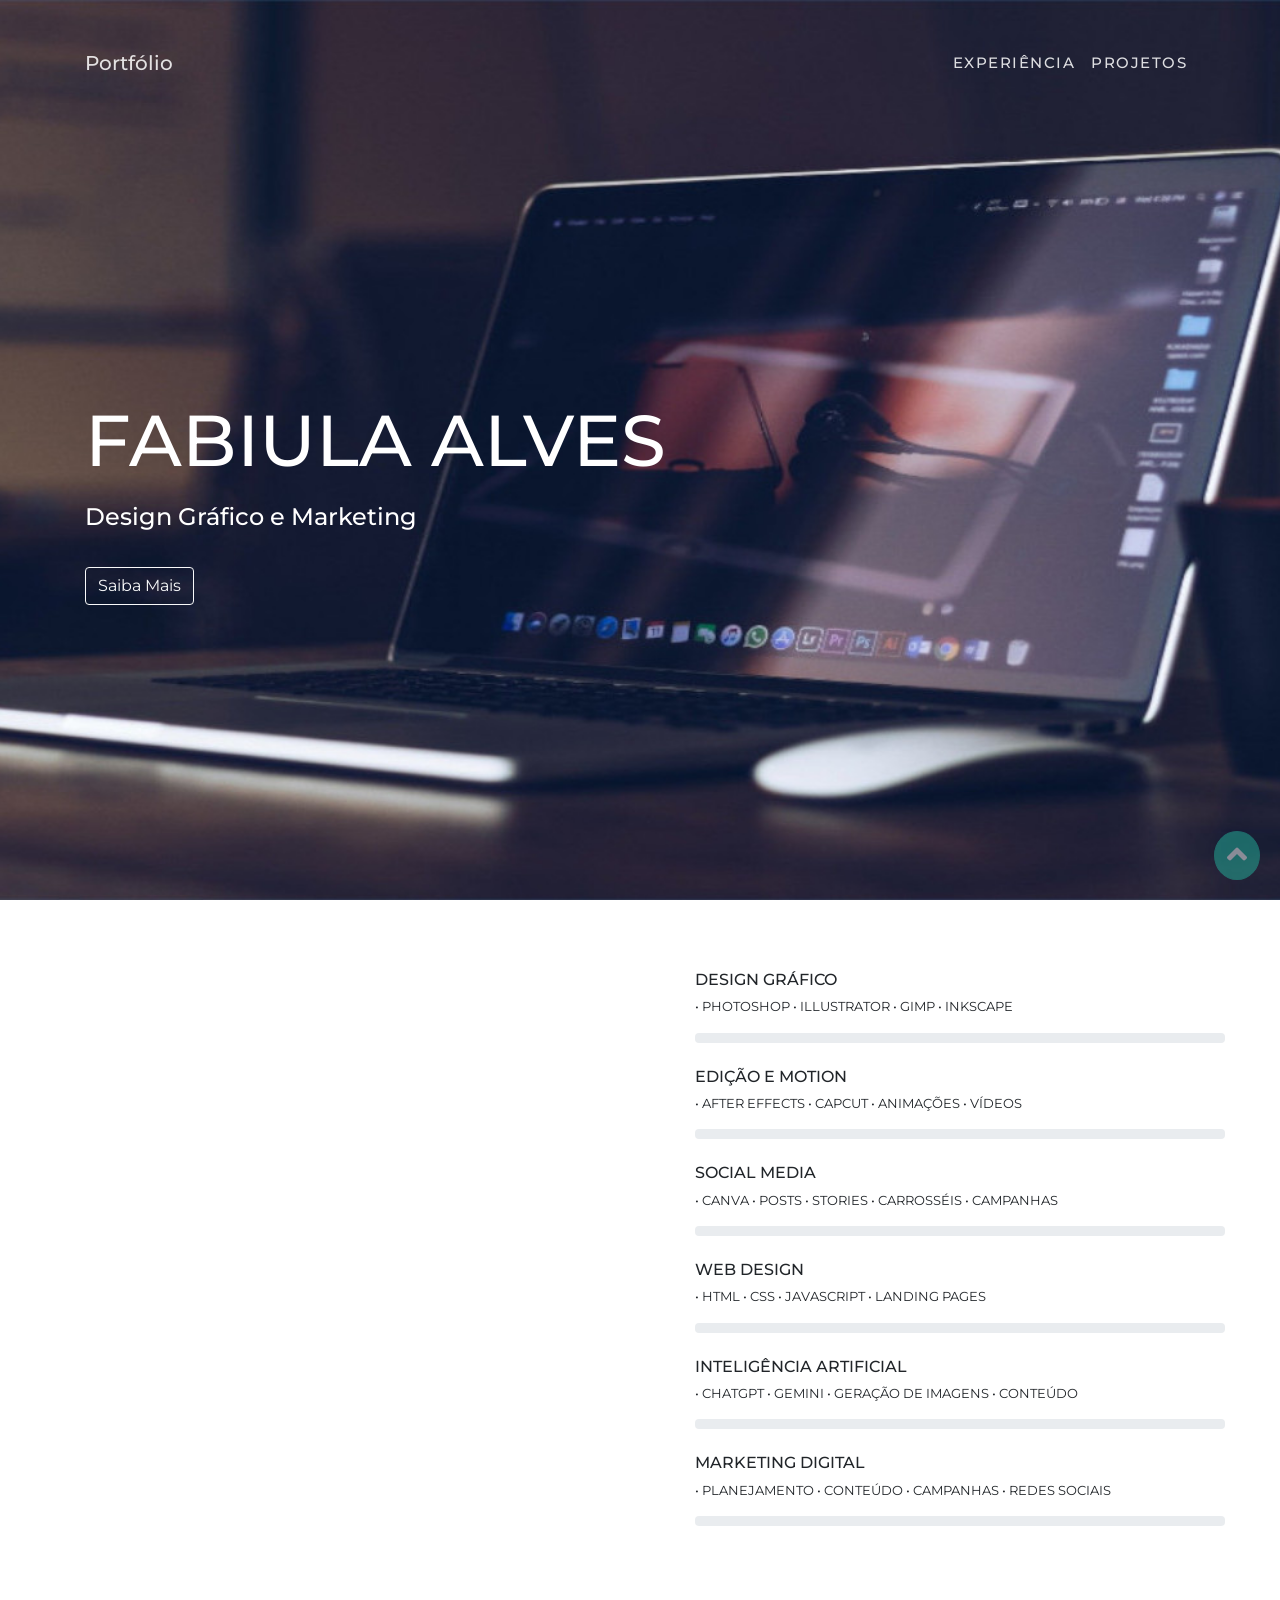
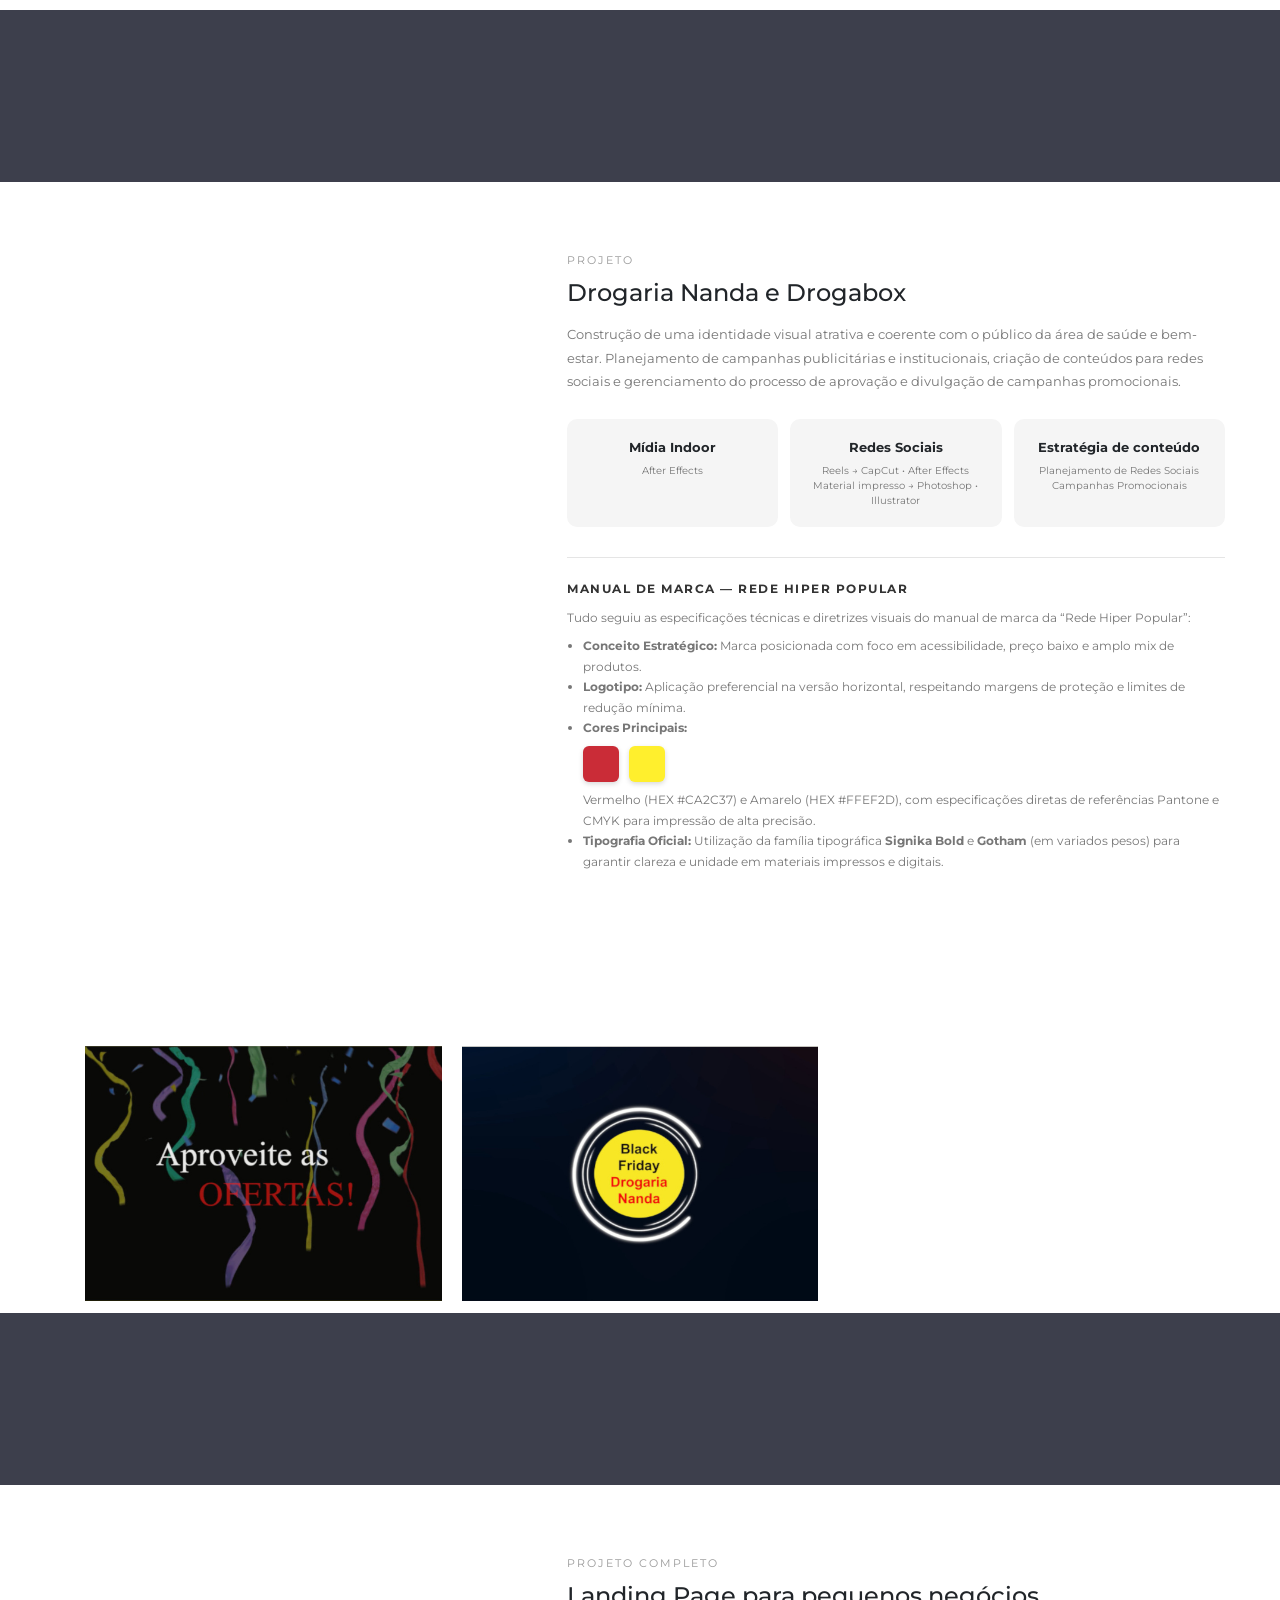
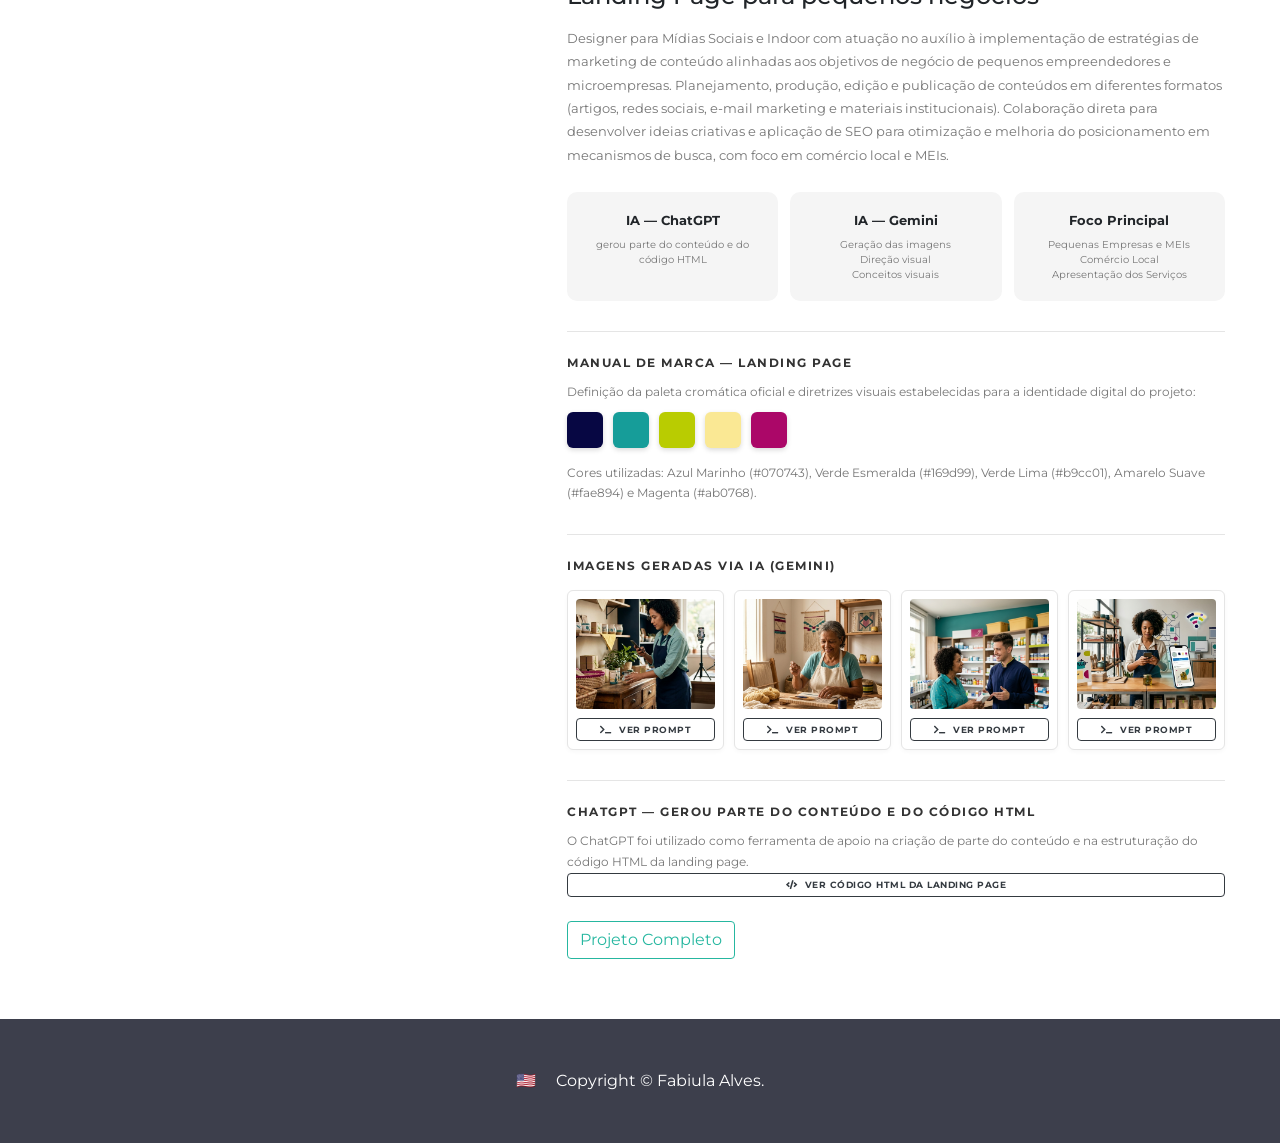
<file: index.html>
<!DOCTYPE html>
<html lang="pt-BR">

<head>

  <meta charset="UTF-8">

  <meta http-equiv="X-UA-Compatible" content="IE=edge">

  <meta name="viewport"
        content="width=device-width, initial-scale=1">

  <title>Fabiula Alves — Portfólio</title>


  <!-- =====================================================
       FONTES
  ====================================================== -->

  <link rel="preconnect"
        href="https://fonts.gstatic.com"
        crossorigin="crossorigin"/>

  <link rel="preload"
        as="style"
        href="https://fonts.googleapis.com/css2?family=Montserrat:wght@400;500;700&display=swap"/>

  <link rel="stylesheet"
        href="https://fonts.googleapis.com/css2?family=Montserrat:wght@400;500;700&display=swap"
        media="print"
        onload="this.media='all'"/>

  <noscript>

    <link rel="stylesheet"
          href="https://fonts.googleapis.com/css2?family=Montserrat:wght@400;500;700&display=swap"/>

  </noscript>


  <!-- =====================================================
       CSS
  ====================================================== -->

  <link href="css/bootstrap.min.css?ver=1.2.0"
        rel="stylesheet">

  <link href="css/font-awesome/css/all.min.css?ver=1.2.0"
        rel="stylesheet">

  <link href="css/aos.css?ver=1.2.0"
        rel="stylesheet">

  <link href="css/ekko-lightbox.css?ver=1.2.0"
        rel="stylesheet">

  <link href="css/main.css?ver=1.2.0"
        rel="stylesheet">


  <style>

    /* =====================================================
       VÍDEOS DOS CASES
    ====================================================== */

    .case-video-column {
      flex: 0 0 40%;
      max-width: 40%;
      padding: 0 !important;
      margin: 0 !important;
      display: flex;
      align-items: stretch;
      justify-content: center;
    }

    .case-text-column {
      flex: 0 0 60%;
      max-width: 60%;
      margin: 0;
    }

    .portfolio-video-area {
      width: 100%;
      height: auto;
      display: flex;
      align-items: center;
      justify-content: center;
      background-color: #ebebea;
      padding: 0 !important;
      margin: 0 !important;
      overflow: hidden;
    }

    .portfolio-video {
      display: block;
      width: 100%;
      max-width: 360px;
      height: auto;
      margin: 0 auto !important;
      padding: 0;
      background-color: #f5f5f5;
      border: 0;
      outline: none;
      object-fit: contain;
    }

    .case-video-column,
    .portfolio-video-area,
    .portfolio-video {
      margin-top: 0 !important;
      margin-bottom: 0 !important;
    }

    .portfolio-video::-webkit-media-controls-panel {
      background-color: rgba(0,0,0,0.35);
    }

    /* =====================================================
       GALERIA
    ====================================================== */

    .portfolio-gallery {
      padding-top: 30px;
      padding-bottom: 20px;
    }

    .portfolio-gallery .card {
      border: 0;
      border-radius: 0;
      overflow: hidden;
      background: transparent;
      margin-bottom: 25px;
    }

    .portfolio-gallery .card a {
      display: block;
      overflow: hidden;
    }

    .portfolio-gallery img {
      display: block;
      width: 100%;
      height: auto;
      transition: transform 0.4s ease;
    }

    .portfolio-gallery .card:hover img {
      transform: scale(1.03);
    }

    /* =====================================================
       DESCRIÇÃO E SEÇÕES DO PROJETO
    ====================================================== */

    .project-description {
      font-size: 13px;
      line-height: 1.8;
      color: #777;
      text-transform: none;
      margin-bottom: 25px;
    }

    .project-label {
      display: block;
      font-size: 11px;
      letter-spacing: 2px;
      color: #999;
      margin-bottom: 10px;
    }

    .project-section {
      margin-top: 30px;
      padding-top: 22px;
      border-top: 1px solid #e5e5e5;
    }

    .project-section-title {
      font-size: 12px;
      font-weight: 700;
      letter-spacing: 1.5px;
      margin-bottom: 10px;
      color: #333;
      text-transform: uppercase;
    }

    .project-section-text {
      font-size: 12px;
      line-height: 1.7;
      color: #777;
      text-transform: none;
      margin-bottom: 0;
    }

    /* =====================================================
       CARDS
    ====================================================== */

    .tech-grid {
      display: grid;
      grid-template-columns: repeat(3, 1fr);
      gap: 12px;
      margin-top: 25px;
    }

    .tech-card {
      padding: 18px 10px;
      background: #f5f5f5;
      border-radius: 10px;
      text-align: center;
      transition: all 0.3s ease;
      border: 1px solid transparent;
    }

    .tech-card strong {
      display: block;
      font-size: 13px;
      font-weight: 700;
      margin-bottom: 6px;
    }

    .tech-card span {
      display: block;
      font-size: 10px;
      color: #777;
      line-height: 1.5;
      text-transform: none;
    }

    .tech-card:hover {
      transform: translateY(-5px);
      background: #222;
      color: #fff;
      box-shadow: 0 10px 25px rgba(0,0,0,0.15);
    }

    .tech-card:hover span {
      color: #ccc;
    }

    /* =====================================================
       PALETA DE CORES E AMOSTRAS
    ====================================================== */

    .color-swatch-group {
      display: flex;
      gap: 10px;
      flex-wrap: wrap;
      margin-top: 10px;
      margin-bottom: 15px;
    }

    .color-swatch {
      width: 36px;
      height: 36px;
      border-radius: 6px;
      box-shadow: 0 2px 5px rgba(0,0,0,0.15);
      position: relative;
      transition: transform 0.2s ease;
    }

    .color-swatch:hover {
      transform: translateY(-2px);
    }

    /* =====================================================
       GALERIA DE IMAGENS DE IA (4 NA MESMA LINHA)
    ====================================================== */

    .ai-image-grid {
      display: grid;
      grid-template-columns: repeat(4, 1fr);
      gap: 10px;
      margin-top: 15px;
    }

    .ai-image-item {
      background: #fff;
      border: 1px solid #e5e5e5;
      border-radius: 6px;
      padding: 8px;
      box-shadow: 0 2px 4px rgba(0,0,0,0.03);
    }

    .ai-image-thumb {
      width: 100%;
      height: 110px;
      border-radius: 4px;
      overflow: hidden;
      margin-bottom: 8px;
    }

    .ai-image-thumb img {
      width: 100%;
      height: 100%;
      object-fit: cover;
      display: block;
      transition: transform 0.3s ease;
    }

    .ai-image-thumb:hover img {
      transform: scale(1.05);
    }

    .btn-view-prompt {
      font-size: 9px;
      letter-spacing: 0.5px;
      text-transform: uppercase;
      font-weight: 700;
      border-radius: 4px;
      padding: 4px 6px;
      width: 100%;
    }

    .prompt-box {
      background: #f8f9fa;
      border-left: 3px solid #169d99;
      border-radius: 4px;
      padding: 8px;
      margin-top: 8px;
      font-size: 9px;
      line-height: 1.4;
      color: #444;
    }

    .prompt-box code {
      display: block;
      white-space: pre-wrap;
      font-family: inherit;
      color: #555;
      background: transparent;
      padding: 0;
    }

    /* =====================================================
       RESPONSIVIDADE
    ====================================================== */

    img {
      max-width: 100%;
      height: auto;
    }

    video {
      max-width: 100%;
    }

    .row {
      margin-left: 0;
      margin-right: 0;
    }

    @media (max-width: 991px) {
      .case-video-column {
        flex: 0 0 42%;
        max-width: 42%;
      }
      .case-text-column {
        flex: 0 0 58%;
        max-width: 58%;
      }
      .portfolio-video {
        max-width: 300px;
      }
      .ai-image-grid {
        grid-template-columns: repeat(2, 1fr);
      }
    }

    @media (max-width: 767px) {
      .case-video-column,
      .case-text-column {
        flex: 0 0 100%;
        max-width: 100%;
      }
      .portfolio-video {
        width: 100%;
        max-width: 350px;
      }
      .tech-grid {
        grid-template-columns: repeat(2, 1fr);
      }
    }

    @media (max-width: 480px) {
      .portfolio-video {
        width: 100%;
        max-width: 100%;
      }
      .tech-grid {
        grid-template-columns: 1fr;
      }
      .ai-image-grid {
        grid-template-columns: 1fr;
      }
    }

  </style>

  <noscript>

    <style type="text/css">

      [data-aos] {

        opacity: 1 !important;

        transform: translate(0) scale(1) !important;

      }

    </style>

  </noscript>

</head>


<body id="top">


<!-- =====================================================
     HEADER
====================================================== -->

<header class="d-flex flex-column">

  <div class="container pt-4">

    <nav class="navbar navbar-expand-lg navbar-dark bg-transparent px-0">

      <a class="text-white navbar-brand" href="#">
        Portfólio
      </a>

      <button class="navbar-toggler"
              type="button"
              data-toggle="collapse"
              data-target="#da-navbarNav"
              aria-controls="da-navbarNav"
              aria-expanded="false"
              aria-label="Abrir menu">
        <span class="navbar-toggler-icon"></span>
      </button>

      <div class="collapse navbar-collapse text-uppercase" id="da-navbarNav">
        <ul class="navbar-nav ml-auto">
          <li class="nav-item">
            <a class="nav-link smooth-scroll" href="#projects">
              Experiência
            </a>
          </li>
          <li class="nav-item">
            <a class="nav-link smooth-scroll" href="#gallery">
              Projetos
            </a>
          </li>
        </ul>
      </div>

    </nav>

  </div>


  <!-- =====================================================
       HERO
  ====================================================== -->

  <div class="da-home-page-text flex-grow-1 d-flex align-items-center"
       data-aos="fade-right"
       data-aos-duration="1000">

    <div class="container">
      <div class="col-md-10 col-sm-12 px-0 mx-0">
        <h2 class="display-3 text-uppercase">
          Fabiula Alves
        </h2>
        <h3 class="h4 mt-3">
          Design Gráfico e Marketing
        </h3>
        <a class="smooth-scroll btn btn-outline-light mt-4" href="#projects">
          Saiba Mais
        </a>
      </div>
    </div>

  </div>

</header>


<div class="page-content">

<div>


<!-- =====================================================
     EXPERIÊNCIA
====================================================== -->

<div class="da-expertise" id="projects">

  <div class="row mx-0">

    <div class="col-md-6 px-0 da-exp-image"
         style="background-image: url('images/foto-1.jpg')"
         data-aos="zoom-in">
    </div>

    <div class="col-md-6 da-exp-skills">

      <div class="container text-uppercase">

        <!-- DESIGN GRÁFICO -->
        <div class="col px-0 mb-4">
          <h6>DESIGN GRÁFICO</h6>
          <p style="font-size: 13px;">• Photoshop • Illustrator • GIMP • Inkscape</p>
          <div class="progress" style="height: 10px;">
            <div class="progress-bar" data-aos="progress-full" data-aos-offset="10" data-aos-duration="2000" role="progressbar" style="width: 95%;"></div>
          </div>
        </div>

        <!-- EDIÇÃO E MOTION -->
        <div class="col px-0 mb-4">
          <h6>EDIÇÃO E MOTION</h6>
          <p style="font-size: 13px;">• After Effects • CapCut • Animações • Vídeos</p>
          <div class="progress" style="height: 10px;">
            <div class="progress-bar" data-aos="progress-full" data-aos-offset="10" data-aos-duration="2000" role="progressbar" style="width: 92%;"></div>
          </div>
        </div>

        <!-- SOCIAL MEDIA -->
        <div class="col px-0 mb-4">
          <h6>SOCIAL MEDIA</h6>
          <p style="font-size: 13px;">• Canva • Posts • Stories • Carrosséis • Campanhas</p>
          <div class="progress" style="height: 10px;">
            <div class="progress-bar" data-aos="progress-full" data-aos-offset="10" data-aos-duration="2000" role="progressbar" style="width: 90%;"></div>
          </div>
        </div>

        <!-- WEB DESIGN -->
        <div class="col px-0 mb-4">
          <h6>WEB DESIGN</h6>
          <p style="font-size: 13px;">• HTML • CSS • JavaScript • Landing Pages</p>
          <div class="progress" style="height: 10px;">
            <div class="progress-bar" data-aos="progress-full" data-aos-offset="10" data-aos-duration="2000" role="progressbar" style="width: 80%;"></div>
          </div>
        </div>

        <!-- IA -->
        <div class="col px-0 mb-4">
          <h6>INTELIGÊNCIA ARTIFICIAL</h6>
          <p style="font-size: 13px;">• ChatGPT • Gemini • Geração de imagens • Conteúdo</p>
          <div class="progress" style="height: 10px;">
            <div class="progress-bar" data-aos="progress-full" data-aos-offset="10" data-aos-duration="2000" role="progressbar" style="width: 85%;"></div>
          </div>
        </div>

        <!-- MARKETING -->
        <div class="col px-0 mb-4">
          <h6>MARKETING DIGITAL</h6>
          <p style="font-size: 13px;">• Planejamento • Conteúdo • Campanhas • Redes Sociais</p>
          <div class="progress" style="height: 10px;">
            <div class="progress-bar" data-aos="progress-full" data-aos-offset="10" data-aos-duration="2000" role="progressbar" style="width: 90%;"></div>
          </div>
        </div>

      </div>

    </div>

  </div>

</div>


<!-- =====================================================
     CASE 01 - TÍTULO
====================================================== -->

<div class="da-section bg-secondary text-white" id="gallery">

  <div class="container">

    <div class="row px-4">

      <div class="col-md-6 col-sm-12">

        <div class="media py-2" data-aos="flip-up">

          <i class="mr-3 fas fa-file-alt fa-3x fa-fw"></i>

          <div class="media-body">

            <div class="h1">
              Drogaria
            </div>

          </div>

        </div>

      </div>

    </div>

  </div>

</div>


<!-- =====================================================
     CASE 01 - VÍDEO + TEXTO
====================================================== -->

<div class="da-expertise">

  <div class="row mx-0">

    <!-- VÍDEO -->
    <div class="case-video-column">

      <div class="portfolio-video-area" data-aos="zoom-in">

        <video class="portfolio-video" autoplay muted loop playsinline preload="metadata">
          <source src="images/case1.mp4" type="video/mp4">
          Seu navegador não suporta a reprodução de vídeo.
        </video>

      </div>

    </div>


    <!-- TEXTO -->
    <div class="case-text-column da-exp-skills">

      <div class="container">

        <span class="project-label">PROJETO</span>

        <h3 class="h4 mb-3">Drogaria Nanda e Drogabox</h3>

        <p class="project-description">
          Construção de uma identidade visual atrativa e coerente com o público da área de saúde e bem-estar. Planejamento de campanhas publicitárias e institucionais, criação de conteúdos para redes sociais e gerenciamento do processo de aprovação e divulgação de campanhas promocionais.
        </p>

        <!-- CARDS RESTAURADOS -->
        <div class="tech-grid">

          <div class="tech-card">
            <strong>Mídia Indoor</strong>
            <span>After Effects</span>
          </div>

          <div class="tech-card">
            <strong>Redes Sociais</strong>
            <span>Reels → CapCut • After Effects</span>
            <span>Material impresso → Photoshop • Illustrator</span>
          </div>

          <div class="tech-card">
            <strong>Estratégia de conteúdo</strong>
            <span>Planejamento de Redes Sociais</span>
            <span>Campanhas Promocionais</span>
          </div>

        </div>

        <!-- MANUAL DE MARCA - DROGARIA -->
        <div class="project-section">

          <div class="project-section-title">Manual de marca — Rede Hiper Popular</div>

          <p class="project-section-text">
            Tudo seguiu as especificações técnicas e diretrizes visuais do manual de marca da “Rede Hiper Popular”:
          </p>

          <ul class="project-section-text mt-2 pl-3">
            <li><strong>Conceito Estratégico:</strong> Marca posicionada com foco em acessibilidade, preço baixo e amplo mix de produtos.</li>
            <li><strong>Logotipo:</strong> Aplicação preferencial na versão horizontal, respeitando margens de proteção e limites de redução mínima.</li>
            <li><strong>Cores Principais:</strong>
              <div class="color-swatch-group my-2">
                <div class="color-swatch" style="background-color: #CA2C37;" title="Vermelho #CA2C37"></div>
                <div class="color-swatch" style="background-color: #FFEF2D;" title="Amarelo #FFEF2D"></div>
              </div>
              Vermelho (HEX #CA2C37) e Amarelo (HEX #FFEF2D), com especificações diretas de referências Pantone e CMYK para impressão de alta precisão.
            </li>
            <li><strong>Tipografia Oficial:</strong> Utilização da família tipográfica <strong>Signika Bold</strong> e <strong>Gotham</strong> (em variados pesos) para garantir clareza e unidade em materiais impressos e digitais.</li>
          </ul>

        </div>

      </div>

    </div>

  </div>

</div>


<!-- =====================================================
     DROGARIA - GALERIA DE VÍDEOS
====================================================== -->
<!--
<div class="container da-gallery">
  <br>
  <div class="h3 pb-5 text-center" data-aos="fade-up">
    Vídeos
  </div>
  <div class="card-columns">
    <div class="card">
      <a href="https://www.youtube.com/watch?v=Lf8WHS784Us" data-toggle="lightbox" data-gallery="da-gallery">
        <img class="img-fluid" src="images/portfolio-7.jpg" alt="Gallery Image 6"/>
      </a>
    </div>
    <div class="card">
      <a href="http://www.youtube.com/watch?v=jXwz5PgUuIk&ab" data-toggle="lightbox" data-gallery="da-gallery">
        <img class="img-fluid" src="images/portfolio-8.jpg" alt="Gallery Image 7"/>
      </a>
    </div>
  </div>
</div>
-->
<div class="container da-gallery">
  <br>
  <div class="h3 pb-5 text-center" data-aos="fade-up">
    Vídeos
  </div>

  <div class="card-columns">

    <div class="card">
      <a href="https://www.youtube.com/watch?v=Lf8WHS784Us"
         data-toggle="lightbox"
         data-gallery="da-gallery">
        <img class="img-fluid"
             src="images/portfolio-7.jpg"
             alt="Vídeo 1">
      </a>
    </div>

    <div class="card">
      <a href="https://www.youtube.com/watch?v=jXwz5PgUuIk"
         data-toggle="lightbox"
         data-gallery="da-gallery">
        <img class="img-fluid"
             src="images/portfolio-8.jpg"
             alt="Vídeo 2">
      </a>
    </div>

  </div>
</div>

<!-- =====================================================
     CASE 02 - TÍTULO
====================================================== -->

<div class="da-section bg-secondary text-white">

  <div class="container">

    <div class="row px-4">

      <div class="col-md-6 col-sm-12">

        <div class="media py-2" data-aos="flip-up">

          <i class="mr-3 fas fa-laptop-code fa-3x fa-fw"></i>

          <div class="media-body">

            <div class="h1">
              Landing Page
            </div>

          </div>

        </div>

      </div>

    </div>

  </div>

</div>


<!-- =====================================================
     CASE 02 - VÍDEO + TEXTO
====================================================== -->

<div class="da-expertise">

  <div class="row mx-0">

    <!-- VÍDEO -->
    <div class="case-video-column">

      <div class="portfolio-video-area" data-aos="zoom-in">

        <video class="portfolio-video" autoplay muted loop playsinline preload="metadata">
          <source src="images/case2.mp4" type="video/mp4">
          Seu navegador não suporta a reprodução de vídeo.
        </video>

      </div>

    </div>


    <!-- TEXTO -->
    <div class="case-text-column da-exp-skills">

      <div class="container">

        <span class="project-label">PROJETO COMPLETO</span>

        <h3 class="h4 mb-3">Landing Page para pequenos negócios</h3>

        <p class="project-description">
          Designer para Mídias Sociais e Indoor com atuação no auxílio à implementação de estratégias de marketing de conteúdo alinhadas aos objetivos de negócio de pequenos empreendedores e microempresas. Planejamento, produção, edição e publicação de conteúdos em diferentes formatos (artigos, redes sociais, e-mail marketing e materiais institucionais). Colaboração direta para desenvolver ideias criativas e aplicação de SEO para otimização e melhoria do posicionamento em mecanismos de busca, com foco em comércio local e MEIs.
        </p>

        <!-- CARDS RESTAURADOS -->
        <div class="tech-grid">

          <div class="tech-card">
            <strong>IA — ChatGPT</strong>
            <span>gerou parte do conteúdo e do código HTML</span>
          </div>

          <div class="tech-card">
            <strong>IA — Gemini</strong>
            <span>Geração das imagens</span>
            <span>Direção visual</span>
            <span>Conceitos visuais</span>
          </div>

          <div class="tech-card">
            <strong>Foco Principal</strong>
            <span>Pequenas Empresas e MEIs</span>
            <span>Comércio Local</span>
            <span>Apresentação dos Serviços</span>
          </div>

        </div>

        <!-- MANUAL DE MARCA - LANDING PAGE -->
        <div class="project-section">
          <div class="project-section-title">Manual de marca — Landing Page</div>
          <p class="project-section-text">
            Definição da paleta cromática oficial e diretrizes visuais estabelecidas para a identidade digital do projeto:
          </p>
          <div class="color-swatch-group">
            <div class="color-swatch" style="background-color: #070743;" title="#070743"></div>
            <div class="color-swatch" style="background-color: #169d99;" title="#169d99"></div>
            <div class="color-swatch" style="background-color: #b9cc01;" title="#b9cc01"></div>
            <div class="color-swatch" style="background-color: #fae894;" title="#fae894"></div>
            <div class="color-swatch" style="background-color: #ab0768;" title="#ab0768"></div>
          </div>
          <p class="project-section-text">
            Cores utilizadas: Azul Marinho (#070743), Verde Esmeralda (#169d99), Verde Lima (#b9cc01), Amarelo Suave (#fae894) e Magenta (#ab0768).
          </p>
        </div>

        <!-- GALERIA DAS IMAGENS DE IA (4 NA MESMA LINHA) -->
        <div class="project-section">
          <div class="project-section-title">Imagens Geradas via IA (Gemini)</div>
          
          <div class="ai-image-grid">
            
            <!-- MINIATURA 1 -->
            <div class="ai-image-item">
              <div class="ai-image-thumb">
                <img src="images/hero.png" alt="Hero Business Image" />
              </div>
              <button class="btn btn-outline-dark btn-view-prompt"
                      type="button"
                      data-toggle="collapse"
                      data-target="#prompt1"
                      aria-expanded="false"
                      aria-controls="prompt1">
                <i class="fas fa-terminal mr-1"></i> Ver Prompt
              </button>
              <div class="collapse" id="prompt1">
                <div class="prompt-box">
                  <code>Create a high-end editorial photograph for a Brazilian small-business communication design portfolio website. Scene: an authentic Brazilian micro-entrepreneur working inside their small local business... Color direction inspired by: deep navy #070743, teal #169d99, lime #b9cc01, soft yellow #fae894, magenta #ab0768. Style: contemporary Brazilian editorial photography... No text in the image. Ultra realistic photography.</code>
                </div>
              </div>
            </div>

            <!-- MINIATURA 2 -->
            <div class="ai-image-item">
              <div class="ai-image-thumb">
                <img src="images/artesanato.png" alt="Artisan Image" />
              </div>
              <button class="btn btn-outline-dark btn-view-prompt"
                      type="button"
                      data-toggle="collapse"
                      data-target="#prompt2"
                      aria-expanded="false"
                      aria-controls="prompt2">
                <i class="fas fa-terminal mr-1"></i> Ver Prompt
              </button>
              <div class="collapse" id="prompt2">
                <div class="prompt-box">
                  <code>Create an editorial campaign photograph celebrating Brazilian local craftsmanship and handmade products. Scene: a Brazilian artisan working in a small creative studio or home workshop, surrounded by carefully arranged handmade products, natural materials, tools and finished pieces... Color palette inspired by: #070743 navy, #169d99 teal, #b9cc01 lime, #fae894 warm yellow, #ab0768 magenta... No text in the image.</code>
                </div>
              </div>
            </div>

            <!-- MINIATURA 3 -->
            <div class="ai-image-item">
              <div class="ai-image-thumb">
                <img src="images/drogaria.png" alt="Pharmacy Image" />
              </div>
              <button class="btn btn-outline-dark btn-view-prompt"
                      type="button"
                      data-toggle="collapse"
                      data-target="#prompt3"
                      aria-expanded="false"
                      aria-controls="prompt3">
                <i class="fas fa-terminal mr-1"></i> Ver Prompt
              </button>
              <div class="collapse" id="prompt3">
                <div class="prompt-box">
                  <code>Create a sophisticated editorial commercial photograph for a Brazilian neighborhood pharmacy communication campaign. Scene: a small modern Brazilian neighborhood pharmacy with an approachable, human atmosphere. A local customer is interacting naturally with a pharmacy professional... Color direction: deep navy #070743, teal #169d99, lime #b9cc01, warm yellow #fae894, magenta #ab0768... No text in the image.</code>
                </div>
              </div>
            </div>

            <!-- MINIATURA 4 -->
            <div class="ai-image-item">
              <div class="ai-image-thumb">
                <img src="images/solucao.png" alt="Business Image" />
              </div>
              <button class="btn btn-outline-dark btn-view-prompt"
                      type="button"
                      data-toggle="collapse"
                      data-target="#prompt4"
                      aria-expanded="false"
                      aria-controls="prompt4">
                <i class="fas fa-terminal mr-1"></i> Ver Prompt
              </button>
              <div class="collapse" id="prompt4">
                <div class="prompt-box">
                  <code>Create a conceptual editorial photograph representing the connection between a small local business and its digital communication. A Brazilian small-business owner is working at the counter of their business while using a smartphone to photograph a product... Color palette: #070743 #169d99 #b9cc01 #fae894 #ab0768... No text in the image.</code>
                </div>
              </div>
            </div>

          </div>
        </div>

<!-- =====================================================
     CÓDIGO HTML GERADO COM CHATGPT
====================================================== -->
<div class="project-section">
  <div class="project-section-title">
    ChatGPT — gerou parte do conteúdo e do código HTML
  </div>
  <p class="project-section-text">
    O ChatGPT foi utilizado como ferramenta de apoio na criação de parte
    do conteúdo e na estruturação do código HTML da landing page.
  </p>
  <button class="btn btn-outline-dark btn-view-prompt"
          type="button"
          data-toggle="collapse"
          data-target="#chatgptHtmlCode"
          aria-expanded="false"
          aria-controls="chatgptHtmlCode">
    <i class="fas fa-code mr-1"></i>
    Ver código HTML da Landing Page
  </button>
  <div class="collapse mt-3" id="chatgptHtmlCode">
    <div class="prompt-box"
         style="max-height: 600px; overflow-y: auto;">
      <pre style="
        margin: 0;
        white-space: pre-wrap;
        word-break: break-word;
        font-family: monospace;
        font-size: 10px;
        line-height: 1.5;
        color: #555;
        background: transparent;
      "><code>&lt;!DOCTYPE html&gt;
&lt;html lang="pt-BR"&gt;
&lt;head&gt;
  &lt;meta charset="UTF-8"&gt;
  &lt;meta
    name="viewport"
    content="width=device-width, initial-scale=1.0"&gt;
  &lt;meta name="description" content="Design, conteúdo e comunicação para pequenos negócios."&gt;
  &lt;title&gt;
    Você cuida do negócio. Eu cuido da comunicação.
  &lt;/title&gt;
  &lt;style&gt;
    /* =====================================================
       CORES
    ===================================================== */
    :root {
      --navy: #070743;
      --teal: #169d99;
      --lime: #b9cc01;
      --yellow: #fae894;
      --magenta: #ab0768;
      --cream: #fffdf4;
      --white: #ffffff;
      --black: #151526;
      --gray: #68687a;
      --light-gray: #e8e8ee;
      --radius: 24px;
      --radius-small: 16px;
      --shadow: 0 20px 60px rgba(7, 7, 67, .12);
      --transition: .3s ease;
    }
    /* =====================================================
       RESET
    ===================================================== */
    * {
      margin: 0;
      padding: 0;
      box-sizing: border-box;
    }
    html {
      scroll-behavior: smooth;
    }
    body {
      font-family: Arial, Helvetica, sans-serif;
      background: var(--cream);
      color: var(--black);
      line-height: 1.5;
      overflow-x: hidden;
    }
    img {
      width: 100%;
      display: block;
    }
    a {
      color: inherit;
      text-decoration: none;
    }
    button,
    input,
    textarea {
      font: inherit;
    }
    /* =====================================================
       HEADER
    ===================================================== */
    header {
      position: fixed;
      top: 0;
      left: 0;
      width: 100%;
      z-index: 1000;
      padding: 18px 5%;
      transition:
        var(--transition);
    }
    header.scrolled {
      background: rgba(7, 7, 67, .96);
      backdrop-filter: blur(14px);
    }
    nav {
      max-width: 1200px;
      margin: 0 auto;
      display: flex;
      align-items: center;
      justify-content: space-between;
    }
    .logo {
      color: var(--white);
      font-size: 1.1rem;
      font-weight: 900;
      letter-spacing: -.04em;
    }
    .nav-links {
      display: flex;
      align-items: center;
      gap: 30px;
      color: white;
      font-size: .9rem;
      font-weight: 700;
    }
    .nav-cta {
      background: var(--lime);
      color: var(--navy);
      padding: 12px 20px;
      border-radius: 999px;
      transition: var(--transition);
    }
    .nav-cta:hover {
      background: var(--yellow);
      transform: translateY(-2px);
    }
    .menu-toggle {
      display: none;
      border: none;
      background: transparent;
      color: white;
      font-size: 1.8rem;
      cursor: pointer;
    }
    /* =====================================================
       HERO
    ===================================================== */
    .hero {
      min-height: 100vh;
      background: var(--navy);
      color: white;
      display: grid;
      grid-template-columns: 1.05fr .95fr;
      align-items: center;
      gap: 80px;
      padding: 140px 5% 90px;
      position: relative;
      overflow: hidden;
    }
    .hero::before {
      content: "";
      position: absolute;
      width: 500px;
      height: 500px;
      background: var(--magenta);
      border-radius: 50%;
      filter: blur(130px);
      opacity: .22;
      right: -200px;
      top: -180px;
    }
    .hero-content {
      max-width: 850px;
      position: relative;
      z-index: 2;
    }
    .eyebrow {

      display:
        inline-block;

      color:
        var(--yellow);

      font-size:
        .75rem;

      font-weight:
        900;

      text-transform:
        uppercase;

      letter-spacing:
        .14em;

      margin-bottom:
        28px;

    }


    .hero-title {

      font-size:
        clamp(3.2rem, 7vw, 7rem);

      line-height:
        .92;

      letter-spacing:
        -.075em;

      margin-bottom:
        40px;

      max-width:
        900px;

    }


    .hero-title .title-blue {

      color:
        var(--white);

    }


    .hero-title .title-teal {

      color:
        var(--teal);

    }


    .hero-title .title-part + .title-part {

      margin-left:
        .22em;

    }


    .hero-text {

      max-width:
        560px;

      color:
        rgba(255,255,255,.78);

      font-size:
        1.15rem;

      line-height:
        1.65;

      margin-bottom:
        38px;

    }


    .primary-btn {

      display:
        inline-flex;

      align-items:
        center;

      justify-content:
        center;

      gap:
        10px;

      background:
        var(--lime);

      color:
        var(--navy);

      padding:
        18px 25px;

      border-radius:
        999px;

      font-weight:
        900;

      transition:
        var(--transition);

    }


    .primary-btn:hover {

      background:
        var(--yellow);

      transform:
        translateY(-4px);

      box-shadow:
        0 15px 35px
        rgba(185,204,1,.25);

    }


    .hero-image {

      position:
        relative;

      z-index:
        2;

    }


    .hero-image img {

      height:
        650px;

      object-fit:
        cover;

      border-radius:
        var(--radius);

      box-shadow:
        0 30px 80px
        rgba(0,0,0,.35);

    }


    /* =====================================================
       ANIMAÇÃO
    ===================================================== */

    .reveal {

      opacity:
        0;

      transform:
        translateY(30px);

      transition:
        opacity .7s ease,
        transform .7s ease;

    }


    .reveal.visible {

      opacity:
        1;

      transform:
        translateY(0);

    }


    /* =====================================================
       LABEL
    ===================================================== */

    .section-label {

      color:
        var(--magenta);

      font-size:
        .75rem;

      font-weight:
        900;

      text-transform:
        uppercase;

      letter-spacing:
        .14em;

      margin-bottom:
        24px;

    }


    /* =====================================================
       PAIN
    ===================================================== */

    .pain {

      background:
        var(--yellow);

      padding:
        130px 5% 120px;

    }


    .pain-inner {

      max-width:
        1200px;

      margin:
        0 auto;

    }


    .pain h2 {

      max-width:
        850px;

      color:
        var(--navy);

      font-size:
        clamp(2.8rem, 5vw, 5.3rem);

      line-height:
        .92;

      letter-spacing:
        -.065em;

      margin-bottom:
        65px;

    }


    .pain-grid {

      display:
        grid;

      grid-template-columns:
        repeat(5, 1fr);

      gap:
        12px;

    }


    .pain-card {

      min-height:
        210px;

      background:
        var(--cream);

      padding:
        25px;

      border-radius:
        var(--radius-small);

      display:
        flex;

      flex-direction:
        column;

      justify-content:
        space-between;

      transition:
        var(--transition);

    }


    .pain-card:hover {

      transform:
        translateY(-8px);

      background:
        white;

      box-shadow:
        var(--shadow);

    }


    .pain-card span {

      font-size:
        1.8rem;

    }


    .pain-card p {

      color:
        var(--navy);

      font-size:
        1.05rem;

      font-weight:
        800;

      line-height:
        1.15;

    }


    .pain-answer {

      text-align:
        center;

      color:
        var(--navy);

      font-size:
        clamp(1.8rem, 3vw, 3rem);

      font-weight:
        900;

      letter-spacing:
        -.04em;

      margin-top:
        90px;

      padding:
        0 20px;

    }


    /* =====================================================
       SOLUÇÃO
    ===================================================== */

    .solution {

      background:
        var(--cream);

      padding:
        140px 5% 130px;

    }


    .solution-inner {

      max-width:
        1200px;

      margin:
        0 auto;

      display:
        grid;

      grid-template-columns:
        1fr 1fr;

      gap:
        75px;

      align-items:
        center;

    }


    .solution h2 {

      color:
        var(--navy);

      font-size:
        clamp(2.8rem, 5vw, 5rem);

      line-height:
        .95;

      letter-spacing:
        -.065em;

      margin-bottom:
        42px;

    }


    .solution-title .highlight {

      color:
        var(--teal);

    }


    .solution-intro {

      max-width:
        560px;

      color:
        var(--gray);

      font-size:
        1.1rem;

      line-height:
        1.7;

    }


    .solution-image {

      position:
        relative;

    }


    .solution-image img {

      width:
        100%;

      height:
        520px;

      object-fit:
        cover;

      border-radius:
        var(--radius);

      box-shadow:
        0 25px 60px
        rgba(7,7,67,.15);

    }


    .image-caption {

      position:
        absolute;

      left:
        20px;

      bottom:
        20px;

      max-width:
        280px;

      padding:
        14px 18px;

      border-radius:
        12px;

      background:
        var(--navy);

      color:
        white;

      font-size:
        .85rem;

      font-weight:
        700;

      line-height:
        1.3;

    }


    .solution-list {

      grid-column:
        1 / -1;

      display:
        grid;

      grid-template-columns:
        repeat(2, 1fr);

      gap:
        12px;

    }


    .solution-item {

      padding:
        22px 24px;

      border-radius:
        var(--radius-small);

      background:
        white;

      border:
        1px solid
        var(--light-gray);

      display:
        flex;

      align-items:
        center;

      justify-content:
        space-between;

      transition:
        var(--transition);

    }


    .solution-item:hover {

      background:
        var(--teal);

      color:
        white;

      transform:
        translateX(7px);

    }


    /* =====================================================
       PARA QUEM É
    ===================================================== */

    .businesses {

      background:
        var(--navy);

      color:
        white;

      padding:
        140px 5%;

    }


    .businesses-inner {

      max-width:
        1200px;

      margin:
        0 auto;

    }


    .businesses .section-label {

      color:
        var(--yellow);

    }


    .businesses h2 {

      max-width:
        1000px;

      font-size:
        clamp(2.8rem, 5vw, 5.2rem);

      line-height:
        .95;

      letter-spacing:
        -.065em;

      margin-bottom:
        48px;

    }


    .business-title-first {

      color:
        var(--white);

    }


    .business-title-second {

      color:
        var(--lime);

      margin-left:
        .18em;

    }


    .businesses-intro {

      max-width:
        720px;

      color:
        rgba(255,255,255,.72);

      font-size:
        1.1rem;

      line-height:
        1.7;

      margin-bottom:
        70px;

    }


    .business-grid {

      display:
        grid;

      grid-template-columns:
        repeat(4, 1fr);

      gap:
        15px;

    }


    .business-card {

      min-height:
        350px;

      padding:
        30px;

      border-radius:
        var(--radius);

      display:
        flex;

      flex-direction:
        column;

      justify-content:
        space-between;

      overflow:
        hidden;

      transition:
        var(--transition);

    }


    .business-card:hover {

      transform:
        translateY(-8px);

      box-shadow:
        0 25px 50px
        rgba(0,0,0,.2);

    }


    .business-card:nth-child(1) {

      background:
        var(--teal);

    }


    .business-card:nth-child(2) {

      background:
        var(--magenta);

    }


    .business-card:nth-child(3) {

      background:
        var(--lime);

      color:
        var(--navy);

    }


    .business-card:nth-child(4) {

      background:
        var(--yellow);

      color:
        var(--navy);

    }


    .business-icon {

      font-size:
        .85rem;

      font-weight:
        900;

      letter-spacing:
        .12em;

      opacity:
        .8;

    }


    .business-card h3 {

      font-size:
        1.9rem;

      line-height:
        .95;

      letter-spacing:
        -.05em;

      margin-bottom:
        15px;

    }


    .business-card p {

      margin:
        0;

      line-height:
        1.5;

      opacity:
        .8;

    }


    .businesses-bottom {

      margin-top:
        110px;

      padding-top:
        65px;

      border-top:
        1px solid
        rgba(255,255,255,.18);

      text-align:
        center;

    }


    .businesses-bottom strong {

      display:
        block;

      color:
        var(--yellow);

      font-size:
        clamp(1.8rem, 3vw, 2.7rem);

      line-height:
        1.05;

    }


    .businesses-bottom span {

      display:
        block;

      max-width:
        600px;

      margin:
        25px auto 0;

      color:
        rgba(255,255,255,.7);

      font-size:
        1.1rem;

    }


    /* =====================================================
       RESULTADOS
    ===================================================== */

    .results {

      background:
        white;

      padding:
        140px 5%;

    }


    .results-inner {

      max-width:
        1200px;

      margin:
        0 auto;

    }


    .results h2 {

      max-width:
        900px;

      color:
        var(--navy);

      font-size:
        clamp(2.8rem, 5vw, 5rem);

      line-height:
        .92;

      letter-spacing:
        -.065em;

      margin-bottom:
        75px;

    }


    .result-grid {

      display:
        grid;

      grid-template-columns:
        repeat(4, 1fr);

      gap:
        25px;

    }


    .result {

      padding:
        30px 20px 20px 0;

      border-top:
        5px solid
        var(--teal);

    }


    .result:nth-child(2) {

      border-color:
        var(--magenta);

    }


    .result:nth-child(3) {

      border-color:
        var(--lime);

    }


    .result:nth-child(4) {

      border-color:
        var(--yellow);

    }


    .result h3 {

      color:
        var(--navy);

      font-size:
        1.6rem;

      margin-bottom:
        15px;

    }


    .result p {

      color:
        var(--gray);

      line-height:
        1.6;

    }


    /* =====================================================
       PROCESSO
    ===================================================== */

    .process {

      background:
        var(--teal);

      color:
        white;

      padding:
        140px 5%;

    }


    .process-inner {

      max-width:
        1200px;

      margin:
        0 auto;

    }


    .process .section-label {

      color:
        var(--yellow);

    }


    .process h2 {

      max-width:
        1000px;

      font-size:
        clamp(2.8rem, 5vw, 5rem);

      line-height:
        .95;

      letter-spacing:
        -.065em;

      margin-bottom:
        85px;

    }


    .process-title-one {

      color:
        var(--white);

    }


    .process-title-two {

      color:
        var(--yellow);

      margin-left:
        .18em;

    }


    .process-grid {

      display:
        grid;

      grid-template-columns:
        repeat(4, 1fr);

      gap:
        15px;

    }


    .step {

      min-height:
        300px;

      background:
        rgba(255,255,255,.11);

      border:
        1px solid
        rgba(255,255,255,.12);

      border-radius:
        var(--radius);

      padding:
        30px;

      display:
        flex;

      flex-direction:
        column;

      justify-content:
        space-between;

      transition:
        var(--transition);

    }


    .step:hover {

      background:
        rgba(255,255,255,.18);

      transform:
        translateY(-7px);

    }


    .step-number {

      width:
        48px;

      height:
        48px;

      display:
        flex;

      align-items:
        center;

      justify-content:
        center;

      border-radius:
        50%;

      background:
        var(--yellow);

      color:
        var(--navy);

      font-size:
        .85rem;

      font-weight:
        900;

    }


    .step-content {

      margin-top:
        40px;

    }


    .step h3 {

      font-size:
        1.55rem;

      line-height:
        1;

      margin-bottom:
        15px;

    }


    .step p {

      color:
        rgba(255,255,255,.72);

      line-height:
        1.55;

    }


    /* =====================================================
       SERVIÇOS
    ===================================================== */

    .services {

      background:
        var(--cream);

      padding:
        140px 5%;

    }


    .services-inner {

      max-width:
        1200px;

      margin:
        0 auto;

    }


    .services h2 {

      max-width:
        1000px;

      color:
        var(--navy);

      font-size:
        clamp(2.8rem, 5vw, 5rem);

      line-height:
        .95;

      letter-spacing:
        -.065em;

      margin-bottom:
        75px;

    }


    .services-title-first {

      color:
        var(--navy);

    }


    .services-title-second {

      color:
        var(--magenta);

      margin-left:
        .18em;

    }


    .service-list {

      border-top:
        1px solid
        #dddde5;

    }


    .service {

      display:
        grid;

      grid-template-columns:
        70px 1fr 1fr;

      gap:
        25px;

      align-items:
        center;

      padding:
        30px 0;

      border-bottom:
        1px solid
        #dddde5;

    }


    .service-number {

      color:
        var(--magenta);

      font-weight:
        900;

    }


    .service h3 {

      color:
        var(--navy);

      font-size:
        1.35rem;

    }


    .service p {

      color:
        var(--gray);

      line-height:
        1.5;

    }


    /* =====================================================
       PORTFÓLIO
    ===================================================== */

    .portfolio {

      background:
        var(--yellow);

      padding:
        140px 5%;

    }


    .portfolio-inner {

      max-width:
        1200px;

      margin:
        0 auto;

    }


    .portfolio h2 {

      max-width:
        1000px;

      color:
        var(--navy);

      font-size:
        clamp(2.8rem, 5vw, 5rem);

      line-height:
        .95;

      letter-spacing:
        -.065em;

      margin-bottom:
        75px;

    }


    .portfolio-title-first {

      color:
        var(--navy);

    }


    .portfolio-title-second {

      color:
        var(--magenta);

      margin-left:
        .18em;

    }


    .portfolio-grid {

      display:
        grid;

      grid-template-columns:
        repeat(2, 1fr);

      gap:
        20px;

    }


    .portfolio-card {

      background:
        white;

      border-radius:
        var(--radius);

      overflow:
        hidden;

      box-shadow:
        0 15px 40px
        rgba(7,7,67,.08);

    }


    .portfolio-card img {

      height:
        400px;

      object-fit:
        cover;

    }


    .portfolio-content {

      padding:
        28px;

    }


    .portfolio-content h3 {

      color:
        var(--navy);

      font-size:
        1.6rem;

      margin-bottom:
        8px;

    }


    .portfolio-content p {

      color:
        var(--gray);

    }


    /* =====================================================
       CTA FINAL
    ===================================================== */

    .final-cta {

      background:
        var(--magenta);

      color:
        white;

      padding:
        160px 5%;

      text-align:
        center;

    }


    .final-cta-inner {

      max-width:
        1050px;

      margin:
        0 auto;

    }


    .final-cta h2 {

      font-size:
        clamp(3.2rem, 7vw, 7rem);

      line-height:
        .92;

      letter-spacing:
        -.075em;

      margin-bottom:
        45px;

    }


    .final-title-first {

      color:
        var(--white);

    }


    .final-title-second {

      color:
        var(--yellow);

      margin-left:
        .18em;

    }


    .final-cta p {

      max-width:
        650px;

      margin:
        0 auto 42px;

      font-size:
        1.15rem;

      line-height:
        1.65;

      color:
        rgba(255,255,255,.85);

    }


    .cta-button {

      display:
        inline-flex;

      align-items:
        center;

      justify-content:
        center;

      background:
        var(--yellow);

      color:
        var(--navy);

      padding:
        18px 30px;

      border-radius:
        999px;

      font-weight:
        900;

      transition:
        var(--transition);

    }


    .cta-button:hover {

      background:
        white;

      transform:
        scale(1.04);

    }


    /* =====================================================
       CONTATO
    ===================================================== */

    .contact {

      background:
        var(--cream);

      padding:
        140px 5%;

    }


    .contact-inner {

      max-width:
        800px;

      margin:
        0 auto;

    }


    .contact h2 {

      color:
        var(--navy);

      font-size:
        clamp(2.8rem, 5vw, 5rem);

      line-height:
        .92;

      letter-spacing:
        -.065em;

      margin-bottom:
        45px;

    }


    form {

      display:
        grid;

      gap:
        15px;

    }


    input,
    textarea {

      width:
        100%;

      padding:
        17px;

      border:
        1px solid
        #dddde5;

      border-radius:
        var(--radius-small);

      background:
        white;

      outline:
        none;

      transition:
        var(--transition);

    }


    input:focus,
    textarea:focus {

      border-color:
        var(--teal);

      box-shadow:
        0 0 0 3px
        rgba(22,157,153,.1);

    }


    textarea {

      min-height:
        150px;

      resize:
        vertical;

    }


    .submit-btn {

      border:
        none;

      cursor:
        pointer;

      padding:
        18px;

      border-radius:
        999px;

      background:
        var(--navy);

      color:
        white;

      font-weight:
        900;

      transition:
        var(--transition);

    }


    .submit-btn:hover {

      background:
        var(--teal);

    }


    #form-message {

      display:
        none;

      margin-top:
        15px;

      padding:
        15px;

      background:
        var(--yellow);

      color:
        var(--navy);

      border-radius:
        var(--radius-small);

      font-weight:
        700;

    }


    /* =====================================================
       FOOTER
    ===================================================== */

    footer {

      background:
        var(--navy);

      color:
        white;

      padding:
        50px 5%;

    }


    .footer-inner {

      max-width:
        1200px;

      margin:
        0 auto;

      display:
        flex;

      align-items:
        center;

      justify-content:
        space-between;

      gap:
        30px;

    }


    footer small {

      color:
        rgba(255,255,255,.5);

    }


    /* =====================================================
       TABLET
    ===================================================== */

    @media (max-width: 1000px) {

      .hero,
      .solution-inner {

        grid-template-columns:
          1fr;

      }


      .hero-image img {

        height:
          520px;

      }


      .pain-grid {

        grid-template-columns:
          repeat(2, 1fr);

      }


      .business-grid {

        grid-template-columns:
          repeat(2, 1fr);

      }


      .result-grid {

        grid-template-columns:
          repeat(2, 1fr);

      }


      .process-grid {

        grid-template-columns:
          repeat(2, 1fr);

      }

    }


    /* =====================================================
       MOBILE
    ===================================================== */

    @media (max-width: 700px) {

      header {

        padding:
          16px 5%;

      }


      .nav-links {

        display:
          none;

        position:
          absolute;

        left:
          5%;

        right:
          5%;

        top:
          70px;

        padding:
          25px;

        background:
          var(--navy);

        border-radius:
          var(--radius-small);

        flex-direction:
          column;

        align-items:
          stretch;

      }


      .nav-links.active {

        display:
          flex;

      }


      .menu-toggle {

        display:
          block;

      }


      .hero {

        grid-template-columns:
          1fr;

        padding:
          120px 5% 70px;

        gap:
          55px;

      }


      .hero-title {

        font-size:
          3.5rem;

      }


      .hero-title .title-part + .title-part {

        margin-left:
          .12em;

      }


      .hero-image img {

        height:
          420px;

      }


      .pain,
      .solution,
      .businesses,
      .results,
      .process,
      .services,
      .portfolio,
      .contact {

        padding:
          90px 5%;

      }


      .pain-grid {

        grid-template-columns:
          1fr;

      }


      .pain-card {

        min-height:
          160px;

      }


      .pain-answer {

        margin-top:
          65px;

      }


      .solution-inner {

        grid-template-columns:
          1fr;

        gap:
          40px;

      }


      .solution-image img {

        height:
          420px;

      }


      .solution-list {

        grid-column:
          auto;

        grid-template-columns:
          1fr;

      }


      .business-grid {

        grid-template-columns:
          1fr;

      }


      .business-card {

        min-height:
          280px;

      }


      .businesses-bottom {

        margin-top:
          75px;

        padding-top:
          45px;

      }


      .business-title-second,
      .process-title-two,
      .services-title-second,
      .portfolio-title-second,
      .final-title-second {

        margin-left:
          0;

      }


      .result-grid {

        grid-template-columns:
          1fr;

      }


      .process-grid {

        grid-template-columns:
          1fr;

      }


      .step {

        min-height:
          250px;

      }


      .step-content {

        margin-top:
          25px;

      }


      .service {

        grid-template-columns:
          50px 1fr;

        gap:
          15px;

      }


      .service p {

        grid-column:
          2;

      }


      .portfolio-grid {

        grid-template-columns:
          1fr;

      }


      .portfolio-card img {

        height:
          300px;

      }


      .final-cta {

        padding:
          110px 5%;

      }


      .footer-inner {

        flex-direction:
          column;

        align-items:
          flex-start;

      }

    }

  &lt;/style&gt;

&lt;/head&gt;


&lt;body&gt;


  &lt;header id="header"&gt;

    &lt;nav&gt;

      &lt;a href="#" class="logo"&gt;
        Fabiula Alves
      &lt;/a&gt;

      &lt;button
        class="menu-toggle"
        id="menuToggle"
        aria-label="Abrir menu"
        aria-expanded="false"
      &gt;
        ☰
      &lt;/button&gt;

      &lt;div class="nav-links" id="navLinks"&gt;

        &lt;a href="#solucao"&gt;
          Como posso ajudar
        &lt;/a&gt;

        &lt;a href="#servicos"&gt;
          Serviços
        &lt;/a&gt;

        &lt;a href="#projetos"&gt;
          Projetos
        &lt;/a&gt;

        &lt;a href="#contato" class="nav-cta"&gt;
          Vamos conversar
        &lt;/a&gt;

      &lt;/div&gt;

    &lt;/nav&gt;

  &lt;/header&gt;


  &lt;main&gt;


    &lt;section class="hero"&gt;

      &lt;div class="hero-content reveal"&gt;

        &lt;h1 class="hero-title"&gt;

          &lt;span class="title-part title-blue"&gt;
            Você cuida do negócio.
          &lt;/span&gt;

          &lt;span class="title-part title-teal"&gt;
            &lt;br&gt;Eu cuido da comunicação.
          &lt;/span&gt;

        &lt;/h1&gt;

        &lt;p class="hero-text"&gt;

          Conteúdo, design e divulgação para quem trabalha
          todos os dias para fazer o próprio negócio acontecer.

        &lt;/p&gt;

        &lt;a href="#contato" class="primary-btn"&gt;
          Quero organizar minha comunicação →
        &lt;/a&gt;

      &lt;/div&gt;


      &lt;div class="hero-image reveal"&gt;

        &lt;img
          src="images/hero.png"
          alt="Pessoa trabalhando em seu pequeno negócio"
        &gt;

      &lt;/div&gt;

    &lt;/section&gt;


    &lt;section class="pain"&gt;

      &lt;div class="pain-inner"&gt;

        &lt;div class="section-label"&gt;
          Se você tem um pequeno negócio...
        &lt;/div&gt;

        &lt;h2 class="reveal"&gt;
          Talvez você já tenha pensado:
        &lt;/h2&gt;

        &lt;div class="pain-grid"&gt;

          &lt;article class="pain-card reveal"&gt;
            &lt;span&gt;📱&lt;/span&gt;
            &lt;p&gt;
              “Eu não sei o que postar.”
            &lt;/p&gt;
          &lt;/article&gt;

          &lt;article class="pain-card reveal"&gt;
            &lt;span&gt;😩&lt;/span&gt;
            &lt;p&gt;
              “Posto, mas quase ninguém chama.”
            &lt;/p&gt;
          &lt;/article&gt;

          &lt;article class="pain-card reveal"&gt;
            &lt;span&gt;⏰&lt;/span&gt;
            &lt;p&gt;
              “Não tenho tempo para cuidar do Instagram.”
            &lt;/p&gt;
          &lt;/article&gt;

          &lt;article class="pain-card reveal"&gt;
            &lt;span&gt;📣&lt;/span&gt;
            &lt;p&gt;
              “Tenho uma promoção, mas não sei como divulgar.”
            &lt;/p&gt;
          &lt;/article&gt;

          &lt;article class="pain-card reveal"&gt;
            &lt;span&gt;💭&lt;/span&gt;
            &lt;p&gt;
              “Meu negócio é bom, mas meu perfil não mostra isso.”
            &lt;/p&gt;
          &lt;/article&gt;

        &lt;/div&gt;

        &lt;p class="pain-answer reveal"&gt;
          Você não precisa fazer tudo sozinho.
        &lt;/p&gt;

      &lt;/div&gt;

    &lt;/section&gt;


    &lt;section class="solution" id="solucao"&gt;

      &lt;div class="solution-inner"&gt;

        &lt;div class="solution-content reveal"&gt;

          &lt;div class="section-label"&gt;
            A solução
          &lt;/div&gt;

          &lt;h2 class="solution-title"&gt;

            Eu transformo o que você já faz
            &lt;span class="highlight"&gt;
              em conteúdo.
            &lt;/span&gt;

          &lt;/h2&gt;

          &lt;p class="solution-intro"&gt;

            Você me conta o que vende, para quem vende e
            o que quer divulgar. Eu ajudo a transformar isso
            em uma comunicação clara, bonita e útil para
            o seu cliente.

          &lt;/p&gt;

        &lt;/div&gt;

        &lt;div class="solution-image reveal"&gt;

          &lt;img
            src="images/solucao.png"
            alt="Pequena empreendedora criando conteúdo para divulgar seu negócio"
          &gt;

          &lt;div class="image-caption"&gt;
            Do negócio real para uma comunicação que conecta.
          &lt;/div&gt;

        &lt;/div&gt;

        &lt;div class="solution-list"&gt;

          &lt;div class="solution-item reveal"&gt;
            &lt;strong&gt;📱 Posts e carrosséis&lt;/strong&gt;
            &lt;span&gt;→&lt;/span&gt;
          &lt;/div&gt;

          &lt;div class="solution-item reveal"&gt;
            &lt;strong&gt;🎬 Reels e stories&lt;/strong&gt;
            &lt;span&gt;→&lt;/span&gt;
          &lt;/div&gt;

          &lt;div class="solution-item reveal"&gt;
            &lt;strong&gt;📣 Promoções e campanhas&lt;/strong&gt;
            &lt;span&gt;→&lt;/span&gt;
          &lt;/div&gt;

          &lt;div class="solution-item reveal"&gt;
            &lt;strong&gt;🖨️ Materiais para impressão e indoor&lt;/strong&gt;
            &lt;span&gt;→&lt;/span&gt;
          &lt;/div&gt;

          &lt;div class="solution-item reveal"&gt;
            &lt;strong&gt;💬 Materiais para WhatsApp&lt;/strong&gt;
            &lt;span&gt;→&lt;/span&gt;
          &lt;/div&gt;

          &lt;div class="solution-item reveal"&gt;
            &lt;strong&gt;🖥️ Landing pages&lt;/strong&gt;
            &lt;span&gt;→&lt;/span&gt;
          &lt;/div&gt;

        &lt;/div&gt;

      &lt;/div&gt;

    &lt;/section&gt;


    &lt;section class="businesses" id="para-quem"&gt;

      &lt;div class="businesses-inner"&gt;

        &lt;div class="section-label"&gt;
          Para pequenos negócios
        &lt;/div&gt;

        &lt;h2 class="reveal"&gt;

          &lt;span class="business-title-first"&gt;
            Seu negócio é único.
          &lt;/span&gt;

          &lt;span class="business-title-second"&gt;
            Sua comunicação também.
          &lt;/span&gt;

        &lt;/h2&gt;

        &lt;p class="businesses-intro reveal"&gt;

          Cada negócio tem uma rotina, um público e uma forma
          de vender. O trabalho é entender essa realidade e
          transformar o que você já faz em uma comunicação
          clara, consistente e próxima das pessoas.

        &lt;/p&gt;

        &lt;div class="business-grid"&gt;

          &lt;article class="business-card reveal"&gt;

            &lt;div class="business-icon"&gt;
              01
            &lt;/div&gt;

            &lt;div&gt;

              &lt;h3&gt;
                Comércio local
              &lt;/h3&gt;

              &lt;p&gt;
                Produtos, ofertas, novidades e campanhas
                para aproximar seu negócio dos clientes.
              &lt;/p&gt;

            &lt;/div&gt;

          &lt;/article&gt;


          &lt;article class="business-card reveal"&gt;

            &lt;div class="business-icon"&gt;
              02
            &lt;/div&gt;

            &lt;div&gt;

              &lt;h3&gt;
                Serviços
              &lt;/h3&gt;

              &lt;p&gt;
                Conteúdo que apresenta seu trabalho,
                gera confiança e facilita o contato.
              &lt;/p&gt;

            &lt;/div&gt;

          &lt;/article&gt;


          &lt;article class="business-card reveal"&gt;

            &lt;div class="business-icon"&gt;
              03
            &lt;/div&gt;

            &lt;div&gt;

              &lt;h3&gt;
                Produtos autorais
              &lt;/h3&gt;

              &lt;p&gt;
                Design e conteúdo para mostrar processos,
                histórias, detalhes e valor.
              &lt;/p&gt;

            &lt;/div&gt;

          &lt;/article&gt;


          &lt;article class="business-card reveal"&gt;

            &lt;div class="business-icon"&gt;
              04
            &lt;/div&gt;

            &lt;div&gt;

              &lt;h3&gt;
                Pequenos negócios
              &lt;/h3&gt;

              &lt;p&gt;
                Uma comunicação pensada para a realidade
                de quem faz muita coisa e não pode parar.
              &lt;/p&gt;

            &lt;/div&gt;

          &lt;/article&gt;

        &lt;/div&gt;


        &lt;div class="businesses-bottom reveal"&gt;

          &lt;strong&gt;
            Não importa o tamanho do negócio.
          &lt;/strong&gt;

          &lt;span&gt;
            Importa encontrar a melhor forma de contar
            o que você faz.
          &lt;/span&gt;

        &lt;/div&gt;

      &lt;/div&gt;

    &lt;/section&gt;


    &lt;section class="results"&gt;

      &lt;div class="results-inner"&gt;

        &lt;div class="section-label"&gt;
          O que a comunicação precisa fazer
        &lt;/div&gt;

        &lt;h2 class="reveal"&gt;
          Você não precisa de mais um post bonito.
        &lt;/h2&gt;

        &lt;div class="result-grid"&gt;

          &lt;article class="result reveal"&gt;
            &lt;h3&gt;Chamar atenção&lt;/h3&gt;
            &lt;p&gt;
              Fazer seu negócio aparecer
              no meio de tanta informação.
            &lt;/p&gt;
          &lt;/article&gt;

          &lt;article class="result reveal"&gt;
            &lt;h3&gt;Explicar&lt;/h3&gt;
            &lt;p&gt;
              Mostrar o que você oferece
              e por que isso importa.
            &lt;/p&gt;
          &lt;/article&gt;

          &lt;article class="result reveal"&gt;
            &lt;h3&gt;Convidar&lt;/h3&gt;
            &lt;p&gt;
              Levar o cliente para o WhatsApp,
              loja, agendamento ou compra.
            &lt;/p&gt;
          &lt;/article&gt;

          &lt;article class="result reveal"&gt;
            &lt;h3&gt;Ser lembrado&lt;/h3&gt;
            &lt;p&gt;
              Criar uma presença que continua
              na cabeça do cliente.
            &lt;/p&gt;
          &lt;/article&gt;

        &lt;/div&gt;

      &lt;/div&gt;

    &lt;/section&gt;


    &lt;section class="process" id="processo"&gt;

      &lt;div class="process-inner"&gt;

        &lt;div class="section-label"&gt;
          Como funciona
        &lt;/div&gt;

        &lt;h2 class="reveal"&gt;

          &lt;span class="process-title-one"&gt;
            Simples para você.
          &lt;/span&gt;

          &lt;span class="process-title-two"&gt;
            Estratégico no processo.
          &lt;/span&gt;

        &lt;/h2&gt;

        &lt;div class="process-grid"&gt;

          &lt;article class="step reveal"&gt;
            &lt;div class="step-number"&gt;01&lt;/div&gt;

            &lt;div class="step-content"&gt;
              &lt;h3&gt;Você me conta&lt;/h3&gt;
              &lt;p&gt;
                O que faz, vende e quer divulgar.
              &lt;/p&gt;
            &lt;/div&gt;
          &lt;/article&gt;

          &lt;article class="step reveal"&gt;
            &lt;div class="step-number"&gt;02&lt;/div&gt;

            &lt;div class="step-content"&gt;
              &lt;h3&gt;Eu organizo&lt;/h3&gt;
              &lt;p&gt;
                Transformo suas ideias
                em conteúdo e peças.
              &lt;/p&gt;
            &lt;/div&gt;
          &lt;/article&gt;

          &lt;article class="step reveal"&gt;
            &lt;div class="step-number"&gt;03&lt;/div&gt;

            &lt;div class="step-content"&gt;
              &lt;h3&gt;A gente divulga&lt;/h3&gt;
              &lt;p&gt;
                Você recebe os materiais
                prontos para usar.
              &lt;/p&gt;
            &lt;/div&gt;
          &lt;/article&gt;

          &lt;article class="step reveal"&gt;
            &lt;div class="step-number"&gt;04&lt;/div&gt;

            &lt;div class="step-content"&gt;
              &lt;h3&gt;Você cuida do negócio&lt;/h3&gt;
              &lt;p&gt;
                Enquanto a comunicação
                continua acontecendo.
              &lt;/p&gt;
            &lt;/div&gt;
          &lt;/article&gt;

        &lt;/div&gt;

      &lt;/div&gt;

    &lt;/section&gt;


    &lt;section class="services" id="servicos"&gt;

      &lt;div class="services-inner"&gt;

        &lt;div class="section-label"&gt;
          O que posso fazer
        &lt;/div&gt;

        &lt;h2 class="reveal"&gt;

          &lt;span class="services-title-first"&gt;
            Comunicação para o dia a dia
          &lt;/span&gt;

          &lt;span class="services-title-second"&gt;
            do seu negócio.
          &lt;/span&gt;

        &lt;/h2&gt;

        &lt;div class="service-list"&gt;

          &lt;div class="service reveal"&gt;
            &lt;span class="service-number"&gt;01&lt;/span&gt;
            &lt;h3&gt;Redes sociais&lt;/h3&gt;
            &lt;p&gt;
              Posts, carrosséis, stories,
              reels e peças para Instagram.
            &lt;/p&gt;
          &lt;/div&gt;

          &lt;div class="service reveal"&gt;
            &lt;span class="service-number"&gt;02&lt;/span&gt;
            &lt;h3&gt;Promoções&lt;/h3&gt;
            &lt;p&gt;
              Campanhas, ofertas, lançamentos
              e datas especiais.
            &lt;/p&gt;
          &lt;/div&gt;

          &lt;div class="service reveal"&gt;
            &lt;span class="service-number"&gt;03&lt;/span&gt;
            &lt;h3&gt;Design&lt;/h3&gt;
            &lt;p&gt;
              Artes digitais, materiais impressos,
              cardápios e comunicação indoor.
            &lt;/p&gt;
          &lt;/div&gt;

          &lt;div class="service reveal"&gt;
            &lt;span class="service-number"&gt;04&lt;/span&gt;
            &lt;h3&gt;Conteúdo&lt;/h3&gt;
            &lt;p&gt;
              Planejamento e produção de conteúdos
              para diferentes canais.
            &lt;/p&gt;
          &lt;/div&gt;

          &lt;div class="service reveal"&gt;
            &lt;span class="service-number"&gt;05&lt;/span&gt;
            &lt;h3&gt;WhatsApp&lt;/h3&gt;
            &lt;p&gt;
              Materiais para apresentar produtos,
              serviços e ofertas.
            &lt;/p&gt;
          &lt;/div&gt;

          &lt;div class="service reveal"&gt;
            &lt;span class="service-number"&gt;06&lt;/span&gt;
            &lt;h3&gt;Landing pages&lt;/h3&gt;
            &lt;p&gt;
              Páginas para apresentar serviços,
              produtos e campanhas.
            &lt;/p&gt;
          &lt;/div&gt;

        &lt;/div&gt;

      &lt;/div&gt;

    &lt;/section&gt;


    &lt;section class="portfolio" id="projetos"&gt;

      &lt;div class="portfolio-inner"&gt;

        &lt;div class="section-label"&gt;
          Projetos
        &lt;/div&gt;

        &lt;h2 class="reveal"&gt;

          &lt;span class="portfolio-title-first"&gt;
            Alguns projetos que ganharam forma
          &lt;/span&gt;

          &lt;span class="portfolio-title-second"&gt;
            através do design.
          &lt;/span&gt;

        &lt;/h2&gt;

        &lt;div class="portfolio-grid"&gt;

          &lt;article class="portfolio-card reveal"&gt;

            &lt;img
              src="images/artesanato.png"
              alt="Campanha de valorização do artesanato local"
            &gt;

            &lt;div class="portfolio-content"&gt;

              &lt;h3&gt;
                Artesanato local
              &lt;/h3&gt;

              &lt;p&gt;
                Campanha para valorizar produtos,
                artesãos e produção local.
              &lt;/p&gt;

            &lt;/div&gt;

          &lt;/article&gt;


          &lt;article class="portfolio-card reveal"&gt;

            &lt;img
              src="images/drogaria.png"
              alt="Projeto de comunicação para drogaria"
            &gt;

            &lt;div class="portfolio-content"&gt;

              &lt;h3&gt;
                Drogaria
              &lt;/h3&gt;

              &lt;p&gt;
                Comunicação comercial para
                divulgação de produtos e ofertas.
              &lt;/p&gt;

            &lt;/div&gt;

          &lt;/article&gt;

        &lt;/div&gt;

      &lt;/div&gt;

    &lt;/section&gt;


    &lt;section class="final-cta"&gt;

      &lt;div class="final-cta-inner reveal"&gt;

        &lt;h2&gt;

          &lt;span class="final-title-first"&gt;
            Seu negócio tem algo a dizer.
          &lt;/span&gt;

          &lt;span class="final-title-second"&gt;
            Vamos mostrar isso.
          &lt;/span&gt;

        &lt;/h2&gt;

        &lt;p&gt;

          Vamos transformar o que você faz todos os dias
          em uma comunicação que seus clientes entendam,
          lembrem e queiram conhecer.

        &lt;/p&gt;

        &lt;a href="#contato" class="cta-button"&gt;
          QUERO FORTALECER MEU NEGÓCIO →
        &lt;/a&gt;

      &lt;/div&gt;

    &lt;/section&gt;


    &lt;section class="contact" id="contato"&gt;

      &lt;div class="contact-inner"&gt;

        &lt;div class="section-label"&gt;
          Vamos conversar
        &lt;/div&gt;

        &lt;h2&gt;
          Me conta o que você precisa.
        &lt;/h2&gt;

        &lt;form id="contactForm"&gt;

          &lt;input
            type="text"
            name="name"
            placeholder="Seu nome"
            required
          &gt;

          &lt;input
            type="text"
            name="business"
            placeholder="Nome do seu negócio"
            required
          &gt;

          &lt;input
            type="email"
            name="email"
            placeholder="Seu e-mail"
            required
          &gt;

          &lt;textarea
            name="message"
            placeholder="O que você gostaria de divulgar ou melhorar?"
            required
          &gt;&lt;/textarea&gt;

          &lt;button
            type="submit"
            class="submit-btn"
          &gt;
            QUERO CONVERSAR →
          &lt;/button&gt;

        &lt;/form&gt;


        &lt;div id="form-message"&gt;
          Obrigado! Sua mensagem foi recebida.
        &lt;/div&gt;

      &lt;/div&gt;

    &lt;/section&gt;

  &lt;/main&gt;


  &lt;footer&gt;

    &lt;div class="footer-inner"&gt;

      &lt;strong&gt;
        Fabiula Alves © 2026
      &lt;/strong&gt;

      &lt;small&gt;
        Design · Conteúdo · Comunicação
      &lt;/small&gt;

    &lt;/div&gt;

  &lt;/footer&gt;


  &lt;script&gt;

    const header =
      document.getElementById("header");

    window.addEventListener(
      "scroll",
      () =&gt; {

        if (window.scrollY &gt; 50) {

          header.classList.add("scrolled");

        } else {

          header.classList.remove("scrolled");

        }

      }
    );


    const menuToggle =
      document.getElementById("menuToggle");

    const navLinks =
      document.getElementById("navLinks");

    menuToggle.addEventListener(
      "click",
      () =&gt; {

        const isOpen =
          navLinks.classList.toggle("active");

        menuToggle.setAttribute(
          "aria-expanded",
          isOpen
        );

      }
    );


    document
      .querySelectorAll(".nav-links a")
      .forEach(
        link =&gt; {

          link.addEventListener(
            "click",
            () =&gt; {

              navLinks.classList.remove("active");

              menuToggle.setAttribute(
                "aria-expanded",
                "false"
              );

            }
          );

        }
      );


    const revealElements =
      document.querySelectorAll(".reveal");

    const observer =
      new IntersectionObserver(
        entries =&gt; {

          entries.forEach(
            entry =&gt; {

              if (
                entry.isIntersecting
              ) {

                entry.target.classList.add(
                  "visible"
                );

                observer.unobserve(
                  entry.target
                );

              }

            }
          );

        },
        {
          threshold:
            .12
        }
      );


    revealElements.forEach(
      element =&gt; {

        observer.observe(element);

      }
    );


    const form =
      document.getElementById("contactForm");

    const formMessage =
      document.getElementById("form-message");

    form.addEventListener(
      "submit",
      event =&gt; {

        event.preventDefault();

        formMessage.style.display =
          "block";

        form.reset();

        setTimeout(
          () =&gt; {

            formMessage.style.display =
              "none";

          },
          5000
        );

      }
    );

  &lt;/script&gt;

&lt;/body&gt;

&lt;/html&gt;</code></pre>

    </div>

  </div>

</div>
<!-- Fim  Código Landing Page -->

        <div class="pt-4">
          <a class="smooth-scroll btn btn-outline-primary" href="landingpage.html">
            Projeto Completo
          </a>
        </div>

      </div>

    </div>

  </div>

</div>


<!-- =====================================================
     FOOTER
====================================================== -->

<footer class="bg-secondary da-section">
	
  <div class="container text-white">

    <div class="row justify-content-center">
      <a href="loading.html" style="display: inline-block; margin-right: 20px;">🇺🇸</a>
      Copyright &copy; Fabiula Alves.
    </div>

  </div>

</footer>


<!-- =====================================================
     SCROLL TOP
====================================================== -->

<div id="scrolltop">

  <button class="btn btn-primary">

    <span class="icon">
      <i class="fas fa-angle-up fa-2x"></i>
    </span>

  </button>

</div>


<!-- =====================================================
     SCRIPTS
====================================================== -->

<script src="scripts/jquery.min.js?ver=1.2.0"></script>

<script src="scripts/bootstrap.bundle.min.js?ver=1.2.0"></script>

<script src="scripts/aos.js?ver=1.2.0"></script>

<script src="scripts/ekko-lightbox.min.js?ver=1.2.0"></script>

<script src="scripts/main.js?ver=1.2.0"></script>


</body>

</html>
</file>
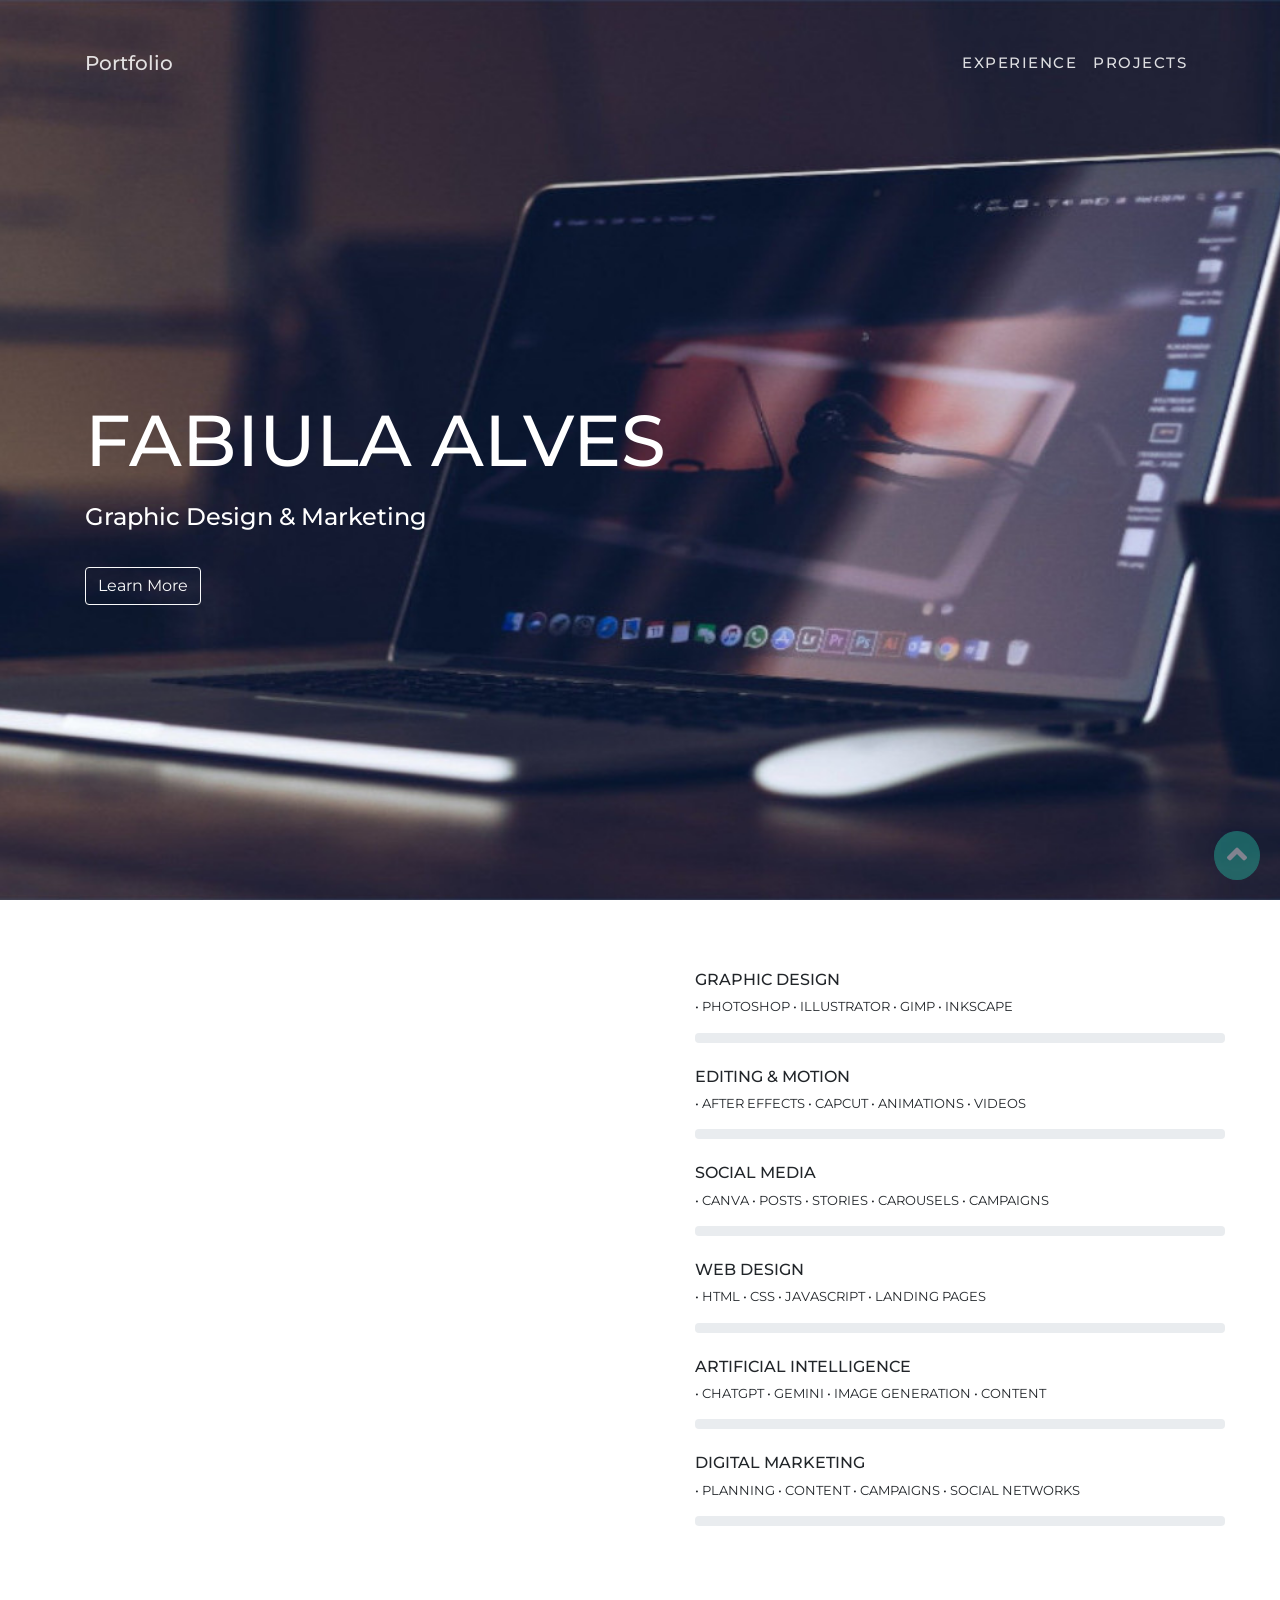
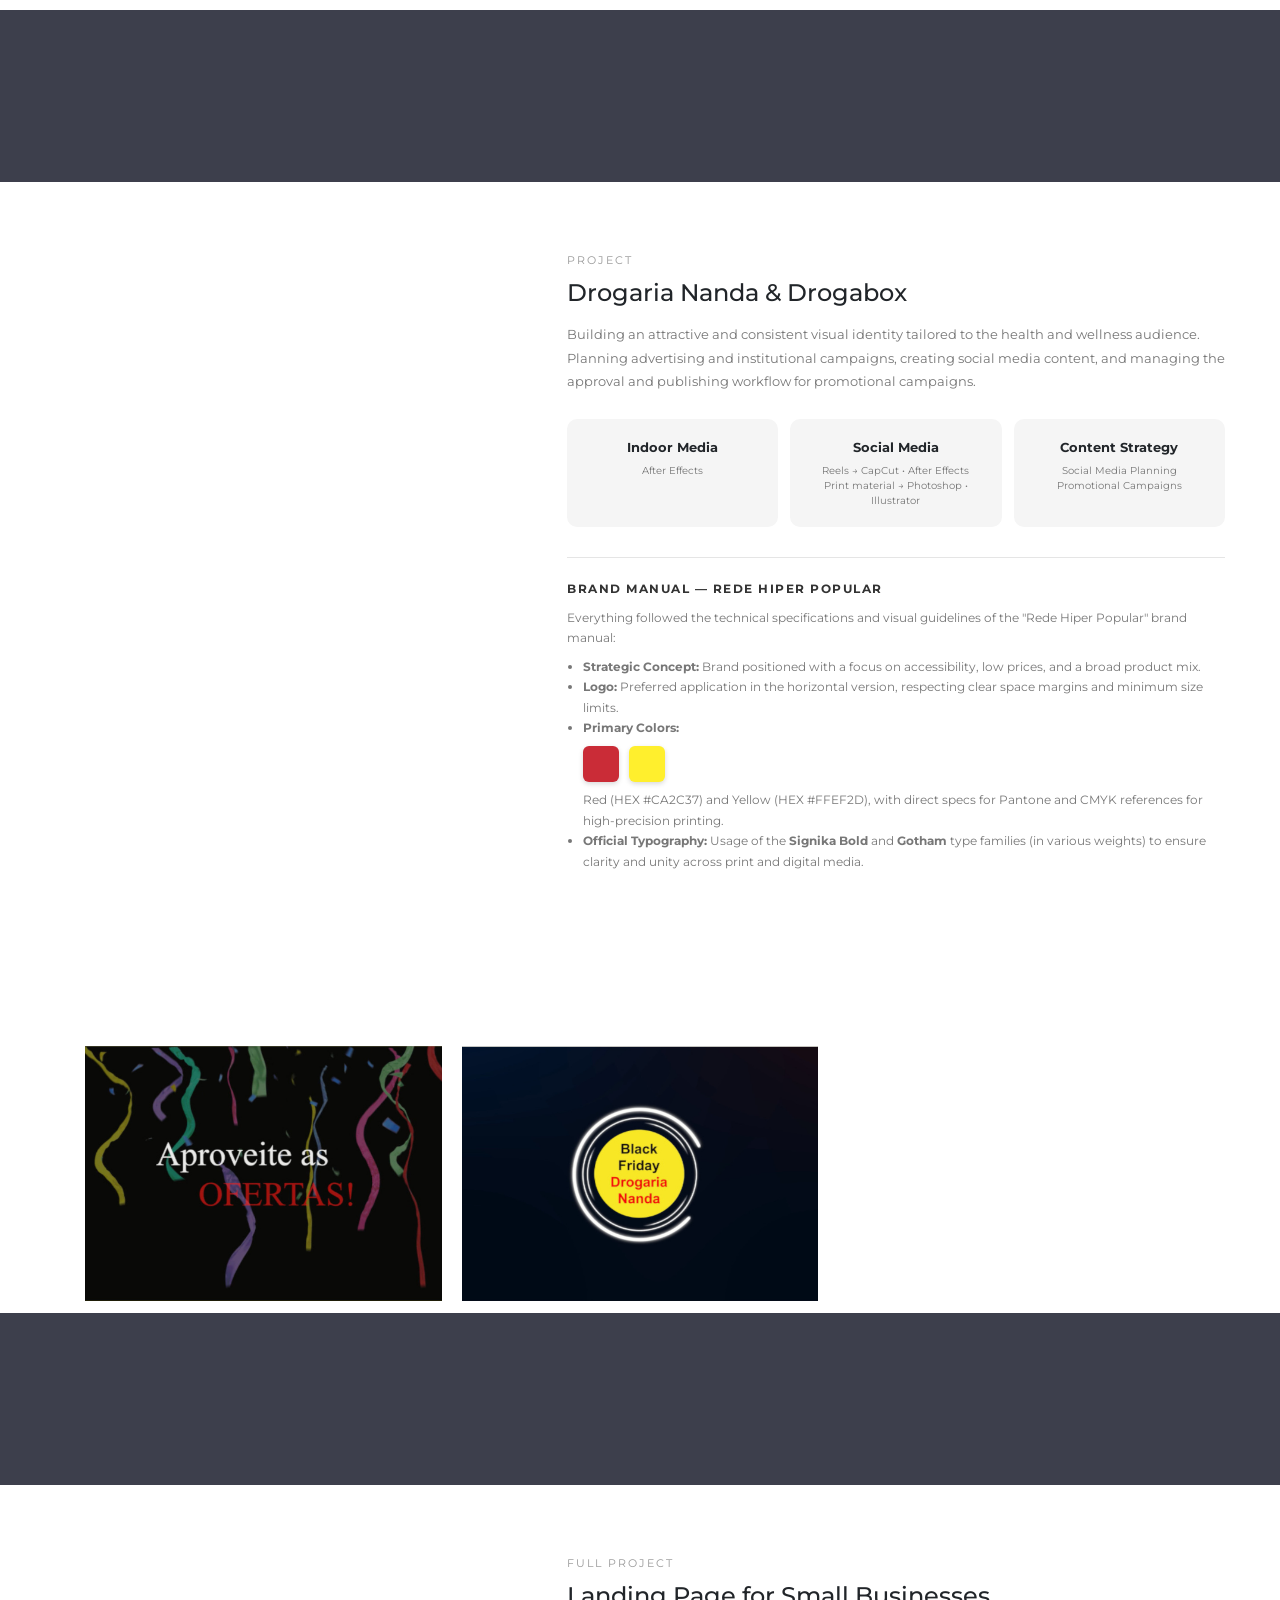
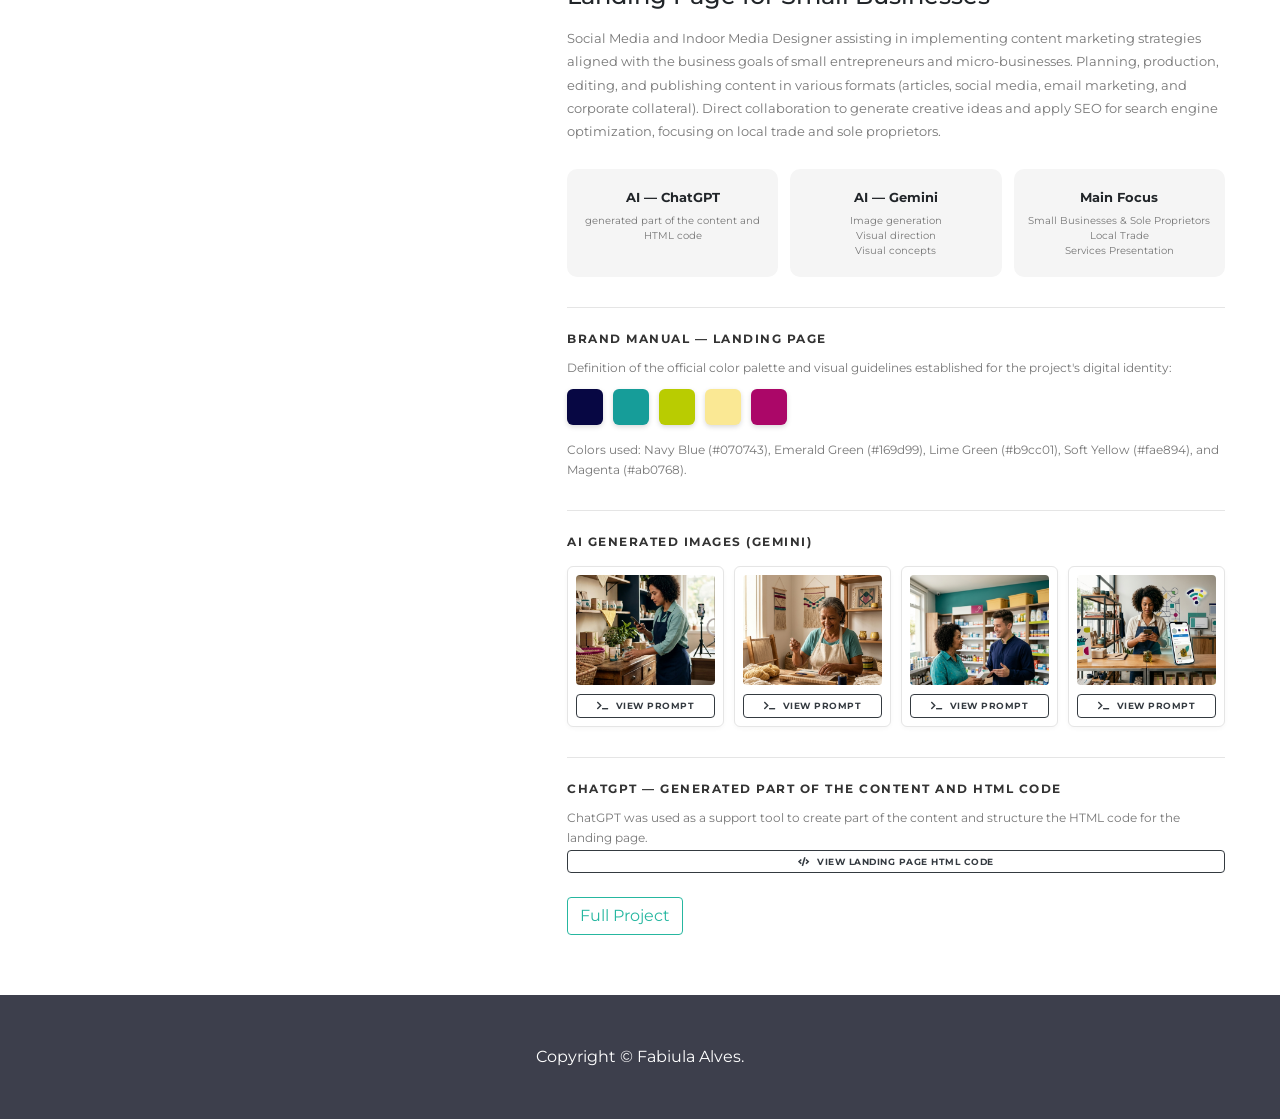
<file: index_en.html>
<!DOCTYPE html>
<html lang="en">

<head>

  <meta charset="UTF-8">

  <meta http-equiv="X-UA-Compatible" content="IE=edge">

  <meta name="viewport"
        content="width=device-width, initial-scale=1">

  <title>Fabiula Alves — Portfolio</title>


  <!-- =====================================================
       FONTS
  ====================================================== -->

  <link rel="preconnect"
        href="https://fonts.gstatic.com"
        crossorigin="crossorigin"/>

  <link rel="preload"
        as="style"
        href="https://fonts.googleapis.com/css2?family=Montserrat:wght@400;500;700&display=swap"/>

  <link rel="stylesheet"
        href="https://fonts.googleapis.com/css2?family=Montserrat:wght@400;500;700&display=swap"
        media="print"
        onload="this.media='all'"/>

  <noscript>

    <link rel="stylesheet"
          href="https://fonts.googleapis.com/css2?family=Montserrat:wght@400;500;700&display=swap"/>

  </noscript>


  <!-- =====================================================
       CSS
  ====================================================== -->

  <link href="css/bootstrap.min.css?ver=1.2.0"
        rel="stylesheet">

  <link href="css/font-awesome/css/all.min.css?ver=1.2.0"
        rel="stylesheet">

  <link href="css/aos.css?ver=1.2.0"
        rel="stylesheet">

  <link href="css/ekko-lightbox.css?ver=1.2.0"
        rel="stylesheet">

  <link href="css/main.css?ver=1.2.0"
        rel="stylesheet">


  <style>

    /* =====================================================
       CASE VIDEOS
    ====================================================== */

    .case-video-column {
      flex: 0 0 40%;
      max-width: 40%;
      padding: 0 !important;
      margin: 0 !important;
      display: flex;
      align-items: stretch;
      justify-content: center;
    }

    .case-text-column {
      flex: 0 0 60%;
      max-width: 60%;
      margin: 0;
    }

    .portfolio-video-area {
      width: 100%;
      height: auto;
      display: flex;
      align-items: center;
      justify-content: center;
      background-color: #ebebea;
      padding: 0 !important;
      margin: 0 !important;
      overflow: hidden;
    }

    .portfolio-video {
      display: block;
      width: 100%;
      max-width: 360px;
      height: auto;
      margin: 0 auto !important;
      padding: 0;
      background-color: #f5f5f5;
      border: 0;
      outline: none;
      object-fit: contain;
    }

    .case-video-column,
    .portfolio-video-area,
    .portfolio-video {
      margin-top: 0 !important;
      margin-bottom: 0 !important;
    }

    .portfolio-video::-webkit-media-controls-panel {
      background-color: rgba(0,0,0,0.35);
    }

    /* =====================================================
       GALLERY
    ====================================================== */

    .portfolio-gallery {
      padding-top: 30px;
      padding-bottom: 20px;
    }

    .portfolio-gallery .card {
      border: 0;
      border-radius: 0;
      overflow: hidden;
      background: transparent;
      margin-bottom: 25px;
    }

    .portfolio-gallery .card a {
      display: block;
      overflow: hidden;
    }

    .portfolio-gallery img {
      display: block;
      width: 100%;
      height: auto;
      transition: transform 0.4s ease;
    }

    .portfolio-gallery .card:hover img {
      transform: scale(1.03);
    }

    /* =====================================================
       PROJECT DESCRIPTION AND SECTIONS
    ====================================================== */

    .project-description {
      font-size: 13px;
      line-height: 1.8;
      color: #777;
      text-transform: none;
      margin-bottom: 25px;
    }

    .project-label {
      display: block;
      font-size: 11px;
      letter-spacing: 2px;
      color: #999;
      margin-bottom: 10px;
    }

    .project-section {
      margin-top: 30px;
      padding-top: 22px;
      border-top: 1px solid #e5e5e5;
    }

    .project-section-title {
      font-size: 12px;
      font-weight: 700;
      letter-spacing: 1.5px;
      margin-bottom: 10px;
      color: #333;
      text-transform: uppercase;
    }

    .project-section-text {
      font-size: 12px;
      line-height: 1.7;
      color: #777;
      text-transform: none;
      margin-bottom: 0;
    }

    /* =====================================================
       CARDS
    ====================================================== */

    .tech-grid {
      display: grid;
      grid-template-columns: repeat(3, 1fr);
      gap: 12px;
      margin-top: 25px;
    }

    .tech-card {
      padding: 18px 10px;
      background: #f5f5f5;
      border-radius: 10px;
      text-align: center;
      transition: all 0.3s ease;
      border: 1px solid transparent;
    }

    .tech-card strong {
      display: block;
      font-size: 13px;
      font-weight: 700;
      margin-bottom: 6px;
    }

    .tech-card span {
      display: block;
      font-size: 10px;
      color: #777;
      line-height: 1.5;
      text-transform: none;
    }

    .tech-card:hover {
      transform: translateY(-5px);
      background: #222;
      color: #fff;
      box-shadow: 0 10px 25px rgba(0,0,0,0.15);
    }

    .tech-card:hover span {
      color: #ccc;
    }

    /* =====================================================
       COLOR PALETTE AND SWATCHES
    ====================================================== */

    .color-swatch-group {
      display: flex;
      gap: 10px;
      flex-wrap: wrap;
      margin-top: 10px;
      margin-bottom: 15px;
    }

    .color-swatch {
      width: 36px;
      height: 36px;
      border-radius: 6px;
      box-shadow: 0 2px 5px rgba(0,0,0,0.15);
      position: relative;
      transition: transform 0.2s ease;
    }

    .color-swatch:hover {
      transform: translateY(-2px);
    }

    /* =====================================================
       AI IMAGE GALLERY (4 IN THE SAME ROW)
    ====================================================== */

    .ai-image-grid {
      display: grid;
      grid-template-columns: repeat(4, 1fr);
      gap: 10px;
      margin-top: 15px;
    }

    .ai-image-item {
      background: #fff;
      border: 1px solid #e5e5e5;
      border-radius: 6px;
      padding: 8px;
      box-shadow: 0 2px 4px rgba(0,0,0,0.03);
    }

    .ai-image-thumb {
      width: 100%;
      height: 110px;
      border-radius: 4px;
      overflow: hidden;
      margin-bottom: 8px;
    }

    .ai-image-thumb img {
      width: 100%;
      height: 100%;
      object-fit: cover;
      display: block;
      transition: transform 0.3s ease;
    }

    .ai-image-thumb:hover img {
      transform: scale(1.05);
    }

    .btn-view-prompt {
      font-size: 9px;
      letter-spacing: 0.5px;
      text-transform: uppercase;
      font-weight: 700;
      border-radius: 4px;
      padding: 4px 6px;
      width: 100%;
    }

    .prompt-box {
      background: #f8f9fa;
      border-left: 3px solid #169d99;
      border-radius: 4px;
      padding: 8px;
      margin-top: 8px;
      font-size: 9px;
      line-height: 1.4;
      color: #444;
    }

    .prompt-box code {
      display: block;
      white-space: pre-wrap;
      font-family: inherit;
      color: #555;
      background: transparent;
      padding: 0;
    }

    /* =====================================================
       RESPONSIVENESS
    ====================================================== */

    img {
      max-width: 100%;
      height: auto;
    }

    video {
      max-width: 100%;
    }

    .row {
      margin-left: 0;
      margin-right: 0;
    }

    @media (max-width: 991px) {
      .case-video-column {
        flex: 0 0 42%;
        max-width: 42%;
      }
      .case-text-column {
        flex: 0 0 58%;
        max-width: 58%;
      }
      .portfolio-video {
        max-width: 300px;
      }
      .ai-image-grid {
        grid-template-columns: repeat(2, 1fr);
      }
    }

    @media (max-width: 767px) {
      .case-video-column,
      .case-text-column {
        flex: 0 0 100%;
        max-width: 100%;
      }
      .portfolio-video {
        width: 100%;
        max-width: 350px;
      }
      .tech-grid {
        grid-template-columns: repeat(2, 1fr);
      }
    }

    @media (max-width: 480px) {
      .portfolio-video {
        width: 100%;
        max-width: 100%;
      }
      .tech-grid {
        grid-template-columns: 1fr;
      }
      .ai-image-grid {
        grid-template-columns: 1fr;
      }
    }

  </style>

  <noscript>

    <style type="text/css">

      [data-aos] {

        opacity: 1 !important;

        transform: translate(0) scale(1) !important;

      }

    </style>

  </noscript>

</head>


<body id="top">


<!-- =====================================================
     HEADER
====================================================== -->

<header class="d-flex flex-column">

  <div class="container pt-4">

    <nav class="navbar navbar-expand-lg navbar-dark bg-transparent px-0">

      <a class="text-white navbar-brand" href="#">
        Portfolio
      </a>

      <button class="navbar-toggler"
              type="button"
              data-toggle="collapse"
              data-target="#da-navbarNav"
              aria-controls="da-navbarNav"
              aria-expanded="false"
              aria-label="Open menu">
        <span class="navbar-toggler-icon"></span>
      </button>

      <div class="collapse navbar-collapse text-uppercase" id="da-navbarNav">
        <ul class="navbar-nav ml-auto">
          <li class="nav-item">
            <a class="nav-link smooth-scroll" href="#projects">
              Experience
            </a>
          </li>
          <li class="nav-item">
            <a class="nav-link smooth-scroll" href="#gallery">
              Projects
            </a>
          </li>
        </ul>
      </div>

    </nav>

  </div>


  <!-- =====================================================
       HERO
  ====================================================== -->

  <div class="da-home-page-text flex-grow-1 d-flex align-items-center"
       data-aos="fade-right"
       data-aos-duration="1000">

    <div class="container">
      <div class="col-md-10 col-sm-12 px-0 mx-0">
        <h2 class="display-3 text-uppercase">
          Fabiula Alves
        </h2>
        <h3 class="h4 mt-3">
          Graphic Design & Marketing
        </h3>
        <a class="smooth-scroll btn btn-outline-light mt-4" href="#projects">
          Learn More
        </a>
      </div>
    </div>

  </div>

</header>


<div class="page-content">

<div>


<!-- =====================================================
     EXPERIENCE
====================================================== -->

<div class="da-expertise" id="projects">

  <div class="row mx-0">

    <div class="col-md-6 px-0 da-exp-image"
         style="background-image: url('images/foto-1.jpg')"
         data-aos="zoom-in">
    </div>

    <div class="col-md-6 da-exp-skills">

      <div class="container text-uppercase">

        <!-- GRAPHIC DESIGN -->
        <div class="col px-0 mb-4">
          <h6>GRAPHIC DESIGN</h6>
          <p style="font-size: 13px;">• Photoshop • Illustrator • GIMP • Inkscape</p>
          <div class="progress" style="height: 10px;">
            <div class="progress-bar" data-aos="progress-full" data-aos-offset="10" data-aos-duration="2000" role="progressbar" style="width: 95%;"></div>
          </div>
        </div>

        <!-- EDITING & MOTION -->
        <div class="col px-0 mb-4">
          <h6>EDITING & MOTION</h6>
          <p style="font-size: 13px;">• After Effects • CapCut • Animations • Videos</p>
          <div class="progress" style="height: 10px;">
            <div class="progress-bar" data-aos="progress-full" data-aos-offset="10" data-aos-duration="2000" role="progressbar" style="width: 92%;"></div>
          </div>
        </div>

        <!-- SOCIAL MEDIA -->
        <div class="col px-0 mb-4">
          <h6>SOCIAL MEDIA</h6>
          <p style="font-size: 13px;">• Canva • Posts • Stories • Carousels • Campaigns</p>
          <div class="progress" style="height: 10px;">
            <div class="progress-bar" data-aos="progress-full" data-aos-offset="10" data-aos-duration="2000" role="progressbar" style="width: 90%;"></div>
          </div>
        </div>

        <!-- WEB DESIGN -->
        <div class="col px-0 mb-4">
          <h6>WEB DESIGN</h6>
          <p style="font-size: 13px;">• HTML • CSS • JavaScript • Landing Pages</p>
          <div class="progress" style="height: 10px;">
            <div class="progress-bar" data-aos="progress-full" data-aos-offset="10" data-aos-duration="2000" role="progressbar" style="width: 80%;"></div>
          </div>
        </div>

        <!-- AI -->
        <div class="col px-0 mb-4">
          <h6>ARTIFICIAL INTELLIGENCE</h6>
          <p style="font-size: 13px;">• ChatGPT • Gemini • Image Generation • Content</p>
          <div class="progress" style="height: 10px;">
            <div class="progress-bar" data-aos="progress-full" data-aos-offset="10" data-aos-duration="2000" role="progressbar" style="width: 85%;"></div>
          </div>
        </div>

        <!-- MARKETING -->
        <div class="col px-0 mb-4">
          <h6>DIGITAL MARKETING</h6>
          <p style="font-size: 13px;">• Planning • Content • Campaigns • Social Networks</p>
          <div class="progress" style="height: 10px;">
            <div class="progress-bar" data-aos="progress-full" data-aos-offset="10" data-aos-duration="2000" role="progressbar" style="width: 90%;"></div>
          </div>
        </div>

      </div>

    </div>

  </div>

</div>


<!-- =====================================================
     CASE 01 - TITLE
====================================================== -->

<div class="da-section bg-secondary text-white" id="gallery">

  <div class="container">

    <div class="row px-4">

      <div class="col-md-6 col-sm-12">

        <div class="media py-2" data-aos="flip-up">

          <i class="mr-3 fas fa-file-alt fa-3x fa-fw"></i>

          <div class="media-body">

            <div class="h1">
              Drugstore
            </div>

          </div>

        </div>

      </div>

    </div>

  </div>

</div>


<!-- =====================================================
     CASE 01 - VIDEO + TEXT
====================================================== -->

<div class="da-expertise">

  <div class="row mx-0">

    <!-- VIDEO -->
    <div class="case-video-column">

      <div class="portfolio-video-area" data-aos="zoom-in">

        <video class="portfolio-video" autoplay muted loop playsinline preload="metadata">
          <source src="images/case1.mp4" type="video/mp4">
          Your browser does not support video playback.
        </video>

      </div>

    </div>


    <!-- TEXT -->
    <div class="case-text-column da-exp-skills">

      <div class="container">

        <span class="project-label">PROJECT</span>

        <h3 class="h4 mb-3">Drogaria Nanda & Drogabox</h3>

        <p class="project-description">
          Building an attractive and consistent visual identity tailored to the health and wellness audience. Planning advertising and institutional campaigns, creating social media content, and managing the approval and publishing workflow for promotional campaigns.
        </p>

        <!-- RESTORED CARDS -->
        <div class="tech-grid">

          <div class="tech-card">
            <strong>Indoor Media</strong>
            <span>After Effects</span>
          </div>

          <div class="tech-card">
            <strong>Social Media</strong>
            <span>Reels → CapCut • After Effects</span>
            <span>Print material → Photoshop • Illustrator</span>
          </div>

          <div class="tech-card">
            <strong>Content Strategy</strong>
            <span>Social Media Planning</span>
            <span>Promotional Campaigns</span>
          </div>

        </div>

        <!-- BRAND MANUAL - DRUGSTORE -->
        <div class="project-section">

          <div class="project-section-title">Brand Manual — Rede Hiper Popular</div>

          <p class="project-section-text">
            Everything followed the technical specifications and visual guidelines of the "Rede Hiper Popular" brand manual:
          </p>

          <ul class="project-section-text mt-2 pl-3">
            <li><strong>Strategic Concept:</strong> Brand positioned with a focus on accessibility, low prices, and a broad product mix.</li>
            <li><strong>Logo:</strong> Preferred application in the horizontal version, respecting clear space margins and minimum size limits.</li>
            <li><strong>Primary Colors:</strong>
              <div class="color-swatch-group my-2">
                <div class="color-swatch" style="background-color: #CA2C37;" title="Red #CA2C37"></div>
                <div class="color-swatch" style="background-color: #FFEF2D;" title="Yellow #FFEF2D"></div>
              </div>
              Red (HEX #CA2C37) and Yellow (HEX #FFEF2D), with direct specs for Pantone and CMYK references for high-precision printing.
            </li>
            <li><strong>Official Typography:</strong> Usage of the <strong>Signika Bold</strong> and <strong>Gotham</strong> type families (in various weights) to ensure clarity and unity across print and digital media.</li>
          </ul>

        </div>

      </div>

    </div>

  </div>

</div>


<!-- =====================================================
     DRUGSTORE - VIDEO GALLERY
====================================================== -->
<!--
<div class="container da-gallery">
  <br>
  <div class="h3 pb-5 text-center" data-aos="fade-up">
    Videos
  </div>
  <div class="card-columns">
    <div class="card">
      <a href="https://www.youtube.com/watch?v=Lf8WHS784Us" data-toggle="lightbox" data-gallery="da-gallery">
        <img class="img-fluid" src="images/portfolio-7.jpg" alt="Gallery Image 6"/>
      </a>
    </div>
    <div class="card">
      <a href="http://www.youtube.com/watch?v=jXwz5PgUuIk&ab" data-toggle="lightbox" data-gallery="da-gallery">
        <img class="img-fluid" src="images/portfolio-8.jpg" alt="Gallery Image 7"/>
      </a>
    </div>
  </div>
</div>
-->
<div class="container da-gallery">
  <br>
  <div class="h3 pb-5 text-center" data-aos="fade-up">
    Videos
  </div>

  <div class="card-columns">

    <div class="card">
      <a href="https://www.youtube.com/watch?v=Lf8WHS784Us"
         data-toggle="lightbox"
         data-gallery="da-gallery">
        <img class="img-fluid"
             src="images/portfolio-7.jpg"
             alt="Video 1">
      </a>
    </div>

    <div class="card">
      <a href="https://www.youtube.com/watch?v=jXwz5PgUuIk"
         data-toggle="lightbox"
         data-gallery="da-gallery">
        <img class="img-fluid"
             src="images/portfolio-8.jpg"
             alt="Video 2">
      </a>
    </div>

  </div>
</div>

<!-- =====================================================
     CASE 02 - TITLE
====================================================== -->

<div class="da-section bg-secondary text-white">

  <div class="container">

    <div class="row px-4">

      <div class="col-md-6 col-sm-12">

        <div class="media py-2" data-aos="flip-up">

          <i class="mr-3 fas fa-laptop-code fa-3x fa-fw"></i>

          <div class="media-body">

            <div class="h1">
              Landing Page
            </div>

          </div>

        </div>

      </div>

    </div>

  </div>

</div>


<!-- =====================================================
     CASE 02 - VIDEO + TEXT
====================================================== -->

<div class="da-expertise">

  <div class="row mx-0">

    <!-- VIDEO -->
    <div class="case-video-column">

      <div class="portfolio-video-area" data-aos="zoom-in">

        <video class="portfolio-video" autoplay muted loop playsinline preload="metadata">
          <source src="images/case2.mp4" type="video/mp4">
          Your browser does not support video playback.
        </video>

      </div>

    </div>


    <!-- TEXT -->
    <div class="case-text-column da-exp-skills">

      <div class="container">

        <span class="project-label">FULL PROJECT</span>

        <h3 class="h4 mb-3">Landing Page for Small Businesses</h3>

        <p class="project-description">
          Social Media and Indoor Media Designer assisting in implementing content marketing strategies aligned with the business goals of small entrepreneurs and micro-businesses. Planning, production, editing, and publishing content in various formats (articles, social media, email marketing, and corporate collateral). Direct collaboration to generate creative ideas and apply SEO for search engine optimization, focusing on local trade and sole proprietors.
        </p>

        <!-- RESTORED CARDS -->
        <div class="tech-grid">

          <div class="tech-card">
            <strong>AI — ChatGPT</strong>
            <span>generated part of the content and HTML code</span>
          </div>

          <div class="tech-card">
            <strong>AI — Gemini</strong>
            <span>Image generation</span>
            <span>Visual direction</span>
            <span>Visual concepts</span>
          </div>

          <div class="tech-card">
            <strong>Main Focus</strong>
            <span>Small Businesses & Sole Proprietors</span>
            <span>Local Trade</span>
            <span>Services Presentation</span>
          </div>

        </div>

        <!-- BRAND MANUAL - LANDING PAGE -->
        <div class="project-section">
          <div class="project-section-title">Brand Manual — Landing Page</div>
          <p class="project-section-text">
            Definition of the official color palette and visual guidelines established for the project's digital identity:
          </p>
          <div class="color-swatch-group">
            <div class="color-swatch" style="background-color: #070743;" title="#070743"></div>
            <div class="color-swatch" style="background-color: #169d99;" title="#169d99"></div>
            <div class="color-swatch" style="background-color: #b9cc01;" title="#b9cc01"></div>
            <div class="color-swatch" style="background-color: #fae894;" title="#fae894"></div>
            <div class="color-swatch" style="background-color: #ab0768;" title="#ab0768"></div>
          </div>
          <p class="project-section-text">
            Colors used: Navy Blue (#070743), Emerald Green (#169d99), Lime Green (#b9cc01), Soft Yellow (#fae894), and Magenta (#ab0768).
          </p>
        </div>

        <!-- AI IMAGE GALLERY (4 IN THE SAME ROW) -->
        <div class="project-section">
          <div class="project-section-title">AI Generated Images (Gemini)</div>
          
          <div class="ai-image-grid">
            
            <!-- THUMBNAIL 1 -->
            <div class="ai-image-item">
              <div class="ai-image-thumb">
                <img src="images/hero.png" alt="Hero Business Image" />
              </div>
              <button class="btn btn-outline-dark btn-view-prompt"
                      type="button"
                      data-toggle="collapse"
                      data-target="#prompt1"
                      aria-expanded="false"
                      aria-controls="prompt1">
                <i class="fas fa-terminal mr-1"></i> View Prompt
              </button>
              <div class="collapse" id="prompt1">
                <div class="prompt-box">
                  <code>Create a high-end editorial photograph for a Brazilian small-business communication design portfolio website. Scene: an authentic Brazilian micro-entrepreneur working inside their small local business... Color direction inspired by: deep navy #070743, teal #169d99, lime #b9cc01, soft yellow #fae894, magenta #ab0768. Style: contemporary Brazilian editorial photography... No text in the image. Ultra realistic photography.</code>
                </div>
              </div>
            </div>

            <!-- THUMBNAIL 2 -->
            <div class="ai-image-item">
              <div class="ai-image-thumb">
                <img src="images/artesanato.png" alt="Artisan Image" />
              </div>
              <button class="btn btn-outline-dark btn-view-prompt"
                      type="button"
                      data-toggle="collapse"
                      data-target="#prompt2"
                      aria-expanded="false"
                      aria-controls="prompt2">
                <i class="fas fa-terminal mr-1"></i> View Prompt
              </button>
              <div class="collapse" id="prompt2">
                <div class="prompt-box">
                  <code>Create an editorial campaign photograph celebrating Brazilian local craftsmanship and handmade products. Scene: a Brazilian artisan working in a small creative studio or home workshop, surrounded by carefully arranged handmade products, natural materials, tools and finished pieces... Color palette inspired by: #070743 navy, #169d99 teal, #b9cc01 lime, #fae894 warm yellow, #ab0768 magenta... No text in the image.</code>
                </div>
              </div>
            </div>

            <!-- THUMBNAIL 3 -->
            <div class="ai-image-item">
              <div class="ai-image-thumb">
                <img src="images/drogaria.png" alt="Pharmacy Image" />
              </div>
              <button class="btn btn-outline-dark btn-view-prompt"
                      type="button"
                      data-toggle="collapse"
                      data-target="#prompt3"
                      aria-expanded="false"
                      aria-controls="prompt3">
                <i class="fas fa-terminal mr-1"></i> View Prompt
              </button>
              <div class="collapse" id="prompt3">
                <div class="prompt-box">
                  <code>Create a sophisticated editorial commercial photograph for a Brazilian neighborhood pharmacy communication campaign. Scene: a small modern Brazilian neighborhood pharmacy with an approachable, human atmosphere. A local customer is interacting naturally with a pharmacy professional... Color direction: deep navy #070743, teal #169d99, lime #b9cc01, warm yellow #fae894, magenta #ab0768... No text in the image.</code>
                </div>
              </div>
            </div>

            <!-- THUMBNAIL 4 -->
            <div class="ai-image-item">
              <div class="ai-image-thumb">
                <img src="images/solucao.png" alt="Business Image" />
              </div>
              <button class="btn btn-outline-dark btn-view-prompt"
                      type="button"
                      data-toggle="collapse"
                      data-target="#prompt4"
                      aria-expanded="false"
                      aria-controls="prompt4">
                <i class="fas fa-terminal mr-1"></i> View Prompt
              </button>
              <div class="collapse" id="prompt4">
                <div class="prompt-box">
                  <code>Create a conceptual editorial photograph representing the connection between a small local business and its digital communication. A Brazilian small-business owner is working at the counter of their business while using a smartphone to photograph a product... Color palette: #070743 #169d99 #b9cc01 #fae894 #ab0768... No text in the image.</code>
                </div>
              </div>
            </div>

          </div>
        </div>

<!-- =====================================================
     HTML CODE GENERATED WITH CHATGPT
====================================================== -->
<div class="project-section">
  <div class="project-section-title">
    ChatGPT — generated part of the content and HTML code
  </div>
  <p class="project-section-text">
    ChatGPT was used as a support tool to create part of the content and structure the HTML code for the landing page.
  </p>
  <button class="btn btn-outline-dark btn-view-prompt"
          type="button"
          data-toggle="collapse"
          data-target="#chatgptHtmlCode"
          aria-expanded="false"
          aria-controls="chatgptHtmlCode">
    <i class="fas fa-code mr-1"></i>
    View Landing Page HTML Code
  </button>
  <div class="collapse mt-3" id="chatgptHtmlCode">
    <div class="prompt-box"
         style="max-height: 600px; overflow-y: auto;">
      <pre style="
        margin: 0;
        white-space: pre-wrap;
        word-break: break-word;
        font-family: monospace;
        font-size: 10px;
        line-height: 1.5;
        color: #555;
        background: transparent;
      "><code>&lt;!DOCTYPE html&gt;
&lt;html lang="en"&gt;
&lt;head&gt;
  &lt;meta charset="UTF-8"&gt;
  &lt;meta
    name="viewport"
    content="width=device-width, initial-scale=1.0"&gt;
  &lt;meta name="description" content="Design, content, and communication for small businesses."&gt;
  &lt;title&gt;
    You take care of business. I take care of communication.
  &lt;/title&gt;
  &lt;style&gt;
    /* =====================================================
       COLORS
    ===================================================== */
    :root {
      --navy: #070743;
      --teal: #169d99;
      --lime: #b9cc01;
      --yellow: #fae894;
      --magenta: #ab0768;
      --cream: #fffdf4;
      --white: #ffffff;
      --black: #151526;
      --gray: #68687a;
      --light-gray: #e8e8ee;
      --radius: 24px;
      --radius-small: 16px;
      --shadow: 0 20px 60px rgba(7, 7, 67, .12);
      --transition: .3s ease;
    }
    /* =====================================================
       RESET
    ===================================================== */
    * {
      margin: 0;
      padding: 0;
      box-sizing: border-box;
    }
    html {
      scroll-behavior: smooth;
    }
    body {
      font-family: Arial, Helvetica, sans-serif;
      background: var(--cream);
      color: var(--black);
      line-height: 1.5;
      overflow-x: hidden;
    }
    img {
      width: 100%;
      display: block;
    }
    a {
      color: inherit;
      text-decoration: none;
    }
    button,
    input,
    textarea {
      font: inherit;
    }
    /* =====================================================
       HEADER
    ===================================================== */
    header {
      position: fixed;
      top: 0;
      left: 0;
      width: 100%;
      z-index: 1000;
      padding: 18px 5%;
      transition:
        var(--transition);
    }
    header.scrolled {
      background: rgba(7, 7, 67, .96);
      backdrop-filter: blur(14px);
    }
    nav {
      max-width: 1200px;
      margin: 0 auto;
      display: flex;
      align-items: center;
      justify-content: space-between;
    }
    .logo {
      color: var(--white);
      font-size: 1.1rem;
      font-weight: 900;
      letter-spacing: -.04em;
    }
    .nav-links {
      display: flex;
      align-items: center;
      gap: 30px;
      color: white;
      font-size: .9rem;
      font-weight: 700;
    }
    .nav-cta {
      background: var(--lime);
      color: var(--navy);
      padding: 12px 20px;
      border-radius: 999px;
      transition: var(--transition);
    }
    .nav-cta:hover {
      background: var(--yellow);
      transform: translateY(-2px);
    }
    .menu-toggle {
      display: none;
      border: none;
      background: transparent;
      color: white;
      font-size: 1.8rem;
      cursor: pointer;
    }
    /* =====================================================
       HERO
    ===================================================== */
    .hero {
      min-height: 100vh;
      background: var(--navy);
      color: white;
      display: grid;
      grid-template-columns: 1.05fr .95fr;
      align-items: center;
      gap: 80px;
      padding: 140px 5% 90px;
      position: relative;
      overflow: hidden;
    }
    .hero::before {
      content: "";
      position: absolute;
      width: 500px;
      height: 500px;
      background: var(--magenta);
      border-radius: 50%;
      filter: blur(130px);
      opacity: .22;
      right: -200px;
      top: -180px;
    }
    .hero-content {
      max-width: 850px;
      position: relative;
      z-index: 2;
    }
    .eyebrow {

      display:
        inline-block;

      color:
        var(--yellow);

      font-size:
        .75rem;

      font-weight:
        900;

      text-transform:
        uppercase;

      letter-spacing:
        .14em;

      margin-bottom:
        28px;

    }


    .hero-title {

      font-size:
        clamp(3.2rem, 7vw, 7rem);

      line-height:
        .92;

      letter-spacing:
        -.075em;

      margin-bottom:
        40px;

      max-width:
        900px;

    }


    .hero-title .title-blue {

      color:
        var(--white);

    }


    .hero-title .title-teal {

      color:
        var(--teal);

    }


    .hero-title .title-part + .title-part {

      margin-left:
        .22em;

    }


    .hero-text {

      max-width:
        560px;

      color:
        rgba(255,255,255,.78);

      font-size:
        1.15rem;

      line-height:
        1.65;

      margin-bottom:
        38px;

    }


    .primary-btn {

      display:
        inline-flex;

      align-items:
        center;

      justify-content:
        center;

      gap:
        10px;

      background:
        var(--lime);

      color:
        var(--navy);

      padding:
        18px 25px;

      border-radius:
        999px;

      font-weight:
        900;

      transition:
        var(--transition);

    }


    .primary-btn:hover {

      background:
        var(--yellow);

      transform:
        translateY(-4px);

      box-shadow:
        0 15px 35px
        rgba(185,204,1,.25);

    }


    .hero-image {

      position:
        relative;

      z-index:
        2;

    }


    .hero-image img {

      height:
        650px;

      object-fit:
        cover;

      border-radius:
        var(--radius);

      box-shadow:
        0 30px 80px
        rgba(0,0,0,.35);

    }


    /* =====================================================
       ANIMATION
    ===================================================== */

    .reveal {

      opacity:
        0;

      transform:
        translateY(30px);

      transition:
        opacity .7s ease,
        transform .7s ease;

    }


    .reveal.visible {

      opacity:
        1;

      transform:
        translateY(0);

    }


    /* =====================================================
       LABEL
    ===================================================== */

    .section-label {

      color:
        var(--magenta);

      font-size:
        .75rem;

      font-weight:
        900;

      text-transform:
        uppercase;

      letter-spacing:
        .14em;

      margin-bottom:
        24px;

    }


    /* =====================================================
       PAIN
    ===================================================== */

    .pain {

      background:
        var(--yellow);

      padding:
        130px 5% 120px;

    }


    .pain-inner {

      max-width:
        1200px;

      margin:
        0 auto;

    }


    .pain h2 {

      max-width:
        850px;

      color:
        var(--navy);

      font-size:
        clamp(2.8rem, 5vw, 5.3rem);

      line-height:
        .92;

      letter-spacing:
        -.065em;

      margin-bottom:
        65px;

    }


    .pain-grid {

      display:
        grid;

      grid-template-columns:
        repeat(5, 1fr);

      gap:
        12px;

    }


    .pain-card {

      min-height:
        210px;

      background:
        var(--cream);

      padding:
        25px;

      border-radius:
        var(--radius-small);

      display:
        flex;

      flex-direction:
        column;

      justify-content:
        space-between;

      transition:
        var(--transition);

    }


    .pain-card:hover {

      transform:
        translateY(-8px);

      background:
        white;

      box-shadow:
        var(--shadow);

    }


    .pain-card span {

      font-size:
        1.8rem;

    }


    .pain-card p {

      color:
        var(--navy);

      font-size:
        1.05rem;

      font-weight:
        800;

      line-height:
        1.15;

    }


    .pain-answer {

      text-align:
        center;

      color:
        var(--navy);

      font-size:
        clamp(1.8rem, 3vw, 3rem);

      font-weight:
        900;

      letter-spacing:
        -.04em;

      margin-top:
        90px;

      padding:
        0 20px;

    }


    /* =====================================================
       SOLUTION
    ===================================================== */

    .solution {

      background:
        var(--cream);

      padding:
        140px 5% 130px;

    }


    .solution-inner {

      max-width:
        1200px;

      margin:
        0 auto;

      display:
        grid;

      grid-template-columns:
        1fr 1fr;

      gap:
        75px;

      align-items:
        center;

    }


    .solution h2 {

      color:
        var(--navy);

      font-size:
        clamp(2.8rem, 5vw, 5rem);

      line-height:
        .95;

      letter-spacing:
        -.065em;

      margin-bottom:
        42px;

    }


    .solution-title .highlight {

      color:
        var(--teal);

    }


    .solution-intro {

      max-width:
        560px;

      color:
        var(--gray);

      font-size:
        1.1rem;

      line-height:
        1.7;

    }


    .solution-image {

      position:
        relative;

    }


    .solution-image img {

      width:
        100%;

      height:
        520px;

      object-fit:
        cover;

      border-radius:
        var(--radius);

      box-shadow:
        0 25px 60px
        rgba(7,7,67,.15);

    }


    .image-caption {

      position:
        absolute;

      left:
        20px;

      bottom:
        20px;

      max-width:
        280px;

      padding:
        14px 18px;

      border-radius:
        12px;

      background:
        var(--navy);

      color:
        white;

      font-size:
        .85rem;

      font-weight:
        700;

      line-height:
        1.3;

    }


    .solution-list {

      grid-column:
        1 / -1;

      display:
        grid;

      grid-template-columns:
        repeat(2, 1fr);

      gap:
        12px;

    }


    .solution-item {

      padding:
        22px 24px;

      border-radius:
        var(--radius-small);

      background:
        white;

      border:
        1px solid
        var(--light-gray);

      display:
        flex;

      align-items:
        center;

      justify-content:
        space-between;

      transition:
        var(--transition);

    }


    .solution-item:hover {

      background:
        var(--teal);

      color:
        white;

      transform:
        translateX(7px);

    }


    /* =====================================================
       WHO IT IS FOR
    ===================================================== */

    .businesses {

      background:
        var(--navy);

      color:
        white;

      padding:
        140px 5%;

    }


    .businesses-inner {

      max-width:
        1200px;

      margin:
        0 auto;

    }


    .businesses .section-label {

      color:
        var(--yellow);

    }


    .businesses h2 {

      max-width:
        1000px;

      font-size:
        clamp(2.8rem, 5vw, 5.2rem);

      line-height:
        .95;

      letter-spacing:
        -.065em;

      margin-bottom:
        48px;

    }


    .business-title-first {

      color:
        var(--white);

    }


    .business-title-second {

      color:
        var(--lime);

      margin-left:
        .18em;

    }


    .businesses-intro {

      max-width:
        720px;

      color:
        rgba(255,255,255,.72);

      font-size:
        1.1rem;

      line-height:
        1.7;

      margin-bottom:
        70px;

    }


    .business-grid {

      display:
        grid;

      grid-template-columns:
        repeat(4, 1fr);

      gap:
        15px;

    }


    .business-card {

      min-height:
        350px;

      padding:
        30px;

      border-radius:
        var(--radius);

      display:
        flex;

      flex-direction:
        column;

      justify-content:
        space-between;

      overflow:
        hidden;

      transition:
        var(--transition);

    }


    .business-card:hover {

      transform:
        translateY(-8px);

      box-shadow:
        0 25px 50px
        rgba(0,0,0,.2);

    }


    .business-card:nth-child(1) {

      background:
        var(--teal);

    }


    .business-card:nth-child(2) {

      background:
        var(--magenta);

    }


    .business-card:nth-child(3) {

      background:
        var(--lime);

      color:
        var(--navy);

    }


    .business-card:nth-child(4) {

      background:
        var(--yellow);

      color:
        var(--navy);

    }


    .business-icon {

      font-size:
        .85rem;

      font-weight:
        900;

      letter-spacing:
        .12em;

      opacity:
        .8;

    }


    .business-card h3 {

      font-size:
        1.9rem;

      line-height:
        .95;

      letter-spacing:
        -.05em;

      margin-bottom:
        15px;

    }


    .business-card p {

      margin:
        0;

      line-height:
        1.5;

      opacity:
        .8;

    }


    .businesses-bottom {

      margin-top:
        110px;

      padding-top:
        65px;

      border-top:
        1px solid
        rgba(255,255,255,.18);

      text-align:
        center;

    }


    .businesses-bottom strong {

      display:
        block;

      color:
        var(--yellow);

      font-size:
        clamp(1.8rem, 3vw, 2.7rem);

      line-height:
        1.05;

    }


    .businesses-bottom span {

      display:
        block;

      max-width:
        600px;

      margin:
        25px auto 0;

      color:
        rgba(255,255,255,.7);

      font-size:
        1.1rem;

    }


    /* =====================================================
       RESULTS
    ===================================================== */

    .results {

      background:
        white;

      padding:
        140px 5%;

    }


    .results-inner {

      max-width:
        1200px;

      margin:
        0 auto;

    }


    .results h2 {

      max-width:
        900px;

      color:
        var(--navy);

      font-size:
        clamp(2.8rem, 5vw, 5rem);

      line-height:
        .92;

      letter-spacing:
        -.065em;

      margin-bottom:
        75px;

    }


    .result-grid {

      display:
        grid;

      grid-template-columns:
        repeat(4, 1fr);

      gap:
        25px;

    }


    .result {

      padding:
        30px 20px 20px 0;

      border-top:
        5px solid
        var(--teal);

    }


    .result:nth-child(2) {

      border-color:
        var(--magenta);

    }


    .result:nth-child(3) {

      border-color:
        var(--lime);

    }


    .result:nth-child(4) {

      border-color:
        var(--yellow);

    }


    .result h3 {

      color:
        var(--navy);

      font-size:
        1.6rem;

      margin-bottom:
        15px;

    }


    .result p {

      color:
        var(--gray);

      line-height:
        1.6;

    }


    /* =====================================================
       PROCESS
    ===================================================== */

    .process {

      background:
        var(--teal);

      color:
        white;

      padding:
        140px 5%;

    }


    .process-inner {

      max-width:
        1200px;

      margin:
        0 auto;

    }


    .process .section-label {

      color:
        var(--yellow);

    }


    .process h2 {

      max-width:
        1000px;

      font-size:
        clamp(2.8rem, 5vw, 5rem);

      line-height:
        .95;

      letter-spacing:
        -.065em;

      margin-bottom:
        85px;

    }


    .process-title-one {

      color:
        var(--white);

    }


    .process-title-two {

      color:
        var(--yellow);

      margin-left:
        .18em;

    }


    .process-grid {

      display:
        grid;

      grid-template-columns:
        repeat(4, 1fr);

      gap:
        15px;

    }


    .step {

      min-height:
        300px;

      background:
        rgba(255,255,255,.11);

      border:
        1px solid
        rgba(255,255,255,.12);

      border-radius:
        var(--radius);

      padding:
        30px;

      display:
        flex;

      flex-direction:
        column;

      justify-content:
        space-between;

      transition:
        var(--transition);

    }


    .step:hover {

      background:
        rgba(255,255,255,.18);

      transform:
        translateY(-7px);

    }


    .step-number {

      width:
        48px;

      height:
        48px;

      display:
        flex;

      align-items:
        center;

      justify-content:
        center;

      border-radius:
        50%;

      background:
        var(--yellow);

      color:
        var(--navy);

      font-size:
        .85rem;

      font-weight:
        900;

    }


    .step-content {

      margin-top:
        40px;

    }


    .step h3 {

      font-size:
        1.55rem;

      line-height:
        1;

      margin-bottom:
        15px;

    }


    .step p {

      color:
        rgba(255,255,255,.72);

      line-height:
        1.55;

    }


    /* =====================================================
       SERVICES
    ===================================================== */

    .services {

      background:
        var(--cream);

      padding:
        140px 5%;

    }


    .services-inner {

      max-width:
        1200px;

      margin:
        0 auto;

    }


    .services h2 {

      max-width:
        1000px;

      color:
        var(--navy);

      font-size:
        clamp(2.8rem, 5vw, 5rem);

      line-height:
        .95;

      letter-spacing:
        -.065em;

      margin-bottom:
        75px;

    }


    .services-title-first {

      color:
        var(--navy);

    }


    .services-title-second {

      color:
        var(--magenta);

      margin-left:
        .18em;

    }


    .service-list {

      border-top:
        1px solid
        #dddde5;

    }


    .service {

      display:
        grid;

      grid-template-columns:
        70px 1fr 1fr;

      gap:
        25px;

      align-items:
        center;

      padding:
        30px 0;

      border-bottom:
        1px solid
        #dddde5;

    }


    .service-number {

      color:
        var(--magenta);

      font-weight:
        900;

    }


    .service h3 {

      color:
        var(--navy);

      font-size:
        1.35rem;

    }


    .service p {

      color:
        var(--gray);

      line-height:
        1.5;

    }


    /* =====================================================
       PORTFOLIO
    ===================================================== */

    .portfolio {

      background:
        var(--yellow);

      padding:
        140px 5%;

    }


    .portfolio-inner {

      max-width:
        1200px;

      margin:
        0 auto;

    }


    .portfolio h2 {

      max-width:
        1000px;

      color:
        var(--navy);

      font-size:
        clamp(2.8rem, 5vw, 5rem);

      line-height:
        .95;

      letter-spacing:
        -.065em;

      margin-bottom:
        75px;

    }


    .portfolio-title-first {

      color:
        var(--navy);

    }


    .portfolio-title-second {

      color:
        var(--magenta);

      margin-left:
        .18em;

    }


    .portfolio-grid {

      display:
        grid;

      grid-template-columns:
        repeat(2, 1fr);

      gap:
        20px;

    }


    .portfolio-card {

      background:
        white;

      border-radius:
        var(--radius);

      overflow:
        hidden;

      box-shadow:
        0 15px 40px
        rgba(7,7,67,.08);

    }


    .portfolio-card img {

      height:
        400px;

      object-fit:
        cover;

    }


    .portfolio-content {

      padding:
        28px;

    }


    .portfolio-content h3 {

      color:
        var(--navy);

      font-size:
        1.6rem;

      margin-bottom:
        8px;

    }


    .portfolio-content p {

      color:
        var(--gray);

    }


    /* =====================================================
       FINAL CTA
    ===================================================== */

    .final-cta {

      background:
        var(--magenta);

      color:
        white;

      padding:
        160px 5%;

      text-align:
        center;

    }


    .final-cta-inner {

      max-width:
        1050px;

      margin:
        0 auto;

    }


    .final-cta h2 {

      font-size:
        clamp(3.2rem, 7vw, 7rem);

      line-height:
        .92;

      letter-spacing:
        -.075em;

      margin-bottom:
        45px;

    }


    .final-title-first {

      color:
        var(--white);

    }


    .final-title-second {

      color:
        var(--yellow);

      margin-left:
        .18em;

    }


    .final-cta p {

      max-width:
        650px;

      margin:
        0 auto 42px;

      font-size:
        1.15rem;

      line-height:
        1.65;

      color:
        rgba(255,255,255,.85);

    }


    .cta-button {

      display:
        inline-flex;

      align-items:
        center;

      justify-content:
        center;

      background:
        var(--yellow);

      color:
        var(--navy);

      padding:
        18px 30px;

      border-radius:
        999px;

      font-weight:
        900;

      transition:
        var(--transition);

    }


    .cta-button:hover {

      background:
        white;

      transform:
        scale(1.04);

    }


    /* =====================================================
       CONTACT
    ===================================================== */

    .contact {

      background:
        var(--cream);

      padding:
        140px 5%;

    }


    .contact-inner {

      max-width:
        800px;

      margin:
        0 auto;

    }


    .contact h2 {

      color:
        var(--navy);

      font-size:
        clamp(2.8rem, 5vw, 5rem);

      line-height:
        .92;

      letter-spacing:
        -.065em;

      margin-bottom:
        45px;

    }


    form {

      display:
        grid;

      gap:
        15px;

    }


    input,
    textarea {

      width:
        100%;

      padding:
        17px;

      border:
        1px solid
        #dddde5;

      border-radius:
        var(--radius-small);

      background:
        white;

      outline:
        none;

      transition:
        var(--transition);

    }


    input:focus,
    textarea:focus {

      border-color:
        var(--teal);

      box-shadow:
        0 0 0 3px
        rgba(22,157,153,.1);

    }


    textarea {

      min-height:
        150px;

      resize:
        vertical;

    }


    .submit-btn {

      border:
        none;

      cursor:
        pointer;

      padding:
        18px;

      border-radius:
        999px;

      background:
        var(--navy);

      color:
        white;

      font-weight:
        900;

      transition:
        var(--transition);

    }


    .submit-btn:hover {

      background:
        var(--teal);

    }


    #form-message {

      display:
        none;

      margin-top:
        15px;

      padding:
        15px;

      background:
        var(--yellow);

      color:
        var(--navy);

      border-radius:
        var(--radius-small);

      font-weight:
        700;

    }


    /* =====================================================
       FOOTER
    ===================================================== */

    footer {

      background:
        var(--navy);

      color:
        white;

      padding:
        50px 5%;

    }


    .footer-inner {

      max-width:
        1200px;

      margin:
        0 auto;

      display:
        flex;

      align-items:
        center;

      justify-content:
        space-between;

      gap:
        30px;

    }


    footer small {

      color:
        rgba(255,255,255,.5);

    }


    /* =====================================================
       TABLET
    ===================================================== */

    @media (max-width: 1000px) {

      .hero,
      .solution-inner {

        grid-template-columns:
          1fr;

      }


      .hero-image img {

        height:
          520px;

      }


      .pain-grid {

        grid-template-columns:
          repeat(2, 1fr);

      }


      .business-grid {

        grid-template-columns:
          repeat(2, 1fr);

      }


      .result-grid {

        grid-template-columns:
          repeat(2, 1fr);

      }


      .process-grid {

        grid-template-columns:
          repeat(2, 1fr);

      }

    }


    /* =====================================================
       MOBILE
    ===================================================== */

    @media (max-width: 700px) {

      header {

        padding:
          16px 5%;

      }


      .nav-links {

        display:
          none;

        position:
          absolute;

        left:
          5%;

        right:
          5%;

        top:
          70px;

        padding:
          25px;

        background:
          var(--navy);

        border-radius:
          var(--radius-small);

        flex-direction:
          column;

        align-items:
          stretch;

      }


      .nav-links.active {

        display:
          flex;

      }


      .menu-toggle {

        display:
          block;

      }


      .hero {

        grid-template-columns:
          1fr;

        padding:
          120px 5% 70px;

        gap:
          55px;

      }


      .hero-title {

        font-size:
          3.5rem;

      }


      .hero-title .title-part + .title-part {

        margin-left:
          .12em;

      }


      .hero-image img {

        height:
          420px;

      }


      .pain,
      .solution,
      .businesses,
      .results,
      .process,
      .services,
      .portfolio,
      .contact {

        padding:
          90px 5%;

      }


      .pain-grid {

        grid-template-columns:
          1fr;

      }


      .pain-card {

        min-height:
          160px;

      }


      .pain-answer {

        margin-top:
          65px;

      }


      .solution-inner {

        grid-template-columns:
          1fr;

        gap:
          40px;

      }


      .solution-image img {

        height:
          420px;

      }


      .solution-list {

        grid-column:
          auto;

        grid-template-columns:
          1fr;

      }


      .business-grid {

        grid-template-columns:
          1fr;

      }


      .business-card {

        min-height:
          280px;

      }


      .businesses-bottom {

        margin-top:
          75px;

        padding-top:
          45px;

      }


      .business-title-second,
      .process-title-two,
      .services-title-second,
      .portfolio-title-second,
      .final-title-second {

        margin-left:
          0;

      }


      .result-grid {

        grid-template-columns:
          1fr;

      }


      .process-grid {

        grid-template-columns:
          1fr;

      }


      .step {

        min-height:
          250px;

      }


      .step-content {

        margin-top:
          25px;

      }


      .service {

        grid-template-columns:
          50px 1fr;

        gap:
          15px;

      }


      .service p {

        grid-column:
          2;

      }


      .portfolio-grid {

        grid-template-columns:
          1fr;

      }


      .portfolio-card img {

        height:
          300px;

      }


      .final-cta {

        padding:
          110px 5%;

      }


      .footer-inner {

        flex-direction:
          column;

        align-items:
          flex-start;

      }

    }

  &lt;/style&gt;

&lt;/head&gt;


&lt;body&gt;


  &lt;header id="header"&gt;

    &lt;nav&gt;

      &lt;a href="#" class="logo"&gt;
        Fabiula Alves
      &lt;/a&gt;

      &lt;button
        class="menu-toggle"
        id="menuToggle"
        aria-label="Open menu"
        aria-expanded="false"
      &gt;
        ☰
      &lt;/button&gt;

      &lt;div class="nav-links" id="navLinks"&gt;

        &lt;a href="#solucao"&gt;
          How I can help
        &lt;/a&gt;

        &lt;a href="#servicos"&gt;
          Services
        &lt;/a&gt;

        &lt;a href="#projetos"&gt;
          Projects
        &lt;/a&gt;

        &lt;a href="#contato" class="nav-cta"&gt;
          Let's talk
        &lt;/a&gt;

      &lt;/div&gt;

    &lt;/nav&gt;

  &lt;/header&gt;


  &lt;main&gt;


    &lt;section class="hero"&gt;

      &lt;div class="hero-content reveal"&gt;

        &lt;h1 class="hero-title"&gt;

          &lt;span class="title-part title-blue"&gt;
            You take care of business.
          &lt;/span&gt;

          &lt;span class="title-part title-teal"&gt;
            &lt;br&gt;I take care of communication.
          &lt;/span&gt;

        &lt;/h1&gt;

        &lt;p class="hero-text"&gt;

          Content, design, and outreach for those who work
          every day to make their own business happen.

        &lt;/p&gt;

        &lt;a href="#contato" class="primary-btn"&gt;
          I want to organize my communication →
        &lt;/a&gt;

      &lt;/div&gt;


      &lt;div class="hero-image reveal"&gt;

        &lt;img
          src="images/hero.png"
          alt="Person working at their small business"
        &gt;

      &lt;/div&gt;

    &lt;/section&gt;


    &lt;section class="pain"&gt;

      &lt;div class="pain-inner"&gt;

        &lt;div class="section-label"&gt;
          If you run a small business...
        &lt;/div&gt;

        &lt;h2 class="reveal"&gt;
          Maybe you've already thought:
        &lt;/h2&gt;

        &lt;div class="pain-grid"&gt;

          &lt;article class="pain-card reveal"&gt;
            &lt;span&gt;📱&lt;/span&gt;
            &lt;p&gt;
              “I don't know what to post.”
            &lt;/p&gt;
          &lt;/article&gt;

          &lt;article class="pain-card reveal"&gt;
            &lt;span&gt;😩&lt;/span&gt;
            &lt;p&gt;
              “I post, but almost nobody reaches out.”
            &lt;/p&gt;
          &lt;/article&gt;

          &lt;article class="pain-card reveal"&gt;
            &lt;span&gt;⏰&lt;/span&gt;
            &lt;p&gt;
              “I don't have time to manage Instagram.”
            &lt;/p&gt;
          &lt;/article&gt;

          &lt;article class="pain-card reveal"&gt;
            &lt;span&gt;📣&lt;/span&gt;
            &lt;p&gt;
              “I have a promotion, but I don't know how to promote it.”
            &lt;/p&gt;
          &lt;/article&gt;

          &lt;article class="pain-card reveal"&gt;
            &lt;span&gt;💭&lt;/span&gt;
            &lt;p&gt;
              “My business is good, but my profile doesn't show it.”
            &lt;/p&gt;
          &lt;/article&gt;

        &lt;/div&gt;

        &lt;p class="pain-answer reveal"&gt;
          You don't have to do everything alone.
        &lt;/p&gt;

      &lt;/div&gt;

    &lt;/section&gt;


    &lt;section class="solution" id="solucao"&gt;

      &lt;div class="solution-inner"&gt;

        &lt;div class="solution-content reveal"&gt;

          &lt;div class="section-label"&gt;
            The solution
          &lt;/div&gt;

          &lt;h2 class="solution-title"&gt;

            I turn what you already do
            &lt;span class="highlight"&gt;
              into content.
            &lt;/span&gt;

          &lt;/h2&gt;

          &lt;p class="solution-intro"&gt;

            You tell me what you sell, who you sell to, and
            what you want to promote. I help turn that
            into clear, beautiful, and useful communication for
            your customer.

          &lt;/p&gt;

        &lt;/div&gt;

        &lt;div class="solution-image reveal"&gt;

          &lt;img
            src="images/solucao.png"
            alt="Small entrepreneur creating content to promote her business"
          &gt;

          &lt;div class="image-caption"&gt;
            From real business to communication that connects.
          &lt;/div&gt;

        &lt;/div&gt;

        &lt;div class="solution-list"&gt;

          &lt;div class="solution-item reveal"&gt;
            &lt;strong&gt;📱 Posts and carousels&lt;/strong&gt;
            &lt;span&gt;→&lt;/span&gt;
          &lt;/div&gt;

          &lt;div class="solution-item reveal"&gt;
            &lt;strong&gt;🎬 Reels and stories&lt;/strong&gt;
            &lt;span&gt;→&lt;/span&gt;
          &lt;/div&gt;

          &lt;div class="solution-item reveal"&gt;
            &lt;strong&gt;📣 Promotions and campaigns&lt;/strong&gt;
            &lt;span&gt;→&lt;/span&gt;
          &lt;/div&gt;

          &lt;div class="solution-item reveal"&gt;
            &lt;strong&gt;🖨️ Print and indoor materials&lt;/strong&gt;
            &lt;span&gt;→&lt;/span&gt;
          &lt;/div&gt;

          &lt;div class="solution-item reveal"&gt;
            &lt;strong&gt;💬 WhatsApp materials&lt;/strong&gt;
            &lt;span&gt;→&lt;/span&gt;
          &lt;/div&gt;

          &lt;div class="solution-item reveal"&gt;
            &lt;strong&gt;🖥️ Landing pages&lt;/strong&gt;
            &lt;span&gt;→&lt;/span&gt;
          &lt;/div&gt;

        &lt;/div&gt;

      &lt;/div&gt;

    &lt;/section&gt;


    &lt;section class="businesses" id="para-quem"&gt;

      &lt;div class="businesses-inner"&gt;

        &lt;div class="section-label"&gt;
          For small businesses
        &lt;/div&gt;

        &lt;h2 class="reveal"&gt;

          &lt;span class="business-title-first"&gt;
            Your business is unique.
          &lt;/span&gt;

          &lt;span class="business-title-second"&gt;
            Your communication too.
          &lt;/span&gt;

        &lt;/h2&gt;

        &lt;p class="businesses-intro reveal"&gt;

          Every business has a routine, an audience, and a way
          of selling. The work is understanding this reality and
          turning what you already do into clear, consistent communication
          that feels close to people.

        &lt;/p&gt;

        &lt;div class="business-grid"&gt;

          &lt;article class="business-card reveal"&gt;

            &lt;div class="business-icon"&gt;
              01
            &lt;/div&gt;

            &lt;div&gt;

              &lt;h3&gt;
                Local trade
              &lt;/h3&gt;

              &lt;p&gt;
                Products, offers, updates, and campaigns
                to bring your business closer to customers.
              &lt;/p&gt;

            &lt;/div&gt;

          &lt;/article&gt;


          &lt;article class="business-card reveal"&gt;

            &lt;div class="business-icon"&gt;
              02
            &lt;/div&gt;

            &lt;div&gt;

              &lt;h3&gt;
                Services
              &lt;/h3&gt;

              &lt;p&gt;
                Content that showcases your work,
                builds trust, and simplifies contact.
              &lt;/p&gt;

            &lt;/div&gt;

          &lt;/article&gt;


          &lt;article class="business-card reveal"&gt;

            &lt;div class="business-icon"&gt;
              03
            &lt;/div&gt;

            &lt;div&gt;

              &lt;h3&gt;
                Handcrafted products
              &lt;/h3&gt;

              &lt;p&gt;
                Design and content to highlight processes,
                stories, details, and value.
              &lt;/p&gt;

            &lt;/div&gt;

          &lt;/article&gt;


          &lt;article class="business-card reveal"&gt;

            &lt;div class="business-icon"&gt;
              04
            &lt;/div&gt;

            &lt;div&gt;

              &lt;h3&gt;
                Small businesses
              &lt;/h3&gt;

              &lt;p&gt;
                Communication tailored for the reality
                of those who wear many hats and can't stop.
              &lt;/p&gt;

            &lt;/div&gt;

          &lt;/article&gt;

        &lt;/div&gt;


        &lt;div class="businesses-bottom reveal"&gt;

          &lt;strong&gt;
            It doesn't matter the size of the business.
          &lt;/strong&gt;

          &lt;span&gt;
            What matters is finding the best way to tell
            what you do.
          &lt;/span&gt;

        &lt;/div&gt;

      &lt;/div&gt;

    &lt;/section&gt;


    &lt;section class="results"&gt;

      &lt;div class="results-inner"&gt;

        &lt;div class="section-label"&gt;
          What communication needs to do
        &lt;/div&gt;

        &lt;h2 class="reveal"&gt;
          You don't need just another pretty post.
        &lt;/h2&gt;

        &lt;div class="result-grid"&gt;

          &lt;article class="result reveal"&gt;
            &lt;h3&gt;Grab attention&lt;/h3&gt;
            &lt;p&gt;
              Make your business stand out
              amidst so much information.
            &lt;/p&gt;
          &lt;/article&gt;

          &lt;article class="result reveal"&gt;
            &lt;h3&gt;Explain&lt;/h3&gt;
            &lt;p&gt;
              Show what you offer
              and why it matters.
            &lt;/p&gt;
          &lt;/article&gt;

          &lt;article class="result reveal"&gt;
            &lt;h3&gt;Invite&lt;/h3&gt;
            &lt;p&gt;
              Lead the customer to WhatsApp,
              store, booking, or purchase.
            &lt;/p&gt;
          &lt;/article&gt;

          &lt;article class="result reveal"&gt;
            &lt;h3&gt;Be remembered&lt;/h3&gt;
            &lt;p&gt;
              Create a presence that stays
              top of mind for the customer.
            &lt;/p&gt;
          &lt;/article&gt;

        &lt;/div&gt;

      &lt;/div&gt;

    &lt;/section&gt;


    &lt;section class="process" id="processo"&gt;

      &lt;div class="process-inner"&gt;

        &lt;div class="section-label"&gt;
          How it works
        &lt;/div&gt;

        &lt;h2 class="reveal"&gt;

          &lt;span class="process-title-one"&gt;
            Simple for you.
          &lt;/span&gt;

          &lt;span class="process-title-two"&gt;
            Strategic in process.
          &lt;/span&gt;

        &lt;/h2&gt;

        &lt;div class="process-grid"&gt;

          &lt;article class="step reveal"&gt;
            &lt;div class="step-number"&gt;01&lt;/div&gt;

            &lt;div class="step-content"&gt;
              &lt;h3&gt;You tell me&lt;/h3&gt;
              &lt;p&gt;
                What you do, sell, and want to promote.
              &lt;/p&gt;
            &lt;/div&gt;
          &lt;/article&gt;

          &lt;article class="step reveal"&gt;
            &lt;div class="step-number"&gt;02&lt;/div&gt;

            &lt;div class="step-content"&gt;
              &lt;h3&gt;I organize&lt;/h3&gt;
              &lt;p&gt;
                I turn your ideas
                into content and creative assets.
              &lt;/p&gt;
            &lt;/div&gt;
          &lt;/article&gt;

          &lt;article class="step reveal"&gt;
            &lt;div class="step-number"&gt;03&lt;/div&gt;

            &lt;div class="step-content"&gt;
              &lt;h3&gt;We publish&lt;/h3&gt;
              &lt;p&gt;
                You receive ready-to-use
                materials.
              &lt;/p&gt;
            &lt;/div&gt;
          &lt;/article&gt;

          &lt;article class="step reveal"&gt;
            &lt;div class="step-number"&gt;04&lt;/div&gt;

            &lt;div class="step-content"&gt;
              &lt;h3&gt;You run your business&lt;/h3&gt;
              &lt;p&gt;
                While communication
                keeps working for you.
              &lt;/p&gt;
            &lt;/div&gt;
          &lt;/article&gt;

        &lt;/div&gt;

      &lt;/div&gt;

    &lt;/section&gt;


    &lt;section class="services" id="servicos"&gt;

      &lt;div class="services-inner"&gt;

        &lt;div class="section-label"&gt;
          What I can do
        &lt;/div&gt;

        &lt;h2 class="reveal"&gt;

          &lt;span class="services-title-first"&gt;
            Everyday communication
          &lt;/span&gt;

          &lt;span class="services-title-second"&gt;
            for your business.
          &lt;/span&gt;

        &lt;/h2&gt;

        &lt;div class="service-list"&gt;

          &lt;div class="service reveal"&gt;
            &lt;span class="service-number"&gt;01&lt;/span&gt;
            &lt;h3&gt;Social media&lt;/h3&gt;
            &lt;p&gt;
              Posts, carousels, stories,
              reels, and graphics for Instagram.
            &lt;/p&gt;
          &lt;/div&gt;

          &lt;div class="service reveal"&gt;
            &lt;span class="service-number"&gt;02&lt;/span&gt;
            &lt;h3&gt;Promotions&lt;/h3&gt;
            &lt;p&gt;
              Campaigns, offers, launches,
              and special dates.
            &lt;/p&gt;
          &lt;/div&gt;

          &lt;div class="service reveal"&gt;
            &lt;span class="service-number"&gt;03&lt;/span&gt;
            &lt;h3&gt;Design&lt;/h3&gt;
            &lt;p&gt;
              Digital art, printed materials,
              menus, and indoor communication.
            &lt;/p&gt;
          &lt;/div&gt;

          &lt;div class="service reveal"&gt;
            &lt;span class="service-number"&gt;04&lt;/span&gt;
            &lt;h3&gt;Content&lt;/h3&gt;
            &lt;p&gt;
              Planning and production of content
              for different channels.
            &lt;/p&gt;
          &lt;/div&gt;

          &lt;div class="service reveal"&gt;
            &lt;span class="service-number"&gt;05&lt;/span&gt;
            &lt;h3&gt;WhatsApp&lt;/h3&gt;
            &lt;p&gt;
              Materials to present products,
              services, and offers.
            &lt;/p&gt;
          &lt;/div&gt;

          &lt;div class="service reveal"&gt;
            &lt;span class="service-number"&gt;06&lt;/span&gt;
            &lt;h3&gt;Landing pages&lt;/h3&gt;
            &lt;p&gt;
              Pages to present services,
              products, and campaigns.
            &lt;/p&gt;
          &lt;/div&gt;

        &lt;/div&gt;

      &lt;/div&gt;

    &lt;/section&gt;


    &lt;section class="portfolio" id="projetos"&gt;

      &lt;div class="portfolio-inner"&gt;

        &lt;div class="section-label"&gt;
          Projects
        &lt;/div&gt;

        &lt;h2 class="reveal"&gt;

          &lt;span class="portfolio-title-first"&gt;
            Some projects that took shape
          &lt;/span&gt;

          &lt;span class="portfolio-title-second"&gt;
            through design.
          &lt;/span&gt;

        &lt;/h2&gt;

        &lt;div class="portfolio-grid"&gt;

          &lt;article class="portfolio-card reveal"&gt;

            &lt;img
              src="images/artesanato.png"
              alt="Local craft promotion campaign"
            &gt;

            &lt;div class="portfolio-content"&gt;

              &lt;h3&gt;
                Local craftsmanship
              &lt;/h3&gt;

              &lt;p&gt;
                Campaign to showcase products,
                artisans, and local production.
              &lt;/p&gt;

            &lt;/div&gt;

          &lt;/article&gt;


          &lt;article class="portfolio-card reveal"&gt;

            &lt;img
              src="images/drogaria.png"
              alt="Communication project for drugstore"
            &gt;

            &lt;div class="portfolio-content"&gt;

              &lt;h3&gt;
                Drugstore
              &lt;/h3&gt;

              &lt;p&gt;
                Commercial communication for
                promoting products and offers.
              &lt;/p&gt;

            &lt;/div&gt;

          &lt;/article&gt;

        &lt;/div&gt;

      &lt;/div&gt;

    &lt;/section&gt;


    &lt;section class="final-cta"&gt;

      &lt;div class="final-cta-inner reveal"&gt;

        &lt;h2&gt;

          &lt;span class="final-title-first"&gt;
            Your business has something to say.
          &lt;/span&gt;

          &lt;span class="final-title-second"&gt;
            Let's show it.
          &lt;/span&gt;

        &lt;/h2&gt;

        &lt;p&gt;

          Let's turn what you do every day
          into communication that your customers understand,
          remember, and want to engage with.

        &lt;/p&gt;

        &lt;a href="#contato" class="cta-button"&gt;
          I WANT TO STRENGTHEN MY BUSINESS →
        &lt;/a&gt;

      &lt;/div&gt;

    &lt;/section&gt;


    &lt;section class="contact" id="contato"&gt;

      &lt;div class="contact-inner"&gt;

        &lt;div class="section-label"&gt;
          Let's talk
        &lt;/div&gt;

        &lt;h2&gt;
          Tell me what you need.
        &lt;/h2&gt;

        &lt;form id="contactForm"&gt;

          &lt;input
            type="text"
            name="name"
            placeholder="Your name"
            required
          &gt;

          &lt;input
            type="text"
            name="business"
            placeholder="Your business name"
            required
          &gt;

          &lt;input
            type="email"
            name="email"
            placeholder="Your email"
            required
          &gt;

          &lt;textarea
            name="message"
            placeholder="What would you like to promote or improve?"
            required
          &gt;&lt;/textarea&gt;

          &lt;button
            type="submit"
            class="submit-btn"
          &gt;
            LET'S TALK →
          &lt;/button&gt;

        &lt;/form&gt;


        &lt;div id="form-message"&gt;
          Thank you! Your message has been received.
        &lt;/div&gt;

      &lt;/div&gt;

    &lt;/section&gt;

  &lt;/main&gt;


  &lt;footer&gt;

    &lt;div class="footer-inner"&gt;

      &lt;strong&gt;
        Fabiula Alves © 2026
      &lt;/strong&gt;

      &lt;small&gt;
        Design · Content · Communication
      &lt;/small&gt;

    &lt;/div&gt;

  &lt;/footer&gt;


  &lt;script&gt;

    const header =
      document.getElementById("header");

    window.addEventListener(
      "scroll",
      () =&gt; {

        if (window.scrollY &gt; 50) {

          header.classList.add("scrolled");

        } else {

          header.classList.remove("scrolled");

        }

      }
    );


    const menuToggle =
      document.getElementById("menuToggle");

    const navLinks =
      document.getElementById("navLinks");

    menuToggle.addEventListener(
      "click",
      () =&gt; {

        const isOpen =
          navLinks.classList.toggle("active");

        menuToggle.setAttribute(
          "aria-expanded",
          isOpen
        );

      }
    );


    document
      .querySelectorAll(".nav-links a")
      .forEach(
        link =&gt; {

          link.addEventListener(
            "click",
            () =&gt; {

              navLinks.classList.remove("active");

              menuToggle.setAttribute(
                "aria-expanded",
                "false"
              );

            }
          );

        }
      );


    const revealElements =
      document.querySelectorAll(".reveal");

    const observer =
      new IntersectionObserver(
        entries =&gt; {

          entries.forEach(
            entry =&gt; {

              if (
                entry.isIntersecting
              ) {

                entry.target.classList.add(
                  "visible"
                );

                observer.unobserve(
                  entry.target
                );

              }

            }
          );

        },
        {
          threshold:
            .12
        }
      );


    revealElements.forEach(
      element =&gt; {

        observer.observe(element);

      }
    );


    const form =
      document.getElementById("contactForm");

    const formMessage =
      document.getElementById("form-message");

    form.addEventListener(
      "submit",
      event =&gt; {

        event.preventDefault();

        formMessage.style.display =
          "block";

        form.reset();

        setTimeout(
          () =&gt; {

            formMessage.style.display =
              "none";

          },
          5000
        );

      }
    );

  &lt;/script&gt;

&lt;/body&gt;

&lt;/html&gt;</code></pre>

    </div>

  </div>

</div>
<!-- End Landing Page Code -->

        <div class="pt-4">
          <a class="smooth-scroll btn btn-outline-primary" href="landingpage_en.html">
            Full Project
          </a>
        </div>

      </div>

    </div>

  </div>

</div>


<!-- =====================================================
     FOOTER
====================================================== -->

<footer class="bg-secondary da-section">

  <div class="container text-white">

    <div class="row justify-content-center">
      Copyright &copy; Fabiula Alves.
    </div>

  </div>

</footer>


<!-- =====================================================
     SCROLL TOP
====================================================== -->

<div id="scrolltop">

  <button class="btn btn-primary">

    <span class="icon">
      <i class="fas fa-angle-up fa-2x"></i>
    </span>

  </button>

</div>


<!-- =====================================================
     SCRIPTS
====================================================== -->

<script src="scripts/jquery.min.js?ver=1.2.0"></script>

<script src="scripts/bootstrap.bundle.min.js?ver=1.2.0"></script>

<script src="scripts/aos.js?ver=1.2.0"></script>

<script src="scripts/ekko-lightbox.min.js?ver=1.2.0"></script>

<script src="scripts/main.js?ver=1.2.0"></script>


</body>

</html>
</file>
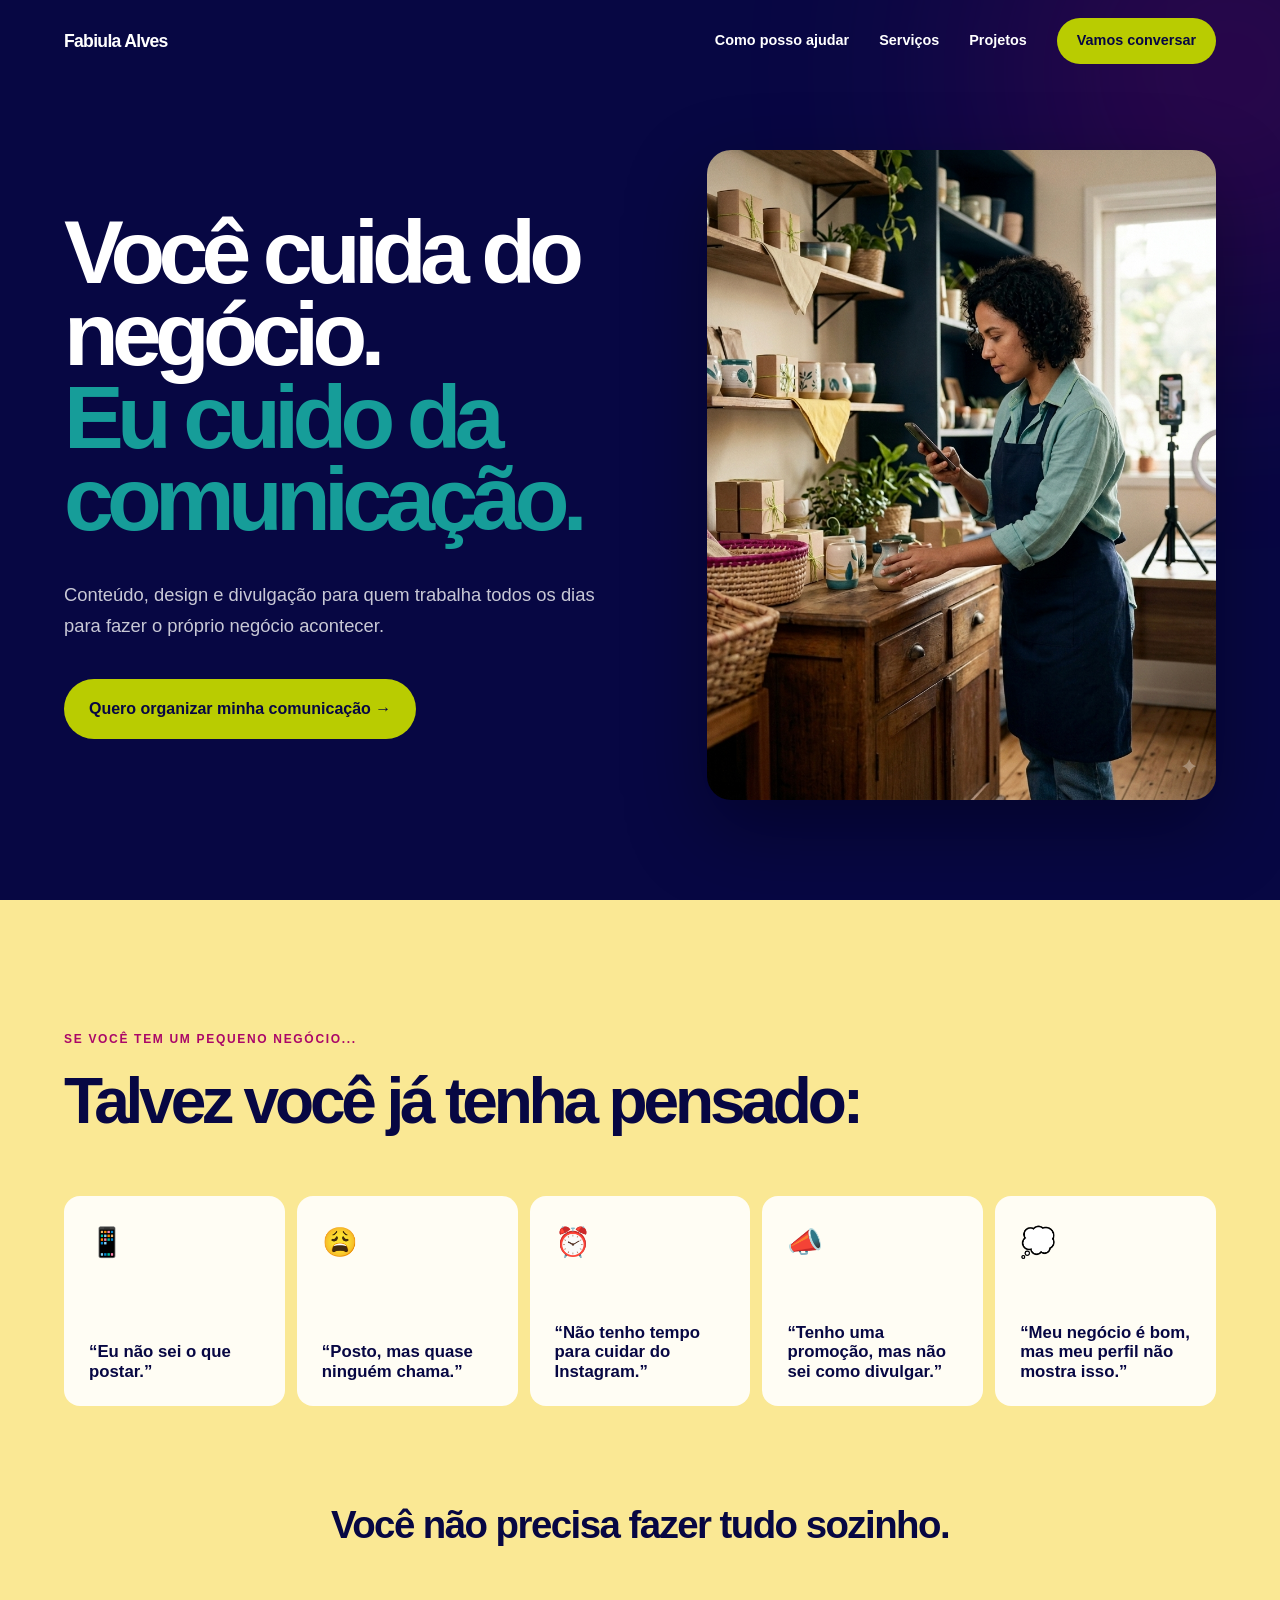
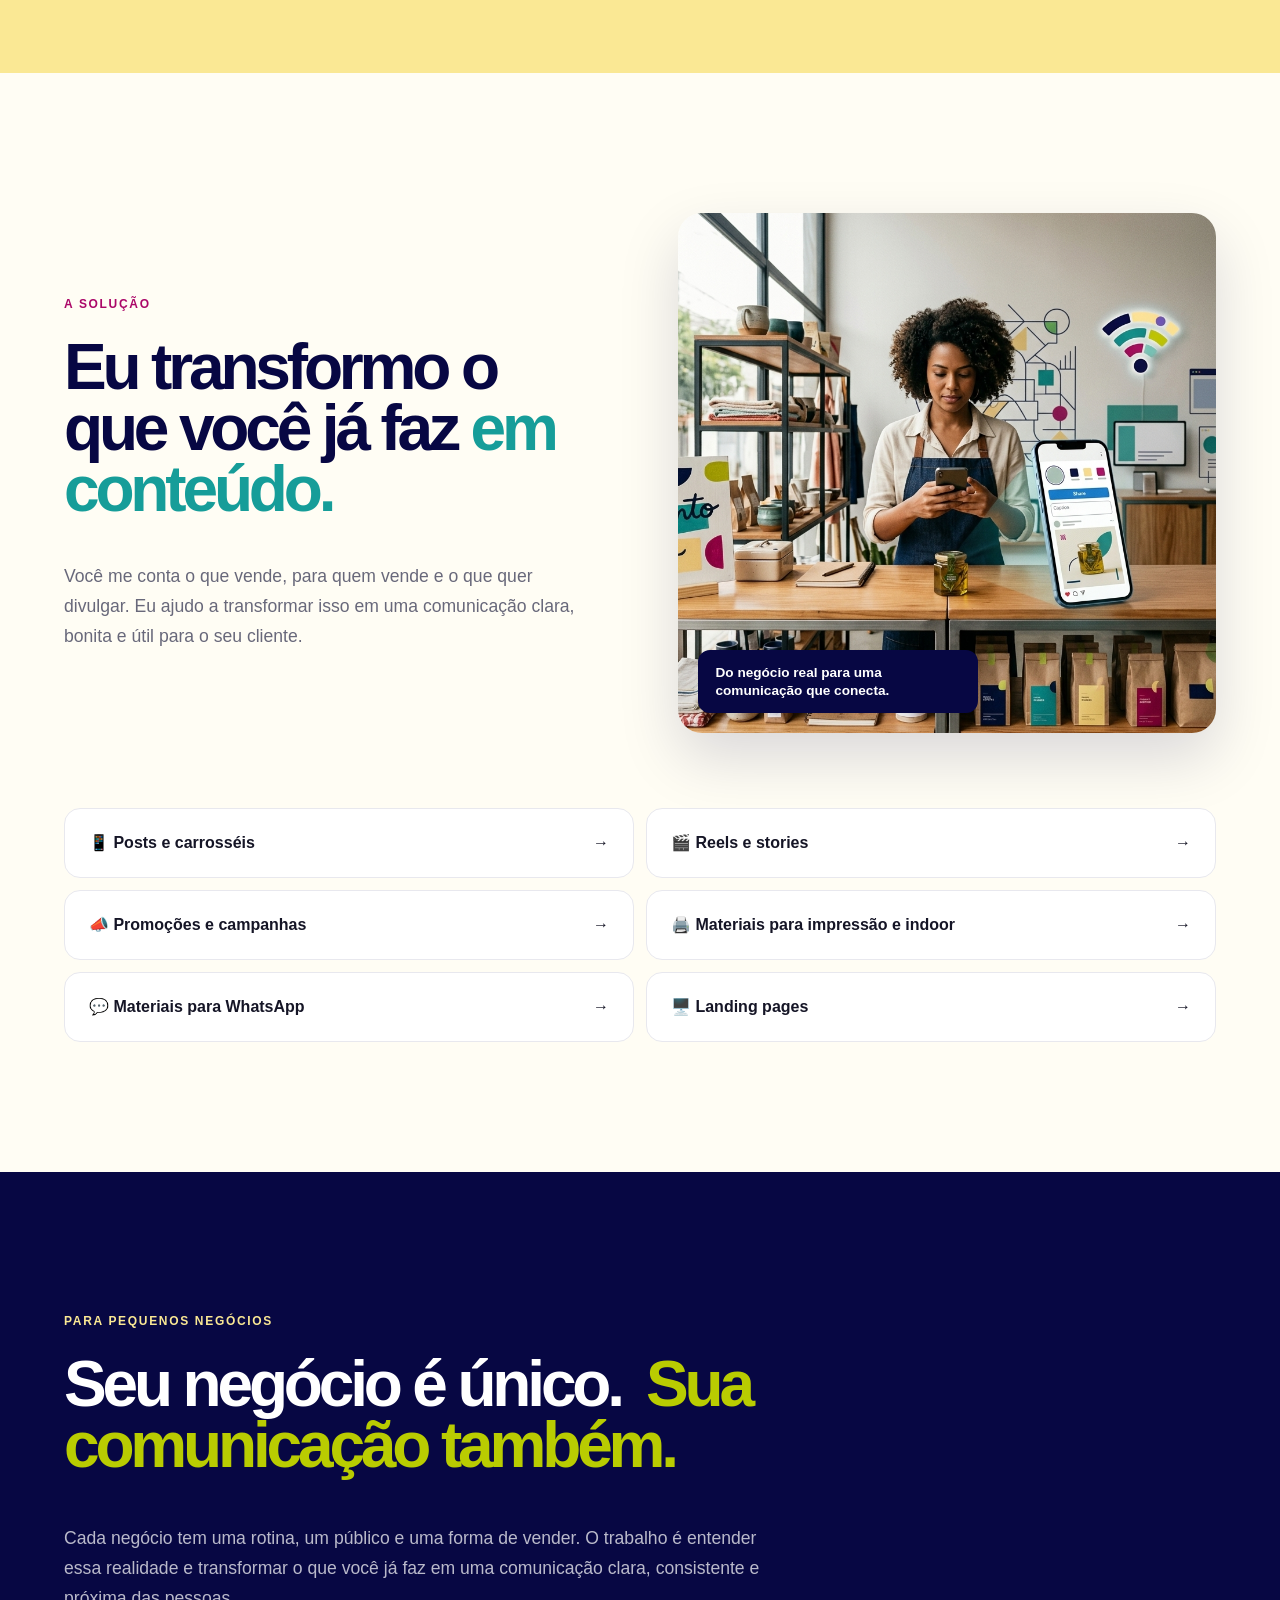
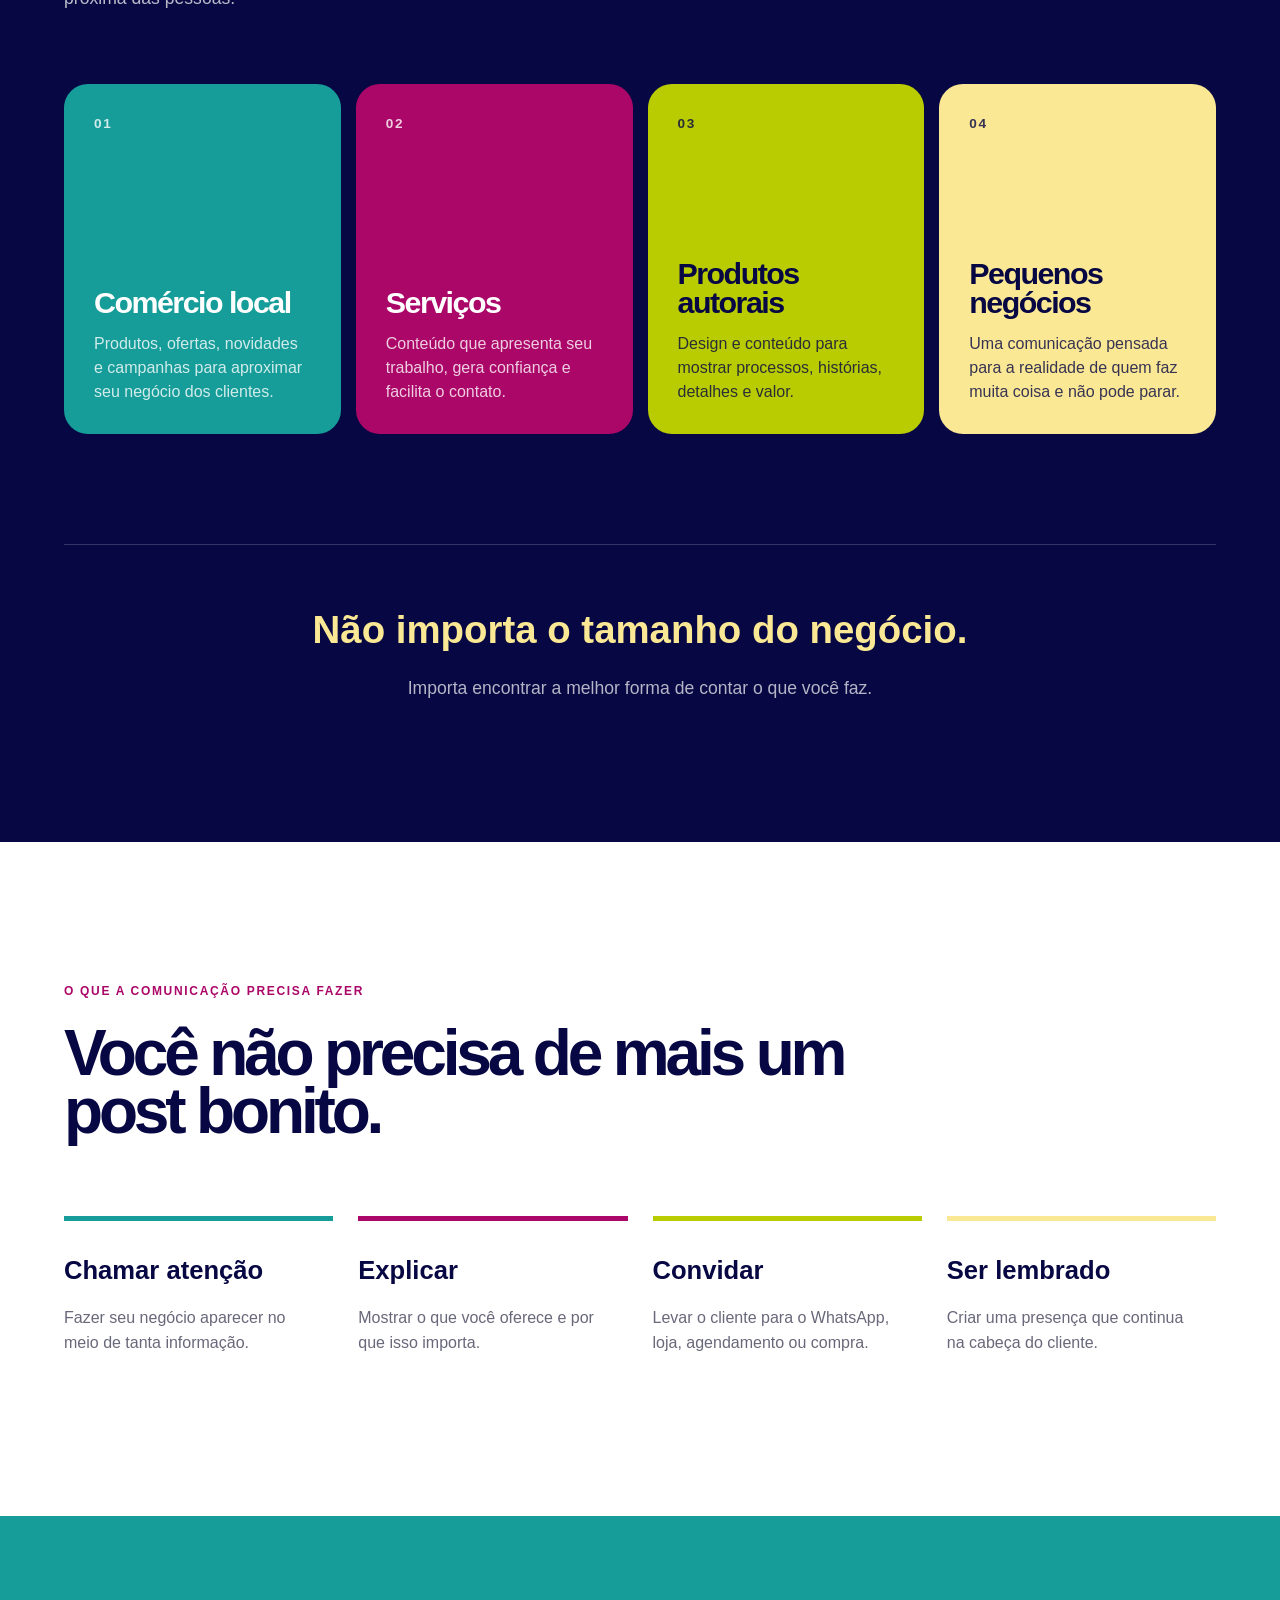
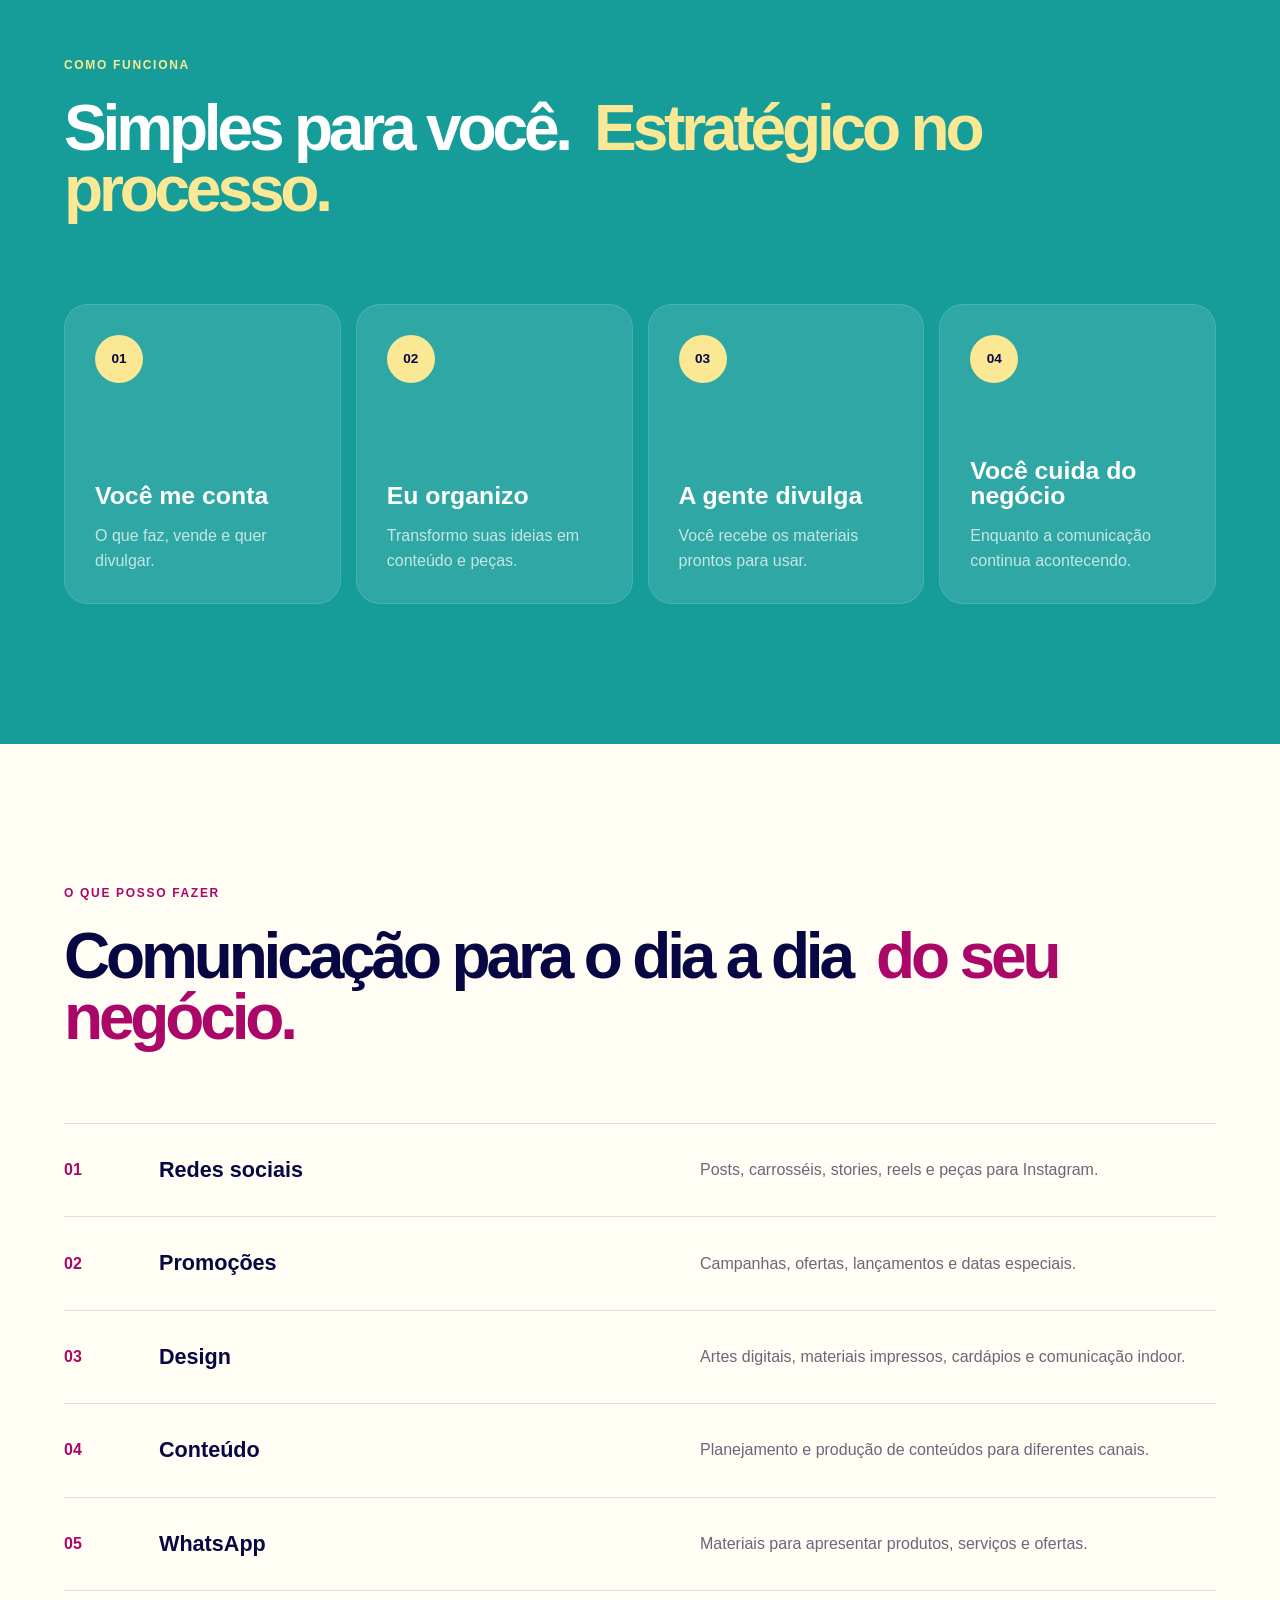
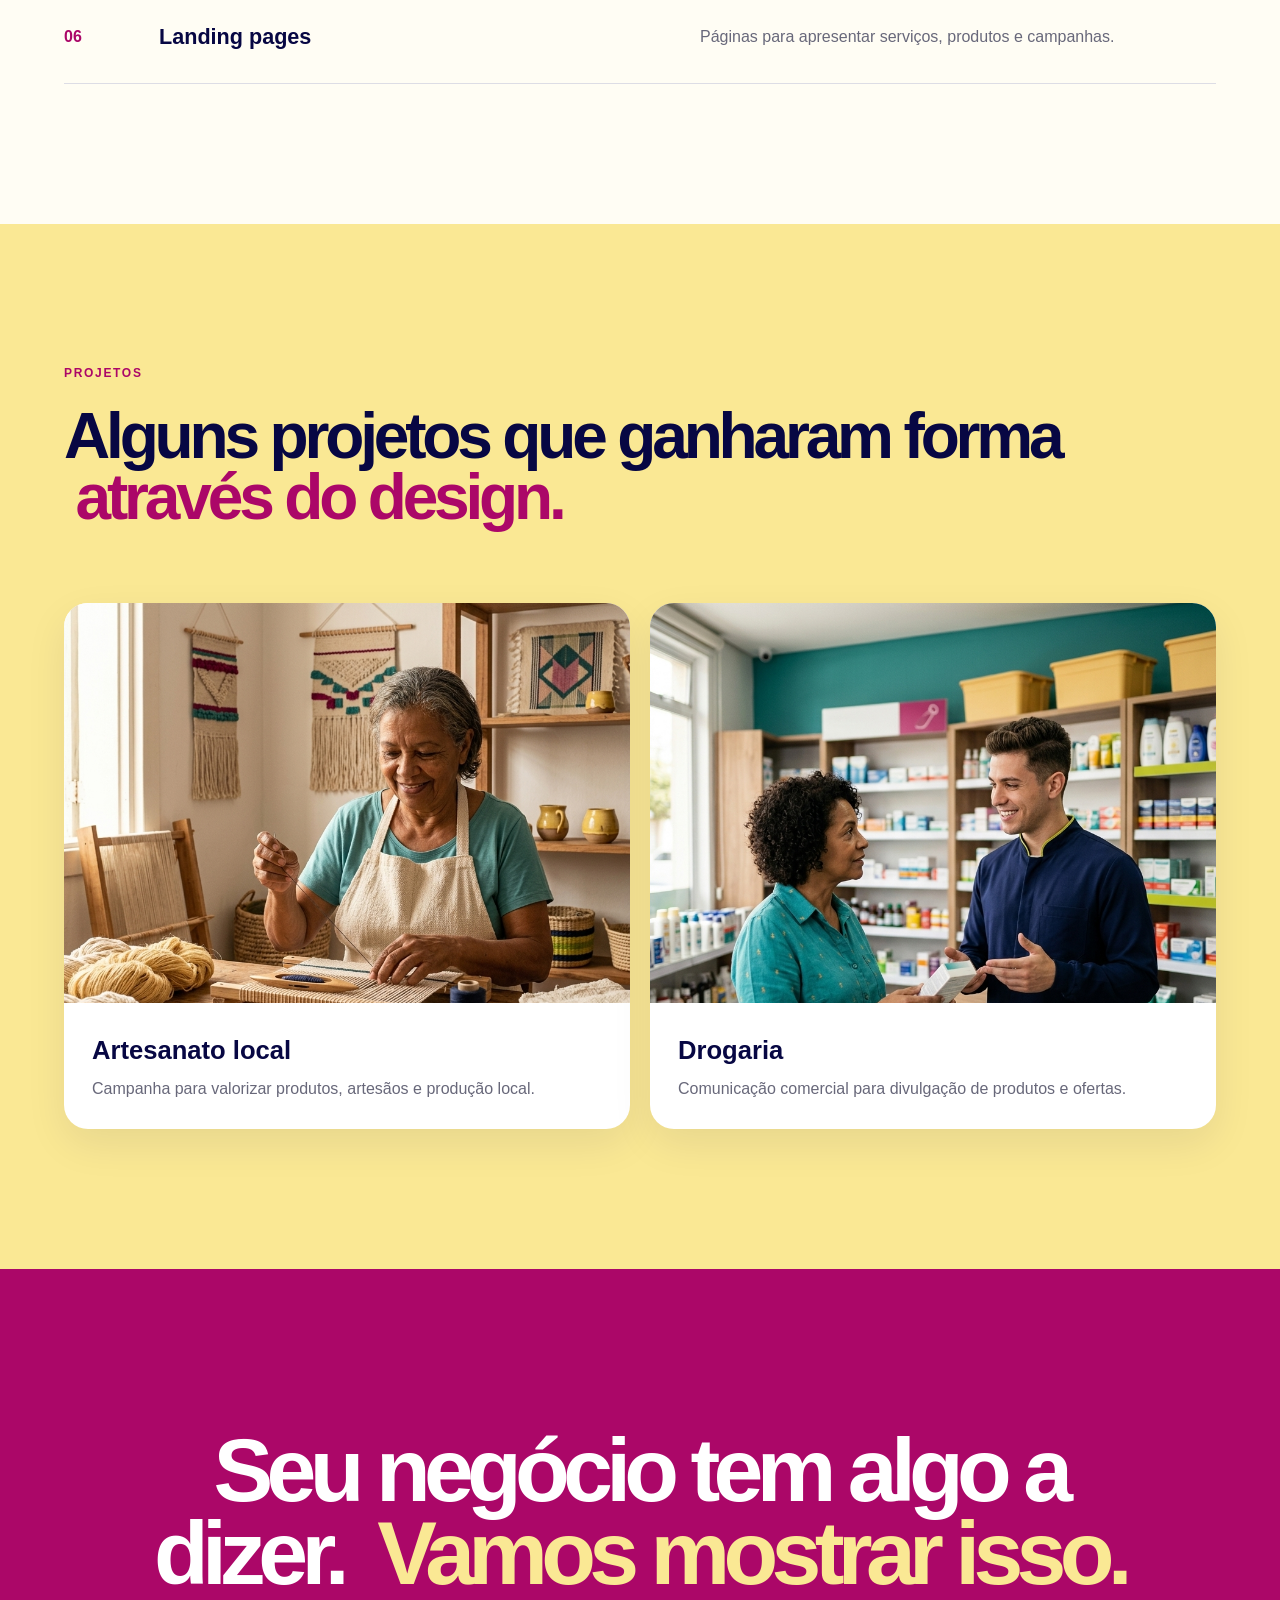
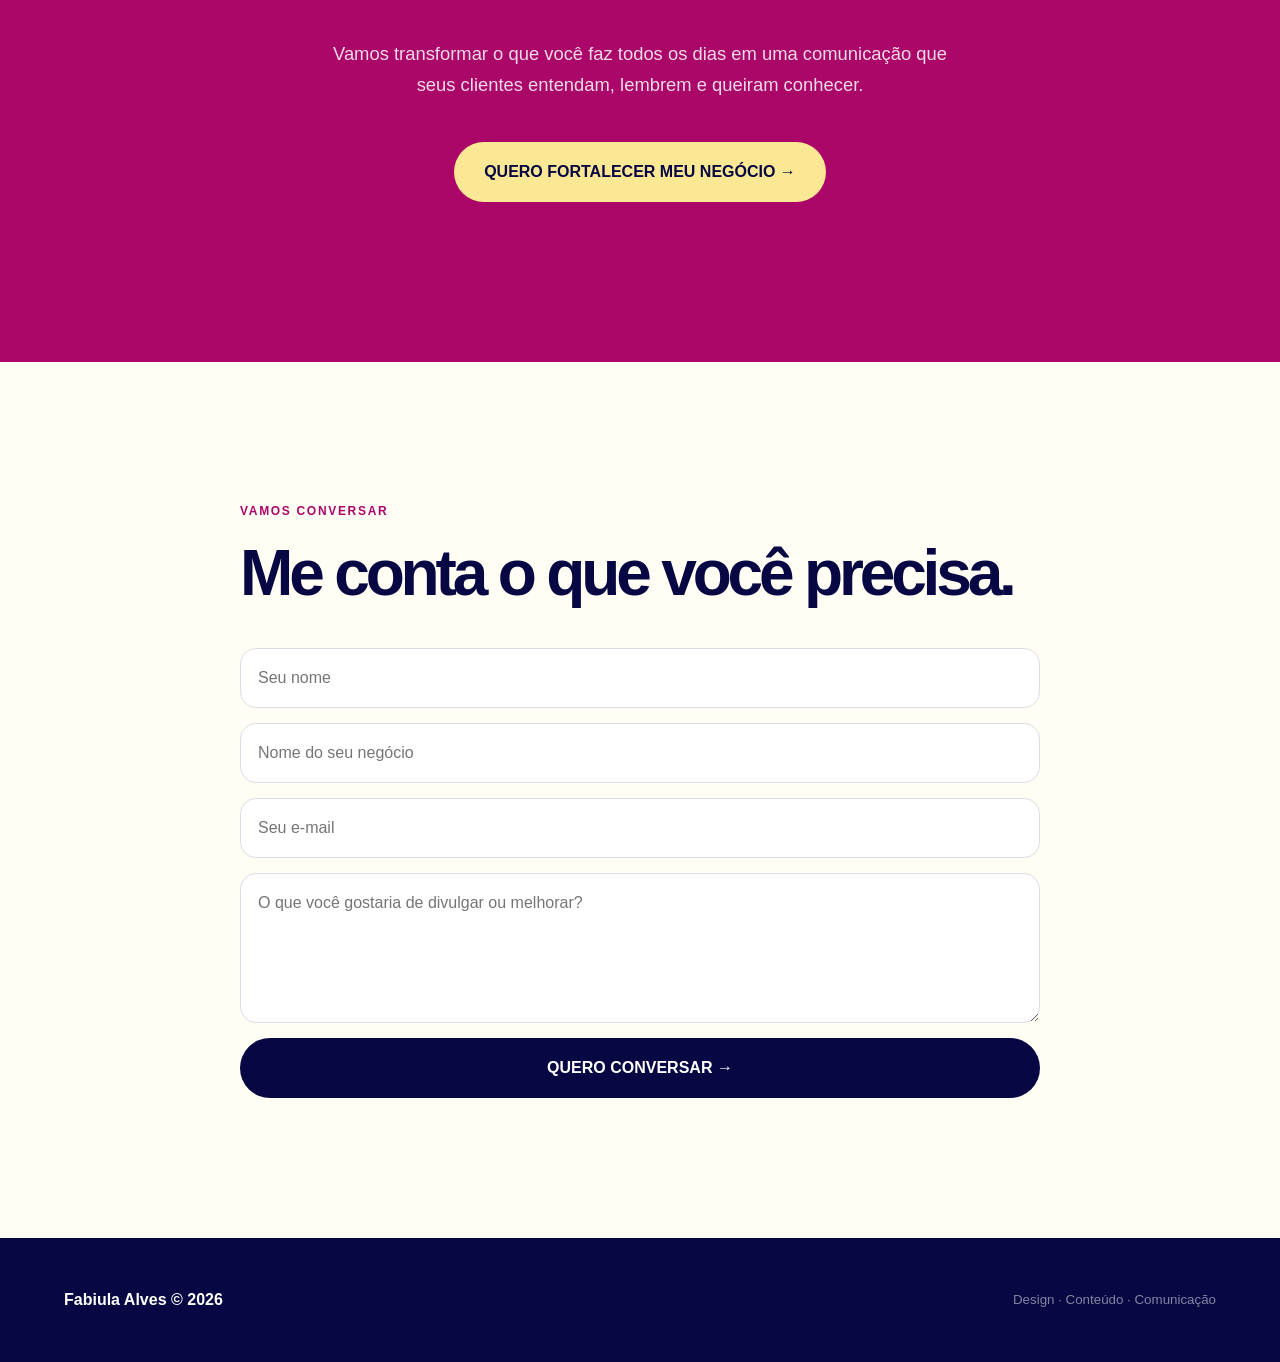
<file: landingpage.html>
<!DOCTYPE html>
<html lang="pt-BR">

<head>

  <meta charset="UTF-8">

  <meta
    name="viewport"
    content="width=device-width, initial-scale=1.0"
  >

  <meta
    name="description"
    content="Design, conteúdo e comunicação para pequenos negócios."
  >

  <title>
    Você cuida do negócio. Eu cuido da comunicação.
  </title>


  <style>

    /* =====================================================
       CORES
    ===================================================== */

    :root {

      --navy: #070743;
      --teal: #169d99;
      --lime: #b9cc01;
      --yellow: #fae894;
      --magenta: #ab0768;

      --cream: #fffdf4;
      --white: #ffffff;
      --black: #151526;
      --gray: #68687a;
      --light-gray: #e8e8ee;

      --radius: 24px;
      --radius-small: 16px;

      --shadow:
        0 20px 60px rgba(7, 7, 67, .12);

      --transition:
        .3s ease;

    }


    /* =====================================================
       RESET
    ===================================================== */

    * {
      margin: 0;
      padding: 0;
      box-sizing: border-box;
    }


    html {
      scroll-behavior: smooth;
    }


    body {

      font-family:
        Arial,
        Helvetica,
        sans-serif;

      background:
        var(--cream);

      color:
        var(--black);

      line-height:
        1.5;

      overflow-x:
        hidden;

    }


    img {

      width:
        100%;

      display:
        block;

    }


    a {

      color:
        inherit;

      text-decoration:
        none;

    }


    button,
    input,
    textarea {

      font:
        inherit;

    }


    /* =====================================================
       HEADER
    ===================================================== */

    header {

      position:
        fixed;

      top:
        0;

      left:
        0;

      width:
        100%;

      z-index:
        1000;

      padding:
        18px 5%;

      transition:
        var(--transition);

    }


    header.scrolled {

      background:
        rgba(7, 7, 67, .96);

      backdrop-filter:
        blur(14px);

    }


    nav {

      max-width:
        1200px;

      margin:
        0 auto;

      display:
        flex;

      align-items:
        center;

      justify-content:
        space-between;

    }


    .logo {

      color:
        var(--white);

      font-size:
        1.1rem;

      font-weight:
        900;

      letter-spacing:
        -.04em;

    }


    .nav-links {

      display:
        flex;

      align-items:
        center;

      gap:
        30px;

      color:
        white;

      font-size:
        .9rem;

      font-weight:
        700;

    }


    .nav-cta {

      background:
        var(--lime);

      color:
        var(--navy);

      padding:
        12px 20px;

      border-radius:
        999px;

      transition:
        var(--transition);

    }


    .nav-cta:hover {

      background:
        var(--yellow);

      transform:
        translateY(-2px);

    }


    .menu-toggle {

      display:
        none;

      border:
        none;

      background:
        transparent;

      color:
        white;

      font-size:
        1.8rem;

      cursor:
        pointer;

    }


    /* =====================================================
       HERO
    ===================================================== */

    .hero {

      min-height:
        100vh;

      background:
        var(--navy);

      color:
        white;

      display:
        grid;

      grid-template-columns:
        1.05fr .95fr;

      align-items:
        center;

      gap:
        80px;

      padding:
        140px 5% 90px;

      position:
        relative;

      overflow:
        hidden;

    }


    .hero::before {

      content:
        "";

      position:
        absolute;

      width:
        500px;

      height:
        500px;

      background:
        var(--magenta);

      border-radius:
        50%;

      filter:
        blur(130px);

      opacity:
        .22;

      right:
        -200px;

      top:
        -180px;

    }


    .hero-content {

      max-width:
        850px;

      position:
        relative;

      z-index:
        2;

    }


    .eyebrow {

      display:
        inline-block;

      color:
        var(--yellow);

      font-size:
        .75rem;

      font-weight:
        900;

      text-transform:
        uppercase;

      letter-spacing:
        .14em;

      margin-bottom:
        28px;

    }


    /*
      IMPORTANTE:

      As frases continuam no mesmo título,
      mas cada uma mantém sua própria cor.

      Não usamos <br>.
      O navegador quebra naturalmente
      conforme a largura disponível.
    */

    .hero-title {

      font-size:
        clamp(3.2rem, 7vw, 7rem);

      line-height:
        .92;

      letter-spacing:
        -.075em;

      margin-bottom:
        40px;

      max-width:
        900px;

    }


    .hero-title .title-blue {

      color:
        var(--white);

    }


    .hero-title .title-teal {

      color:
        var(--teal);

    }


    /*
      Espaçamento entre as duas frases,
      sem criar uma nova linha obrigatória.
    */

    .hero-title .title-part + .title-part {

      margin-left:
        .22em;

    }


    .hero-text {

      max-width:
        560px;

      color:
        rgba(255,255,255,.78);

      font-size:
        1.15rem;

      line-height:
        1.65;

      margin-bottom:
        38px;

    }


    .primary-btn {

      display:
        inline-flex;

      align-items:
        center;

      justify-content:
        center;

      gap:
        10px;

      background:
        var(--lime);

      color:
        var(--navy);

      padding:
        18px 25px;

      border-radius:
        999px;

      font-weight:
        900;

      transition:
        var(--transition);

    }


    .primary-btn:hover {

      background:
        var(--yellow);

      transform:
        translateY(-4px);

      box-shadow:
        0 15px 35px
        rgba(185,204,1,.25);

    }


    .hero-image {

      position:
        relative;

      z-index:
        2;

    }


    .hero-image img {

      height:
        650px;

      object-fit:
        cover;

      border-radius:
        var(--radius);

      box-shadow:
        0 30px 80px
        rgba(0,0,0,.35);

    }


    /* =====================================================
       ANIMAÇÃO
    ===================================================== */

    .reveal {

      opacity:
        0;

      transform:
        translateY(30px);

      transition:
        opacity .7s ease,
        transform .7s ease;

    }


    .reveal.visible {

      opacity:
        1;

      transform:
        translateY(0);

    }


    /* =====================================================
       LABEL
    ===================================================== */

    .section-label {

      color:
        var(--magenta);

      font-size:
        .75rem;

      font-weight:
        900;

      text-transform:
        uppercase;

      letter-spacing:
        .14em;

      margin-bottom:
        24px;

    }


    /* =====================================================
       PAIN
    ===================================================== */

    .pain {

      background:
        var(--yellow);

      padding:
        130px 5% 120px;

    }


    .pain-inner {

      max-width:
        1200px;

      margin:
        0 auto;

    }


    .pain h2 {

      max-width:
        850px;

      color:
        var(--navy);

      font-size:
        clamp(2.8rem, 5vw, 5.3rem);

      line-height:
        .92;

      letter-spacing:
        -.065em;

      margin-bottom:
        65px;

    }


    .pain-grid {

      display:
        grid;

      grid-template-columns:
        repeat(5, 1fr);

      gap:
        12px;

    }


    .pain-card {

      min-height:
        210px;

      background:
        var(--cream);

      padding:
        25px;

      border-radius:
        var(--radius-small);

      display:
        flex;

      flex-direction:
        column;

      justify-content:
        space-between;

      transition:
        var(--transition);

    }


    .pain-card:hover {

      transform:
        translateY(-8px);

      background:
        white;

      box-shadow:
        var(--shadow);

    }


    .pain-card span {

      font-size:
        1.8rem;

    }


    .pain-card p {

      color:
        var(--navy);

      font-size:
        1.05rem;

      font-weight:
        800;

      line-height:
        1.15;

    }


    .pain-answer {

      text-align:
        center;

      color:
        var(--navy);

      font-size:
        clamp(1.8rem, 3vw, 3rem);

      font-weight:
        900;

      letter-spacing:
        -.04em;

      margin-top:
        90px;

      padding:
        0 20px;

    }


    /* =====================================================
       SOLUÇÃO
    ===================================================== */

    .solution {

      background:
        var(--cream);

      padding:
        140px 5% 130px;

    }


    .solution-inner {

      max-width:
        1200px;

      margin:
        0 auto;

      display:
        grid;

      grid-template-columns:
        1fr 1fr;

      gap:
        75px;

      align-items:
        center;

    }


    .solution h2 {

      color:
        var(--navy);

      font-size:
        clamp(2.8rem, 5vw, 5rem);

      line-height:
        .95;

      letter-spacing:
        -.065em;

      margin-bottom:
        42px;

    }


    /*
      Mantém as cores diferentes no mesmo título.
    */

    .solution-title .highlight {

      color:
        var(--teal);

    }


    .solution-intro {

      max-width:
        560px;

      color:
        var(--gray);

      font-size:
        1.1rem;

      line-height:
        1.7;

    }


    .solution-image {

      position:
        relative;

    }


    .solution-image img {

      width:
        100%;

      height:
        520px;

      object-fit:
        cover;

      border-radius:
        var(--radius);

      box-shadow:
        0 25px 60px
        rgba(7,7,67,.15);

    }


    .image-caption {

      position:
        absolute;

      left:
        20px;

      bottom:
        20px;

      max-width:
        280px;

      padding:
        14px 18px;

      border-radius:
        12px;

      background:
        var(--navy);

      color:
        white;

      font-size:
        .85rem;

      font-weight:
        700;

      line-height:
        1.3;

    }


    .solution-list {

      grid-column:
        1 / -1;

      display:
        grid;

      grid-template-columns:
        repeat(2, 1fr);

      gap:
        12px;

    }


    .solution-item {

      padding:
        22px 24px;

      border-radius:
        var(--radius-small);

      background:
        white;

      border:
        1px solid
        var(--light-gray);

      display:
        flex;

      align-items:
        center;

      justify-content:
        space-between;

      transition:
        var(--transition);

    }


    .solution-item:hover {

      background:
        var(--teal);

      color:
        white;

      transform:
        translateX(7px);

    }


    /* =====================================================
       PARA QUEM É
    ===================================================== */

    .businesses {

      background:
        var(--navy);

      color:
        white;

      padding:
        140px 5%;

    }


    .businesses-inner {

      max-width:
        1200px;

      margin:
        0 auto;

    }


    .businesses .section-label {

      color:
        var(--yellow);

    }


    /*
      Cada parte mantém sua cor,
      mas NÃO há <br>.
    */

    .businesses h2 {

      max-width:
        1000px;

      font-size:
        clamp(2.8rem, 5vw, 5.2rem);

      line-height:
        .95;

      letter-spacing:
        -.065em;

      margin-bottom:
        48px;

    }


    .business-title-first {

      color:
        var(--white);

    }


    .business-title-second {

      color:
        var(--lime);

      margin-left:
        .18em;

    }


    .businesses-intro {

      max-width:
        720px;

      color:
        rgba(255,255,255,.72);

      font-size:
        1.1rem;

      line-height:
        1.7;

      margin-bottom:
        70px;

    }


    .business-grid {

      display:
        grid;

      grid-template-columns:
        repeat(4, 1fr);

      gap:
        15px;

    }


    .business-card {

      min-height:
        350px;

      padding:
        30px;

      border-radius:
        var(--radius);

      display:
        flex;

      flex-direction:
        column;

      justify-content:
        space-between;

      overflow:
        hidden;

      transition:
        var(--transition);

    }


    .business-card:hover {

      transform:
        translateY(-8px);

      box-shadow:
        0 25px 50px
        rgba(0,0,0,.2);

    }


    .business-card:nth-child(1) {

      background:
        var(--teal);

    }


    .business-card:nth-child(2) {

      background:
        var(--magenta);

    }


    .business-card:nth-child(3) {

      background:
        var(--lime);

      color:
        var(--navy);

    }


    .business-card:nth-child(4) {

      background:
        var(--yellow);

      color:
        var(--navy);

    }


    .business-icon {

      font-size:
        .85rem;

      font-weight:
        900;

      letter-spacing:
        .12em;

      opacity:
        .8;

    }


    .business-card h3 {

      font-size:
        1.9rem;

      line-height:
        .95;

      letter-spacing:
        -.05em;

      margin-bottom:
        15px;

    }


    .business-card p {

      margin:
        0;

      line-height:
        1.5;

      opacity:
        .8;

    }


    /* =====================================================
       FRASE FINAL PARA QUEM É
    ===================================================== */

    .businesses-bottom {

      margin-top:
        110px;

      padding-top:
        65px;

      border-top:
        1px solid
        rgba(255,255,255,.18);

      text-align:
        center;

    }


    .businesses-bottom strong {

      display:
        block;

      color:
        var(--yellow);

      font-size:
        clamp(1.8rem, 3vw, 2.7rem);

      line-height:
        1.05;

    }


    .businesses-bottom span {

      display:
        block;

      max-width:
        600px;

      margin:
        25px auto 0;

      color:
        rgba(255,255,255,.7);

      font-size:
        1.1rem;

    }


    /* =====================================================
       RESULTADOS
    ===================================================== */

    .results {

      background:
        white;

      padding:
        140px 5%;

    }


    .results-inner {

      max-width:
        1200px;

      margin:
        0 auto;

    }


    .results h2 {

      max-width:
        900px;

      color:
        var(--navy);

      font-size:
        clamp(2.8rem, 5vw, 5rem);

      line-height:
        .92;

      letter-spacing:
        -.065em;

      margin-bottom:
        75px;

    }


    .result-grid {

      display:
        grid;

      grid-template-columns:
        repeat(4, 1fr);

      gap:
        25px;

    }


    .result {

      padding:
        30px 20px 20px 0;

      border-top:
        5px solid
        var(--teal);

    }


    .result:nth-child(2) {

      border-color:
        var(--magenta);

    }


    .result:nth-child(3) {

      border-color:
        var(--lime);

    }


    .result:nth-child(4) {

      border-color:
        var(--yellow);

    }


    .result h3 {

      color:
        var(--navy);

      font-size:
        1.6rem;

      margin-bottom:
        15px;

    }


    .result p {

      color:
        var(--gray);

      line-height:
        1.6;

    }


    /* =====================================================
       PROCESSO
    ===================================================== */

    .process {

      background:
        var(--teal);

      color:
        white;

      padding:
        140px 5%;

    }


    .process-inner {

      max-width:
        1200px;

      margin:
        0 auto;

    }


    .process .section-label {

      color:
        var(--yellow);

    }


    .process h2 {

      max-width:
        1000px;

      font-size:
        clamp(2.8rem, 5vw, 5rem);

      line-height:
        .95;

      letter-spacing:
        -.065em;

      margin-bottom:
        85px;

    }


    .process-title-one {

      color:
        var(--white);

    }


    .process-title-two {

      color:
        var(--yellow);

      margin-left:
        .18em;

    }


    .process-grid {

      display:
        grid;

      grid-template-columns:
        repeat(4, 1fr);

      gap:
        15px;

    }


    .step {

      min-height:
        300px;

      background:
        rgba(255,255,255,.11);

      border:
        1px solid
        rgba(255,255,255,.12);

      border-radius:
        var(--radius);

      padding:
        30px;

      display:
        flex;

      flex-direction:
        column;

      justify-content:
        space-between;

      transition:
        var(--transition);

    }


    .step:hover {

      background:
        rgba(255,255,255,.18);

      transform:
        translateY(-7px);

    }


    .step-number {

      width:
        48px;

      height:
        48px;

      display:
        flex;

      align-items:
        center;

      justify-content:
        center;

      border-radius:
        50%;

      background:
        var(--yellow);

      color:
        var(--navy);

      font-size:
        .85rem;

      font-weight:
        900;

    }


    .step-content {

      margin-top:
        40px;

    }


    .step h3 {

      font-size:
        1.55rem;

      line-height:
        1;

      margin-bottom:
        15px;

    }


    .step p {

      color:
        rgba(255,255,255,.72);

      line-height:
        1.55;

    }


    /* =====================================================
       SERVIÇOS
    ===================================================== */

    .services {

      background:
        var(--cream);

      padding:
        140px 5%;

    }


    .services-inner {

      max-width:
        1200px;

      margin:
        0 auto;

    }


    .services h2 {

      max-width:
        1000px;

      color:
        var(--navy);

      font-size:
        clamp(2.8rem, 5vw, 5rem);

      line-height:
        .95;

      letter-spacing:
        -.065em;

      margin-bottom:
        75px;

    }


    .services-title-first {

      color:
        var(--navy);

    }


    .services-title-second {

      color:
        var(--magenta);

      margin-left:
        .18em;

    }


    .service-list {

      border-top:
        1px solid
        #dddde5;

    }


    .service {

      display:
        grid;

      grid-template-columns:
        70px 1fr 1fr;

      gap:
        25px;

      align-items:
        center;

      padding:
        30px 0;

      border-bottom:
        1px solid
        #dddde5;

    }


    .service-number {

      color:
        var(--magenta);

      font-weight:
        900;

    }


    .service h3 {

      color:
        var(--navy);

      font-size:
        1.35rem;

    }


    .service p {

      color:
        var(--gray);

      line-height:
        1.5;

    }


    /* =====================================================
       PORTFÓLIO
    ===================================================== */

    .portfolio {

      background:
        var(--yellow);

      padding:
        140px 5%;

    }


    .portfolio-inner {

      max-width:
        1200px;

      margin:
        0 auto;

    }


    .portfolio h2 {

      max-width:
        1000px;

      color:
        var(--navy);

      font-size:
        clamp(2.8rem, 5vw, 5rem);

      line-height:
        .95;

      letter-spacing:
        -.065em;

      margin-bottom:
        75px;

    }


    .portfolio-title-first {

      color:
        var(--navy);

    }


    .portfolio-title-second {

      color:
        var(--magenta);

      margin-left:
        .18em;

    }


    .portfolio-grid {

      display:
        grid;

      grid-template-columns:
        repeat(2, 1fr);

      gap:
        20px;

    }


    .portfolio-card {

      background:
        white;

      border-radius:
        var(--radius);

      overflow:
        hidden;

      box-shadow:
        0 15px 40px
        rgba(7,7,67,.08);

    }


    .portfolio-card img {

      height:
        400px;

      object-fit:
        cover;

    }


    .portfolio-content {

      padding:
        28px;

    }


    .portfolio-content h3 {

      color:
        var(--navy);

      font-size:
        1.6rem;

      margin-bottom:
        8px;

    }


    .portfolio-content p {

      color:
        var(--gray);

    }


    /* =====================================================
       CTA FINAL
    ===================================================== */

    .final-cta {

      background:
        var(--magenta);

      color:
        white;

      padding:
        160px 5%;

      text-align:
        center;

    }


    .final-cta-inner {

      max-width:
        1050px;

      margin:
        0 auto;

    }


    .final-cta h2 {

      font-size:
        clamp(3.2rem, 7vw, 7rem);

      line-height:
        .92;

      letter-spacing:
        -.075em;

      margin-bottom:
        45px;

    }


    .final-title-first {

      color:
        var(--white);

    }


    .final-title-second {

      color:
        var(--yellow);

      margin-left:
        .18em;

    }


    .final-cta p {

      max-width:
        650px;

      margin:
        0 auto 42px;

      font-size:
        1.15rem;

      line-height:
        1.65;

      color:
        rgba(255,255,255,.85);

    }


    .cta-button {

      display:
        inline-flex;

      align-items:
        center;

      justify-content:
        center;

      background:
        var(--yellow);

      color:
        var(--navy);

      padding:
        18px 30px;

      border-radius:
        999px;

      font-weight:
        900;

      transition:
        var(--transition);

    }


    .cta-button:hover {

      background:
        white;

      transform:
        scale(1.04);

    }


    /* =====================================================
       CONTATO
    ===================================================== */

    .contact {

      background:
        var(--cream);

      padding:
        140px 5%;

    }


    .contact-inner {

      max-width:
        800px;

      margin:
        0 auto;

    }


    .contact h2 {

      color:
        var(--navy);

      font-size:
        clamp(2.8rem, 5vw, 5rem);

      line-height:
        .92;

      letter-spacing:
        -.065em;

      margin-bottom:
        45px;

    }


    form {

      display:
        grid;

      gap:
        15px;

    }


    input,
    textarea {

      width:
        100%;

      padding:
        17px;

      border:
        1px solid
        #dddde5;

      border-radius:
        var(--radius-small);

      background:
        white;

      outline:
        none;

      transition:
        var(--transition);

    }


    input:focus,
    textarea:focus {

      border-color:
        var(--teal);

      box-shadow:
        0 0 0 3px
        rgba(22,157,153,.1);

    }


    textarea {

      min-height:
        150px;

      resize:
        vertical;

    }


    .submit-btn {

      border:
        none;

      cursor:
        pointer;

      padding:
        18px;

      border-radius:
        999px;

      background:
        var(--navy);

      color:
        white;

      font-weight:
        900;

      transition:
        var(--transition);

    }


    .submit-btn:hover {

      background:
        var(--teal);

    }


    #form-message {

      display:
        none;

      margin-top:
        15px;

      padding:
        15px;

      background:
        var(--yellow);

      color:
        var(--navy);

      border-radius:
        var(--radius-small);

      font-weight:
        700;

    }


    /* =====================================================
       FOOTER
    ===================================================== */

    footer {

      background:
        var(--navy);

      color:
        white;

      padding:
        50px 5%;

    }


    .footer-inner {

      max-width:
        1200px;

      margin:
        0 auto;

      display:
        flex;

      align-items:
        center;

      justify-content:
        space-between;

      gap:
        30px;

    }


    footer small {

      color:
        rgba(255,255,255,.5);

    }


    /* =====================================================
       TABLET
    ===================================================== */

    @media (max-width: 1000px) {

      .hero,
      .solution-inner {

        grid-template-columns:
          1fr;

      }


      .hero-image img {

        height:
          520px;

      }


      .pain-grid {

        grid-template-columns:
          repeat(2, 1fr);

      }


      .business-grid {

        grid-template-columns:
          repeat(2, 1fr);

      }


      .result-grid {

        grid-template-columns:
          repeat(2, 1fr);

      }


      .process-grid {

        grid-template-columns:
          repeat(2, 1fr);

      }

    }


    /* =====================================================
       MOBILE
    ===================================================== */

    @media (max-width: 700px) {

      header {

        padding:
          16px 5%;

      }


      .nav-links {

        display:
          none;

        position:
          absolute;

        left:
          5%;

        right:
          5%;

        top:
          70px;

        padding:
          25px;

        background:
          var(--navy);

        border-radius:
          var(--radius-small);

        flex-direction:
          column;

        align-items:
          stretch;

      }


      .nav-links.active {

        display:
          flex;

      }


      .menu-toggle {

        display:
          block;

      }


      /* HERO */

      .hero {

        grid-template-columns:
          1fr;

        padding:
          120px 5% 70px;

        gap:
          55px;

      }


      .hero-title {

        font-size:
          3.5rem;

      }


      /*
        No mobile, as frases podem quebrar naturalmente.
        O espaçamento entre cores permanece pequeno.
      */

      .hero-title .title-part + .title-part {

        margin-left:
          .12em;

      }


      .hero-image img {

        height:
          420px;

      }


      /* SEÇÕES */

      .pain,
      .solution,
      .businesses,
      .results,
      .process,
      .services,
      .portfolio,
      .contact {

        padding:
          90px 5%;

      }


      /* DORES */

      .pain-grid {

        grid-template-columns:
          1fr;

      }


      .pain-card {

        min-height:
          160px;

      }


      .pain-answer {

        margin-top:
          65px;

      }


      /* SOLUÇÃO */

      .solution-inner {

        grid-template-columns:
          1fr;

        gap:
          40px;

      }


      .solution-image img {

        height:
          420px;

      }


      .solution-list {

        grid-column:
          auto;

        grid-template-columns:
          1fr;

      }


      /* PARA QUEM */

      .business-grid {

        grid-template-columns:
          1fr;

      }


      .business-card {

        min-height:
          280px;

      }


      .businesses-bottom {

        margin-top:
          75px;

        padding-top:
          45px;

      }


      .business-title-second,
      .process-title-two,
      .services-title-second,
      .portfolio-title-second,
      .final-title-second {

        margin-left:
          0;

      }


      /* RESULTADOS */

      .result-grid {

        grid-template-columns:
          1fr;

      }


      /* PROCESSO */

      .process-grid {

        grid-template-columns:
          1fr;

      }


      .step {

        min-height:
          250px;

      }


      .step-content {

        margin-top:
          25px;

      }


      /* SERVIÇOS */

      .service {

        grid-template-columns:
          50px 1fr;

        gap:
          15px;

      }


      .service p {

        grid-column:
          2;

      }


      /* PORTFÓLIO */

      .portfolio-grid {

        grid-template-columns:
          1fr;

      }


      .portfolio-card img {

        height:
          300px;

      }


      /* CTA */

      .final-cta {

        padding:
          110px 5%;

      }


      /* FOOTER */

      .footer-inner {

        flex-direction:
          column;

        align-items:
          flex-start;

      }

    }

  </style>

</head>


<body>


  <!-- =====================================================
       HEADER
  ===================================================== -->

  <header id="header">

    <nav>

      <a
        href="#"
        class="logo"
      >
        Fabiula Alves
      </a>


      <button
        class="menu-toggle"
        id="menuToggle"
        aria-label="Abrir menu"
        aria-expanded="false"
      >
        ☰
      </button>


      <div
        class="nav-links"
        id="navLinks"
      >

        <a href="#solucao">
          Como posso ajudar
        </a>

        <a href="#servicos">
          Serviços
        </a>

        <a href="#projetos">
          Projetos
        </a>

        <a
          href="#contato"
          class="nav-cta"
        >
          Vamos conversar
        </a>

      </div>

    </nav>

  </header>


  <main>


    <!-- =====================================================
         HERO
    ===================================================== -->

    <section class="hero">

      <div class="hero-content reveal">

        <!--<span class="eyebrow">
          Design + conteúdo para pequenos negócios
        </span>-->


        <h1 class="hero-title">

          <span class="title-part title-blue">
            Você cuida do negócio.
          </span>

          <span class="title-part title-teal">
            <br>Eu cuido da comunicação.
          </span>

        </h1>


        <p class="hero-text">

          Conteúdo, design e divulgação para quem trabalha
          todos os dias para fazer o próprio negócio acontecer.

        </p>


        <a
          href="#contato"
          class="primary-btn"
        >
          Quero organizar minha comunicação →
        </a>

      </div>


      <div class="hero-image reveal">

        <img
          src="images/hero.png"
          alt="Pessoa trabalhando em seu pequeno negócio"
        >

      </div>

    </section>


    <!-- =====================================================
         DORES
    ===================================================== -->

    <section class="pain">

      <div class="pain-inner">

        <div class="section-label">
          Se você tem um pequeno negócio...
        </div>


        <h2 class="reveal">
          Talvez você já tenha pensado:
        </h2>


        <div class="pain-grid">


          <article class="pain-card reveal">

            <span>📱</span>

            <p>
              “Eu não sei o que postar.”
            </p>

          </article>


          <article class="pain-card reveal">

            <span>😩</span>

            <p>
              “Posto, mas quase ninguém chama.”
            </p>

          </article>


          <article class="pain-card reveal">

            <span>⏰</span>

            <p>
              “Não tenho tempo para cuidar do Instagram.”
            </p>

          </article>


          <article class="pain-card reveal">

            <span>📣</span>

            <p>
              “Tenho uma promoção, mas não sei como divulgar.”
            </p>

          </article>


          <article class="pain-card reveal">

            <span>💭</span>

            <p>
              “Meu negócio é bom, mas meu perfil não mostra isso.”
            </p>

          </article>


        </div>


        <p class="pain-answer reveal">
          Você não precisa fazer tudo sozinho.
        </p>

      </div>

    </section>


    <!-- =====================================================
         SOLUÇÃO
    ===================================================== -->

    <section
      class="solution"
      id="solucao"
    >

      <div class="solution-inner">


        <div class="solution-content reveal">

          <div class="section-label">
            A solução
          </div>


          <h2 class="solution-title">

            Eu transformo o que você já faz
            <span class="highlight">
              em conteúdo.
            </span>

          </h2>


          <p class="solution-intro">

            Você me conta o que vende, para quem vende e
            o que quer divulgar. Eu ajudo a transformar isso
            em uma comunicação clara, bonita e útil para
            o seu cliente.

          </p>

        </div>


        <div class="solution-image reveal">

          <img
            src="images/solucao.png"
            alt="Pequena empreendedora criando conteúdo para divulgar seu negócio"
          >


          <div class="image-caption">

            Do negócio real para uma comunicação que conecta.

          </div>

        </div>


        <div class="solution-list">


          <div class="solution-item reveal">

            <strong>
              📱 Posts e carrosséis
            </strong>

            <span>→</span>

          </div>


          <div class="solution-item reveal">

            <strong>
              🎬 Reels e stories
            </strong>

            <span>→</span>

          </div>


          <div class="solution-item reveal">

            <strong>
              📣 Promoções e campanhas
            </strong>

            <span>→</span>

          </div>


          <div class="solution-item reveal">

            <strong>
              🖨️ Materiais para impressão e indoor
            </strong>

            <span>→</span>

          </div>


          <div class="solution-item reveal">

            <strong>
              💬 Materiais para WhatsApp
            </strong>

            <span>→</span>

          </div>


          <div class="solution-item reveal">

            <strong>
              🖥️ Landing pages
            </strong>

            <span>→</span>

          </div>


        </div>

      </div>

    </section>


    <!-- =====================================================
         PARA QUEM É
    ===================================================== -->

    <section
      class="businesses"
      id="para-quem"
    >

      <div class="businesses-inner">

        <div class="section-label">
          Para pequenos negócios
        </div>


        <h2 class="reveal">

          <span class="business-title-first">
            Seu negócio é único.
          </span>

          <span class="business-title-second">
            Sua comunicação também.
          </span>

        </h2>


        <p class="businesses-intro reveal">

          Cada negócio tem uma rotina, um público e uma forma
          de vender. O trabalho é entender essa realidade e
          transformar o que você já faz em uma comunicação
          clara, consistente e próxima das pessoas.

        </p>


        <div class="business-grid">


          <article class="business-card reveal">

            <div class="business-icon">
              01
            </div>

            <div>

              <h3>
                Comércio local
              </h3>

              <p>
                Produtos, ofertas, novidades e campanhas
                para aproximar seu negócio dos clientes.
              </p>

            </div>

          </article>


          <article class="business-card reveal">

            <div class="business-icon">
              02
            </div>

            <div>

              <h3>
                Serviços
              </h3>

              <p>
                Conteúdo que apresenta seu trabalho,
                gera confiança e facilita o contato.
              </p>

            </div>

          </article>


          <article class="business-card reveal">

            <div class="business-icon">
              03
            </div>

            <div>

              <h3>
                Produtos autorais
              </h3>

              <p>
                Design e conteúdo para mostrar processos,
                histórias, detalhes e valor.
              </p>

            </div>

          </article>


          <article class="business-card reveal">

            <div class="business-icon">
              04
            </div>

            <div>

              <h3>
                Pequenos negócios
              </h3>

              <p>
                Uma comunicação pensada para a realidade
                de quem faz muita coisa e não pode parar.
              </p>

            </div>

          </article>


        </div>


        <div class="businesses-bottom reveal">

          <strong>
            Não importa o tamanho do negócio.
          </strong>

          <span>
            Importa encontrar a melhor forma de contar
            o que você faz.
          </span>

        </div>

      </div>

    </section>


    <!-- =====================================================
         RESULTADOS
    ===================================================== -->

    <section class="results">

      <div class="results-inner">

        <div class="section-label">
          O que a comunicação precisa fazer
        </div>


        <h2 class="reveal">
          Você não precisa de mais um post bonito.
        </h2>


        <div class="result-grid">


          <article class="result reveal">

            <h3>
              Chamar atenção
            </h3>

            <p>
              Fazer seu negócio aparecer
              no meio de tanta informação.
            </p>

          </article>


          <article class="result reveal">

            <h3>
              Explicar
            </h3>

            <p>
              Mostrar o que você oferece
              e por que isso importa.
            </p>

          </article>


          <article class="result reveal">

            <h3>
              Convidar
            </h3>

            <p>
              Levar o cliente para o WhatsApp,
              loja, agendamento ou compra.
            </p>

          </article>


          <article class="result reveal">

            <h3>
              Ser lembrado
            </h3>

            <p>
              Criar uma presença que continua
              na cabeça do cliente.
            </p>

          </article>


        </div>

      </div>

    </section>


    <!-- =====================================================
         PROCESSO
    ===================================================== -->

    <section
      class="process"
      id="processo"
    >

      <div class="process-inner">

        <div class="section-label">
          Como funciona
        </div>


        <h2 class="reveal">

          <span class="process-title-one">
            Simples para você.
          </span>

          <span class="process-title-two">
            Estratégico no processo.
          </span>

        </h2>


        <div class="process-grid">


          <article class="step reveal">

            <div class="step-number">
              01
            </div>

            <div class="step-content">

              <h3>
                Você me conta
              </h3>

              <p>
                O que faz, vende e quer divulgar.
              </p>

            </div>

          </article>


          <article class="step reveal">

            <div class="step-number">
              02
            </div>

            <div class="step-content">

              <h3>
                Eu organizo
              </h3>

              <p>
                Transformo suas ideias
                em conteúdo e peças.
              </p>

            </div>

          </article>


          <article class="step reveal">

            <div class="step-number">
              03
            </div>

            <div class="step-content">

              <h3>
                A gente divulga
              </h3>

              <p>
                Você recebe os materiais
                prontos para usar.
              </p>

            </div>

          </article>


          <article class="step reveal">

            <div class="step-number">
              04
            </div>

            <div class="step-content">

              <h3>
                Você cuida do negócio
              </h3>

              <p>
                Enquanto a comunicação
                continua acontecendo.
              </p>

            </div>

          </article>


        </div>

      </div>

    </section>


    <!-- =====================================================
         SERVIÇOS
    ===================================================== -->

    <section
      class="services"
      id="servicos"
    >

      <div class="services-inner">

        <div class="section-label">
          O que posso fazer
        </div>


        <h2 class="reveal">

          <span class="services-title-first">
            Comunicação para o dia a dia
          </span>

          <span class="services-title-second">
            do seu negócio.
          </span>

        </h2>


        <div class="service-list">


          <div class="service reveal">

            <span class="service-number">
              01
            </span>

            <h3>
              Redes sociais
            </h3>

            <p>
              Posts, carrosséis, stories,
              reels e peças para Instagram.
            </p>

          </div>


          <div class="service reveal">

            <span class="service-number">
              02
            </span>

            <h3>
              Promoções
            </h3>

            <p>
              Campanhas, ofertas, lançamentos
              e datas especiais.
            </p>

          </div>


          <div class="service reveal">

            <span class="service-number">
              03
            </span>

            <h3>
              Design
            </h3>

            <p>
              Artes digitais, materiais impressos,
              cardápios e comunicação indoor.
            </p>

          </div>


          <div class="service reveal">

            <span class="service-number">
              04
            </span>

            <h3>
              Conteúdo
            </h3>

            <p>
              Planejamento e produção de conteúdos
              para diferentes canais.
            </p>

          </div>


          <div class="service reveal">

            <span class="service-number">
              05
            </span>

            <h3>
              WhatsApp
            </h3>

            <p>
              Materiais para apresentar produtos,
              serviços e ofertas.
            </p>

          </div>


          <div class="service reveal">

            <span class="service-number">
              06
            </span>

            <h3>
              Landing pages
            </h3>

            <p>
              Páginas para apresentar serviços,
              produtos e campanhas.
            </p>

          </div>


        </div>

      </div>

    </section>


    <!-- =====================================================
         PORTFÓLIO
    ===================================================== -->

    <section
      class="portfolio"
      id="projetos"
    >

      <div class="portfolio-inner">

        <div class="section-label">
          Projetos
        </div>


        <h2 class="reveal">

          <span class="portfolio-title-first">
            Alguns projetos que ganharam forma
          </span>

          <span class="portfolio-title-second">
            através do design.
          </span>

        </h2>


        <div class="portfolio-grid">


          <article class="portfolio-card reveal">

            <img
              src="images/artesanato.png"
              alt="Campanha de valorização do artesanato local"
            >

            <div class="portfolio-content">

              <h3>
                Artesanato local
              </h3>

              <p>
                Campanha para valorizar produtos,
                artesãos e produção local.
              </p>

            </div>

          </article>


          <article class="portfolio-card reveal">

            <img
              src="images/drogaria.png"
              alt="Projeto de comunicação para drogaria"
            >

            <div class="portfolio-content">

              <h3>
                Drogaria
              </h3>

              <p>
                Comunicação comercial para
                divulgação de produtos e ofertas.
              </p>

            </div>

          </article>


        </div>

      </div>

    </section>


    <!-- =====================================================
         CTA FINAL
    ===================================================== -->

    <section class="final-cta">

      <div class="final-cta-inner reveal">


        <h2>

          <span class="final-title-first">
            Seu negócio tem algo a dizer.
          </span>

          <span class="final-title-second">
            Vamos mostrar isso.
          </span>

        </h2>


        <p>

          Vamos transformar o que você faz todos os dias
          em uma comunicação que seus clientes entendam,
          lembrem e queiram conhecer.

        </p>


        <a
          href="#contato"
          class="cta-button"
        >
          QUERO FORTALECER MEU NEGÓCIO →
        </a>

      </div>

    </section>


    <!-- =====================================================
         CONTATO
    ===================================================== -->

    <section
      class="contact"
      id="contato"
    >

      <div class="contact-inner">

        <div class="section-label">
          Vamos conversar
        </div>


        <h2>
          Me conta o que você precisa.
        </h2>


        <form id="contactForm">

          <input
            type="text"
            name="name"
            placeholder="Seu nome"
            required
          >


          <input
            type="text"
            name="business"
            placeholder="Nome do seu negócio"
            required
          >


          <input
            type="email"
            name="email"
            placeholder="Seu e-mail"
            required
          >


          <textarea
            name="message"
            placeholder="O que você gostaria de divulgar ou melhorar?"
            required
          ></textarea>


          <button
            type="submit"
            class="submit-btn"
          >
            QUERO CONVERSAR →
          </button>

        </form>


        <div id="form-message">
          Obrigado! Sua mensagem foi recebida.
        </div>

      </div>

    </section>

  </main>


  <!-- =====================================================
       FOOTER
  ===================================================== -->

  <footer>

    <div class="footer-inner">

      <strong>
        Fabiula Alves © 2026
      </strong>

      <small>
        Design · Conteúdo · Comunicação
      </small>

    </div>

  </footer>


  <script>


    /* =====================================================
       HEADER
    ===================================================== */

    const header =
      document.getElementById("header");


    window.addEventListener(
      "scroll",
      () => {

        if (window.scrollY > 50) {

          header.classList.add("scrolled");

        } else {

          header.classList.remove("scrolled");

        }

      }
    );


    /* =====================================================
       MENU MOBILE
    ===================================================== */

    const menuToggle =
      document.getElementById("menuToggle");


    const navLinks =
      document.getElementById("navLinks");


    menuToggle.addEventListener(
      "click",
      () => {

        const isOpen =
          navLinks.classList.toggle("active");

        menuToggle.setAttribute(
          "aria-expanded",
          isOpen
        );

      }
    );


    document
      .querySelectorAll(".nav-links a")
      .forEach(
        link => {

          link.addEventListener(
            "click",
            () => {

              navLinks.classList.remove("active");

              menuToggle.setAttribute(
                "aria-expanded",
                "false"
              );

            }
          );

        }
      );


    /* =====================================================
       ANIMAÇÃO
    ===================================================== */

    const revealElements =
      document.querySelectorAll(".reveal");


    const observer =
      new IntersectionObserver(
        entries => {

          entries.forEach(
            entry => {

              if (
                entry.isIntersecting
              ) {

                entry.target.classList.add(
                  "visible"
                );

                observer.unobserve(
                  entry.target
                );

              }

            }
          );

        },
        {
          threshold:
            .12
        }
      );


    revealElements.forEach(
      element => {

        observer.observe(element);

      }
    );


    /* =====================================================
       FORMULÁRIO
    ===================================================== */

    const form =
      document.getElementById("contactForm");


    const formMessage =
      document.getElementById("form-message");


    form.addEventListener(
      "submit",
      event => {

        event.preventDefault();

        formMessage.style.display =
          "block";

        form.reset();

        setTimeout(
          () => {

            formMessage.style.display =
              "none";

          },
          5000
        );

      }
    );


  </script>

</body>

</html>
</file>
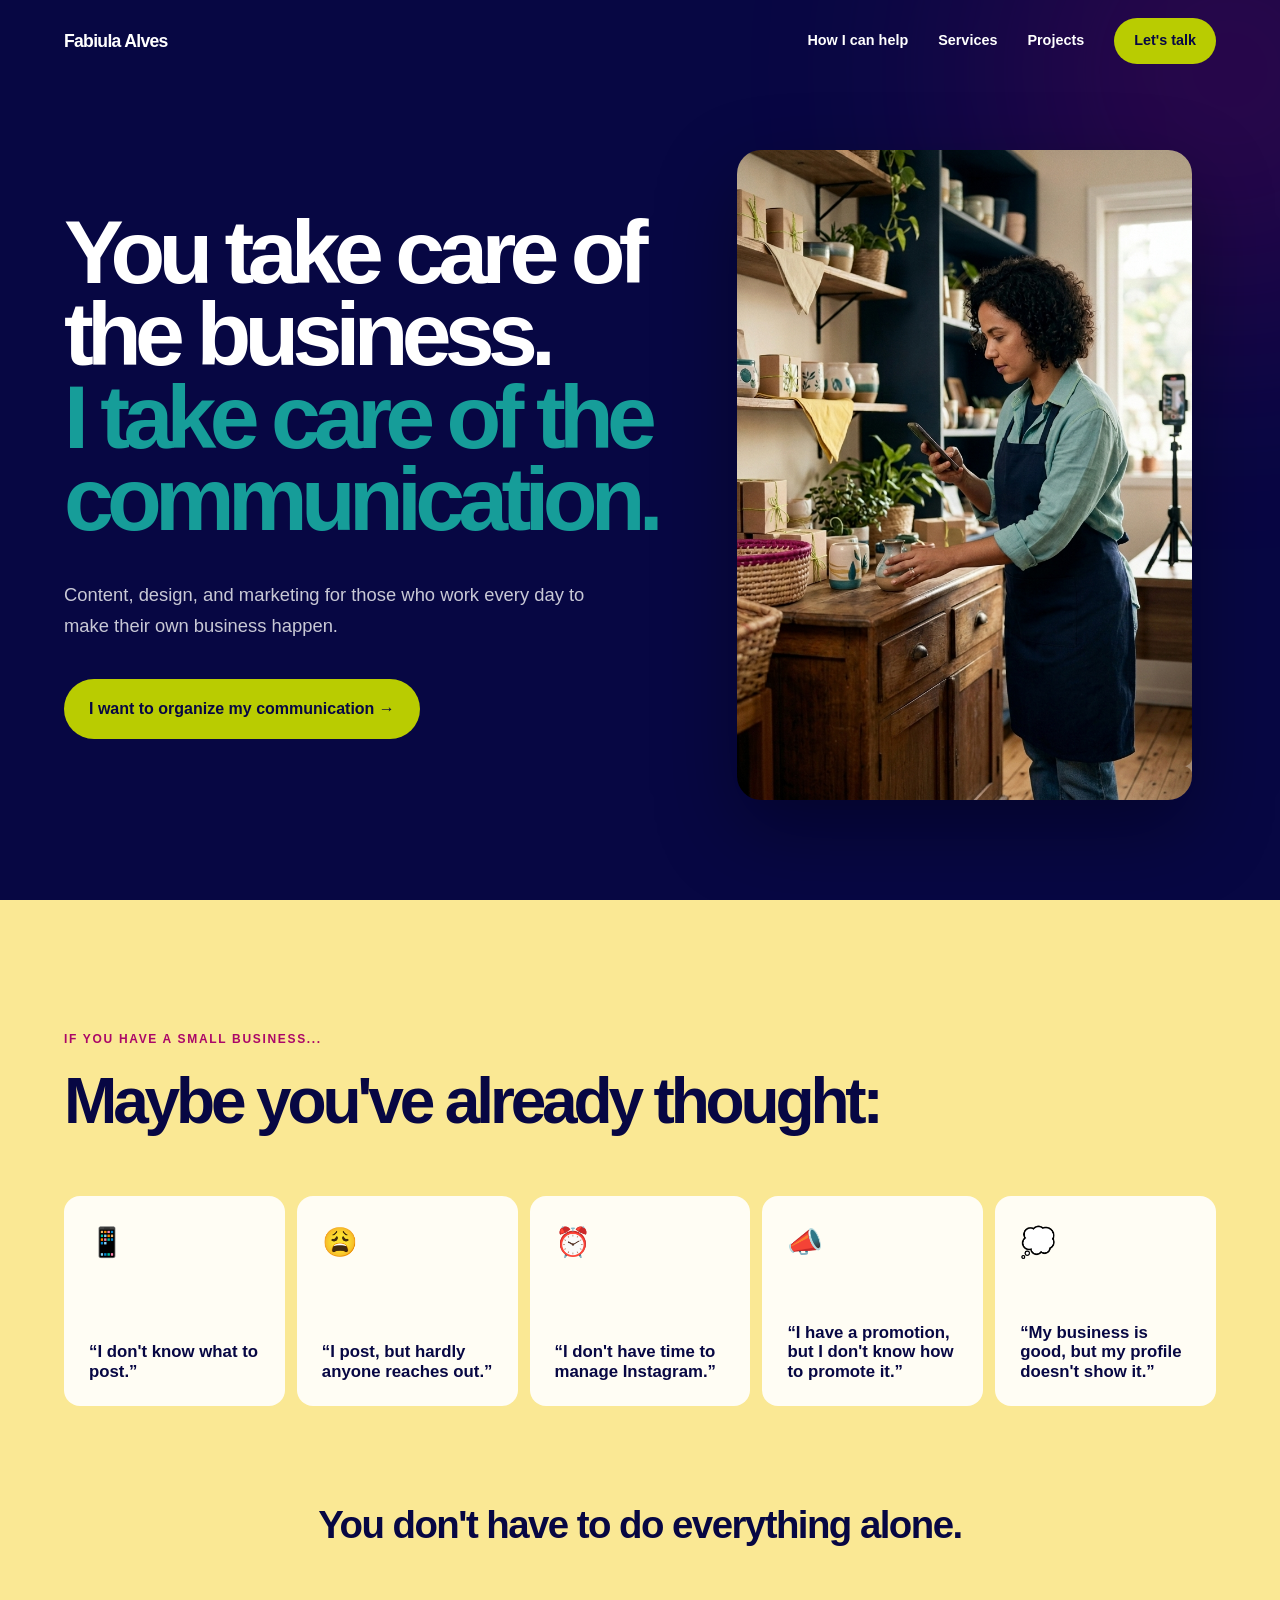
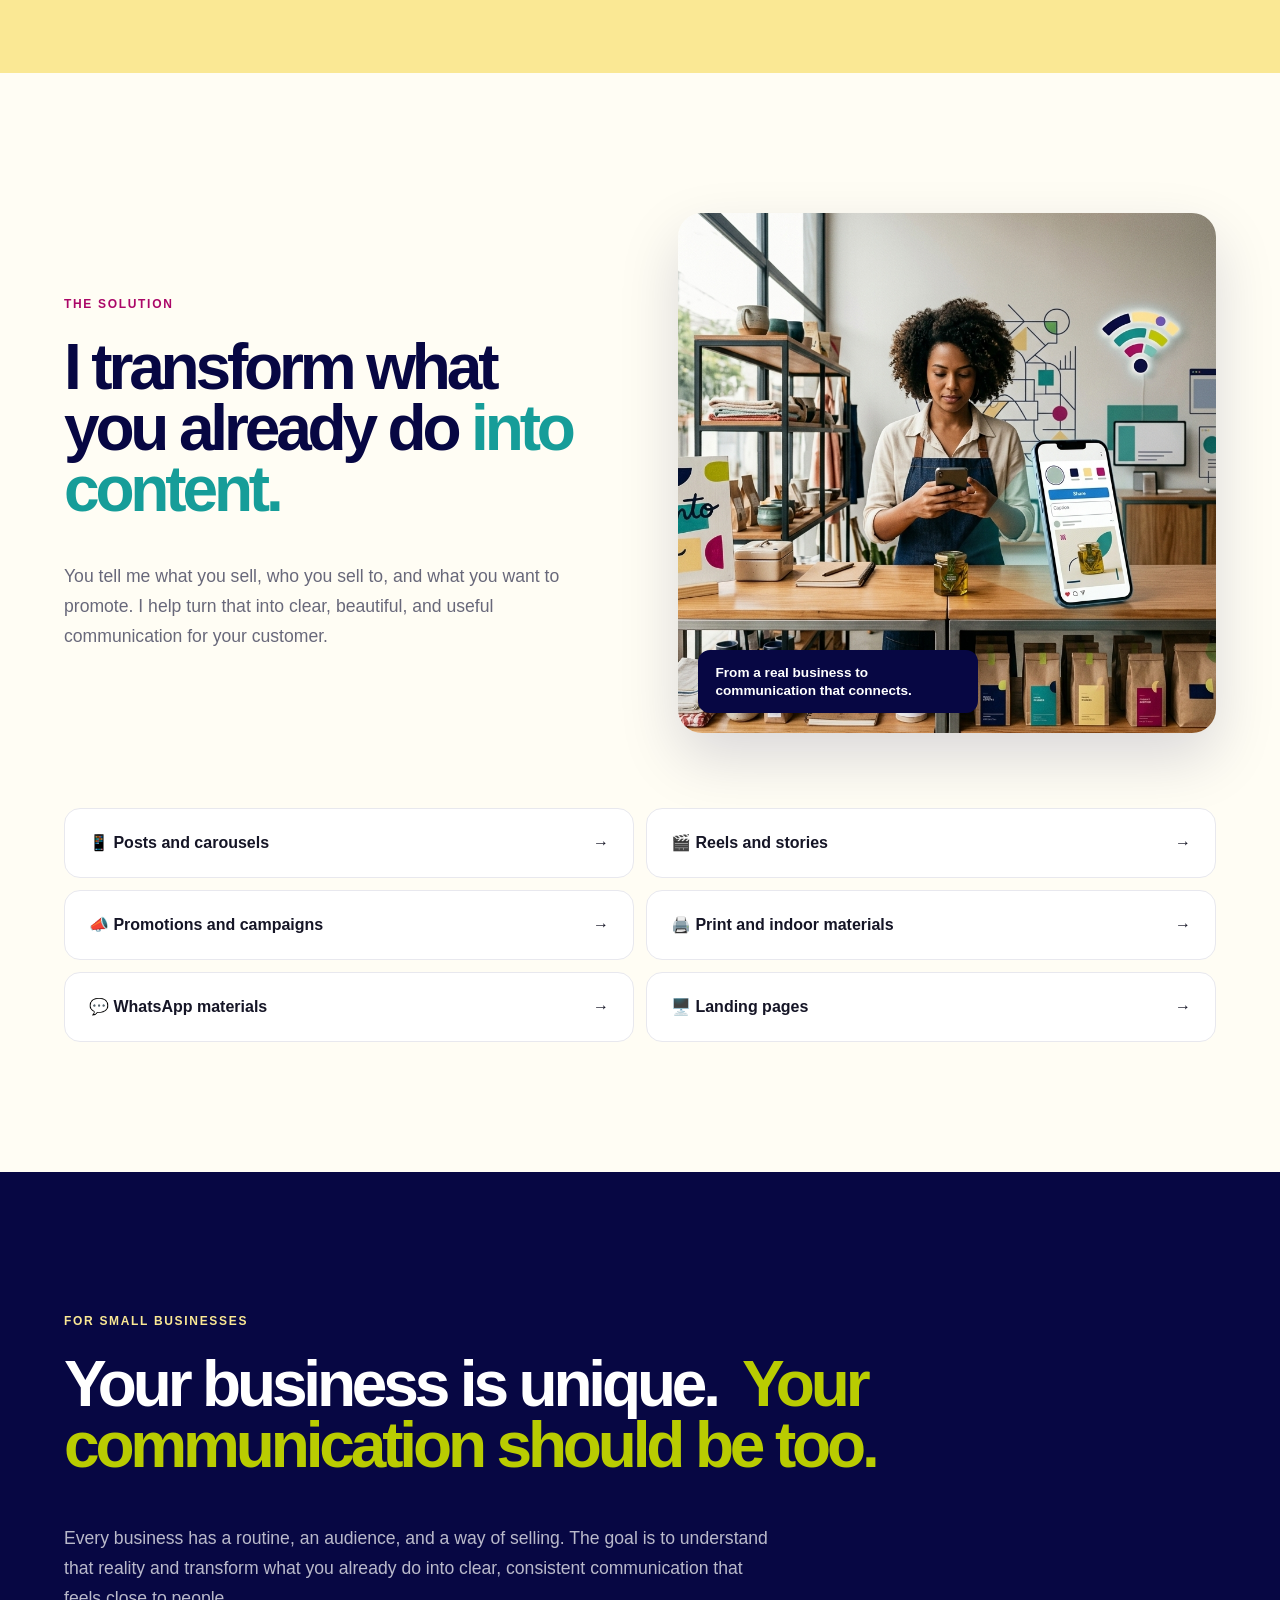
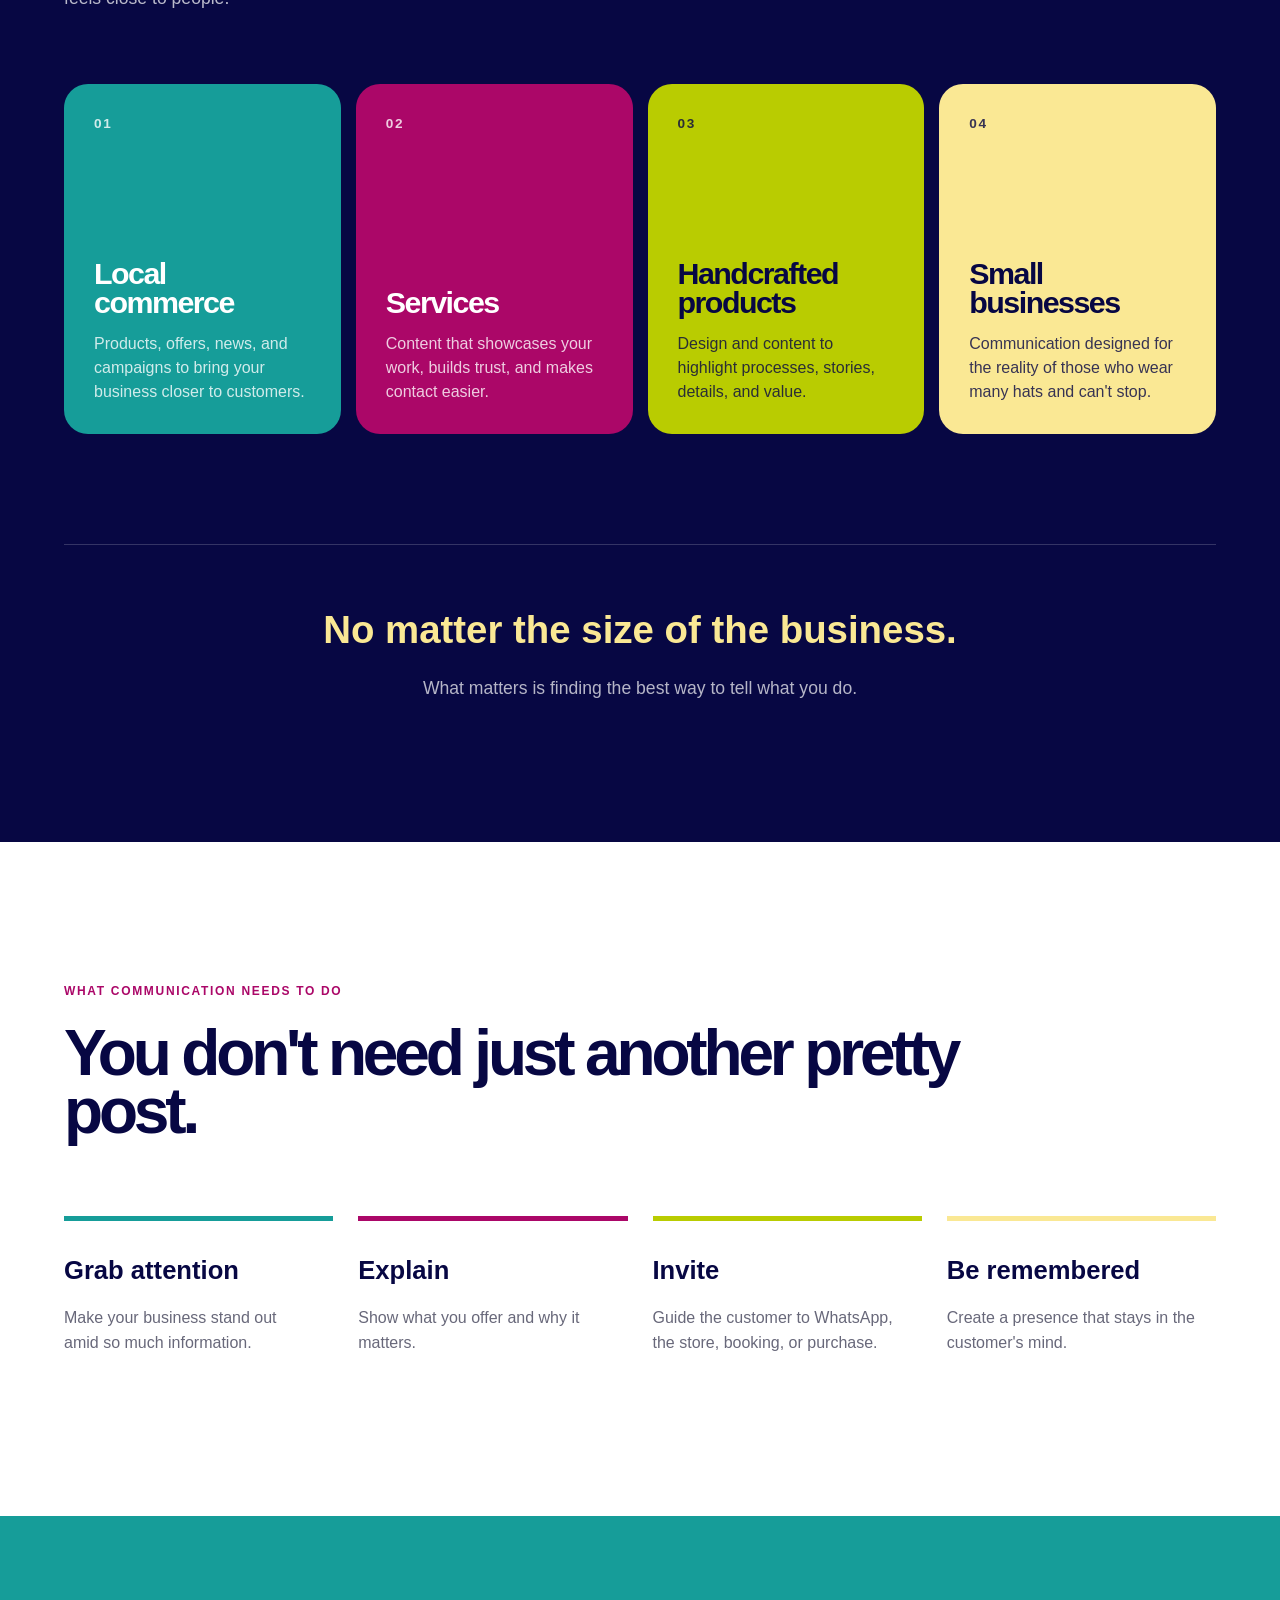
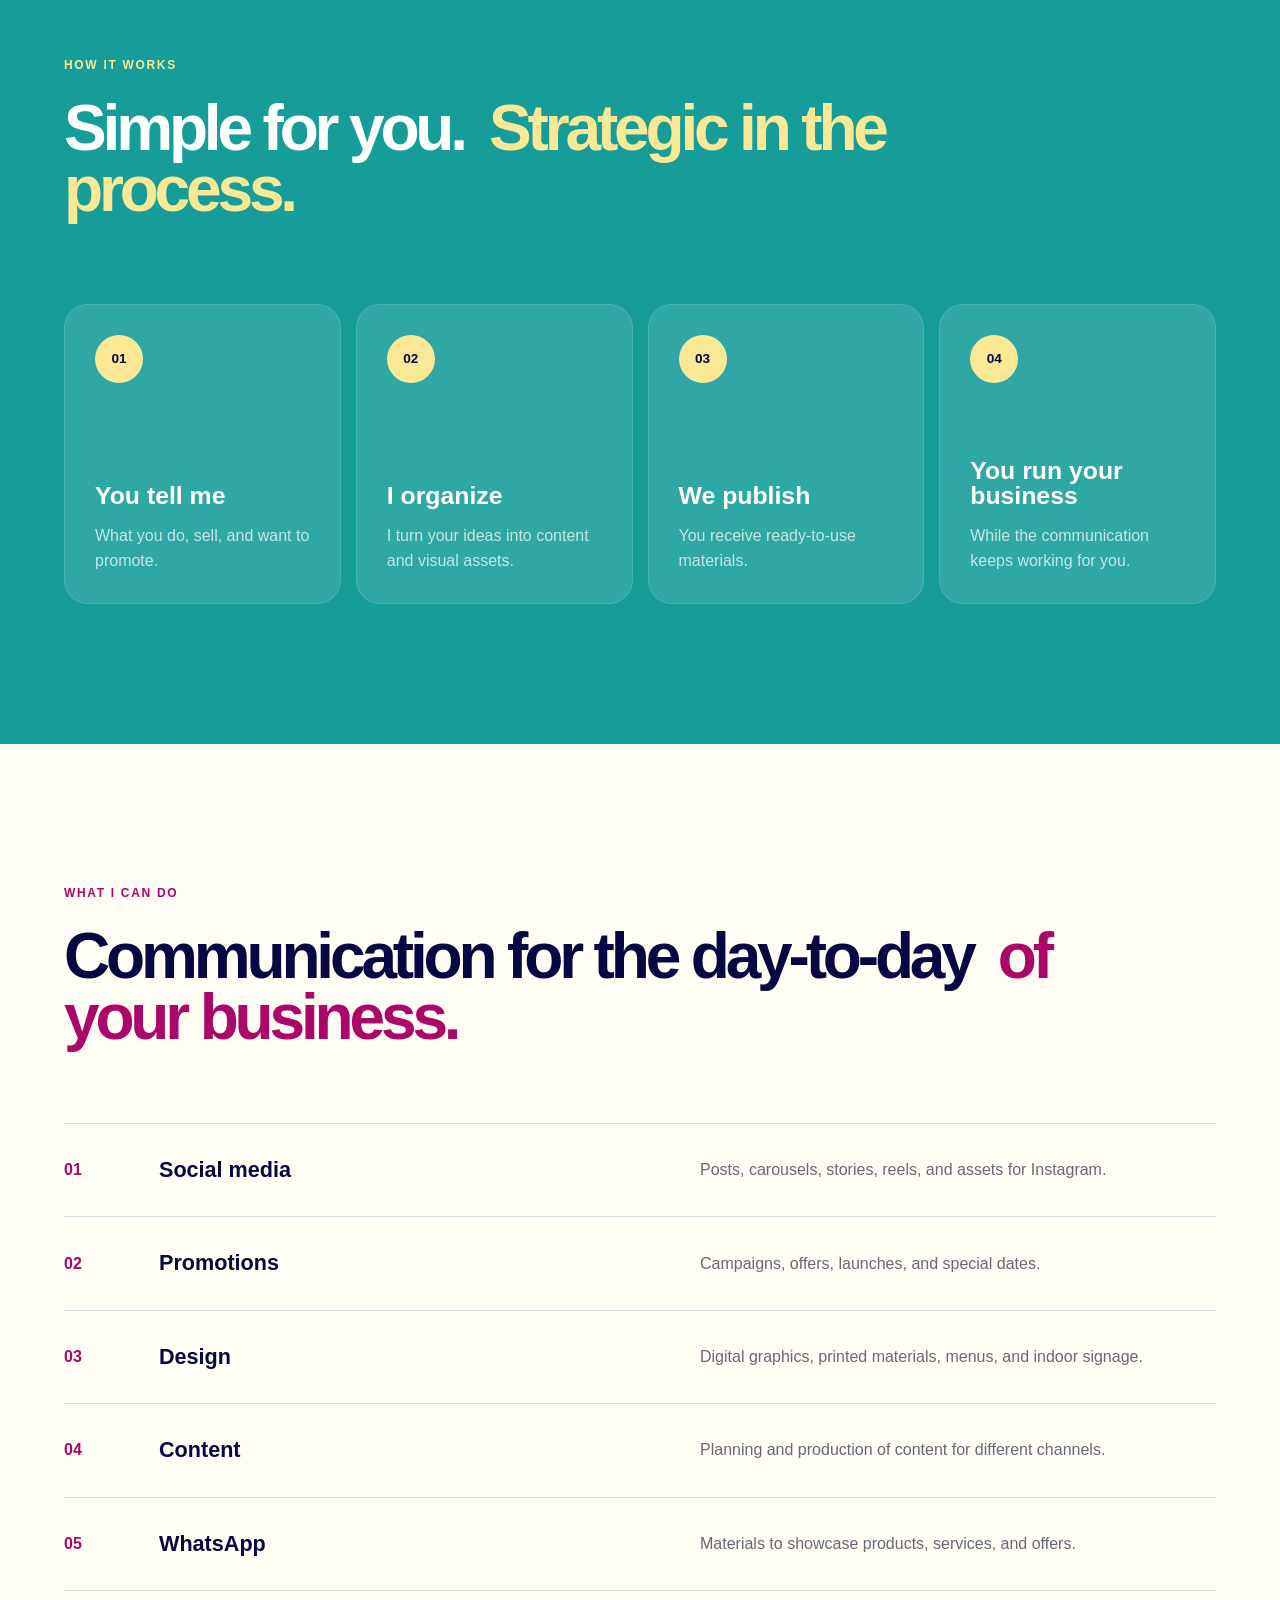
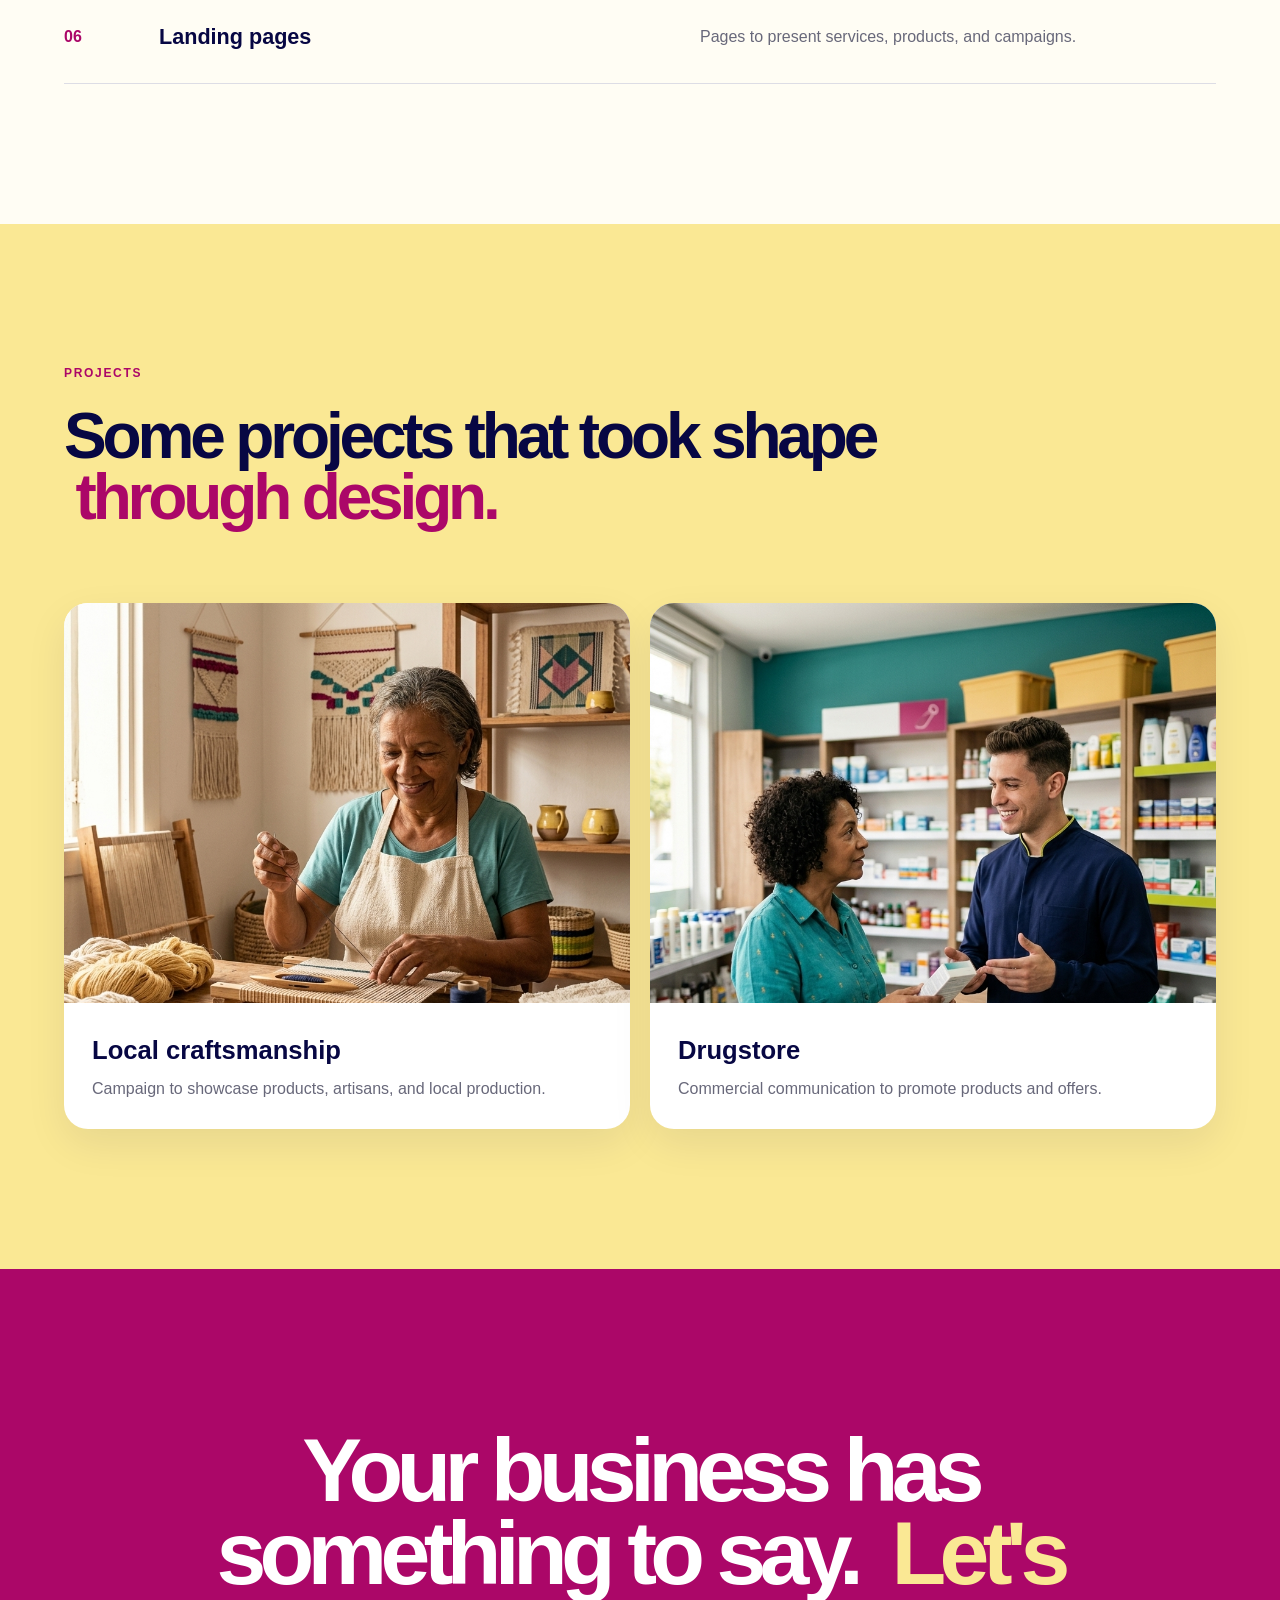
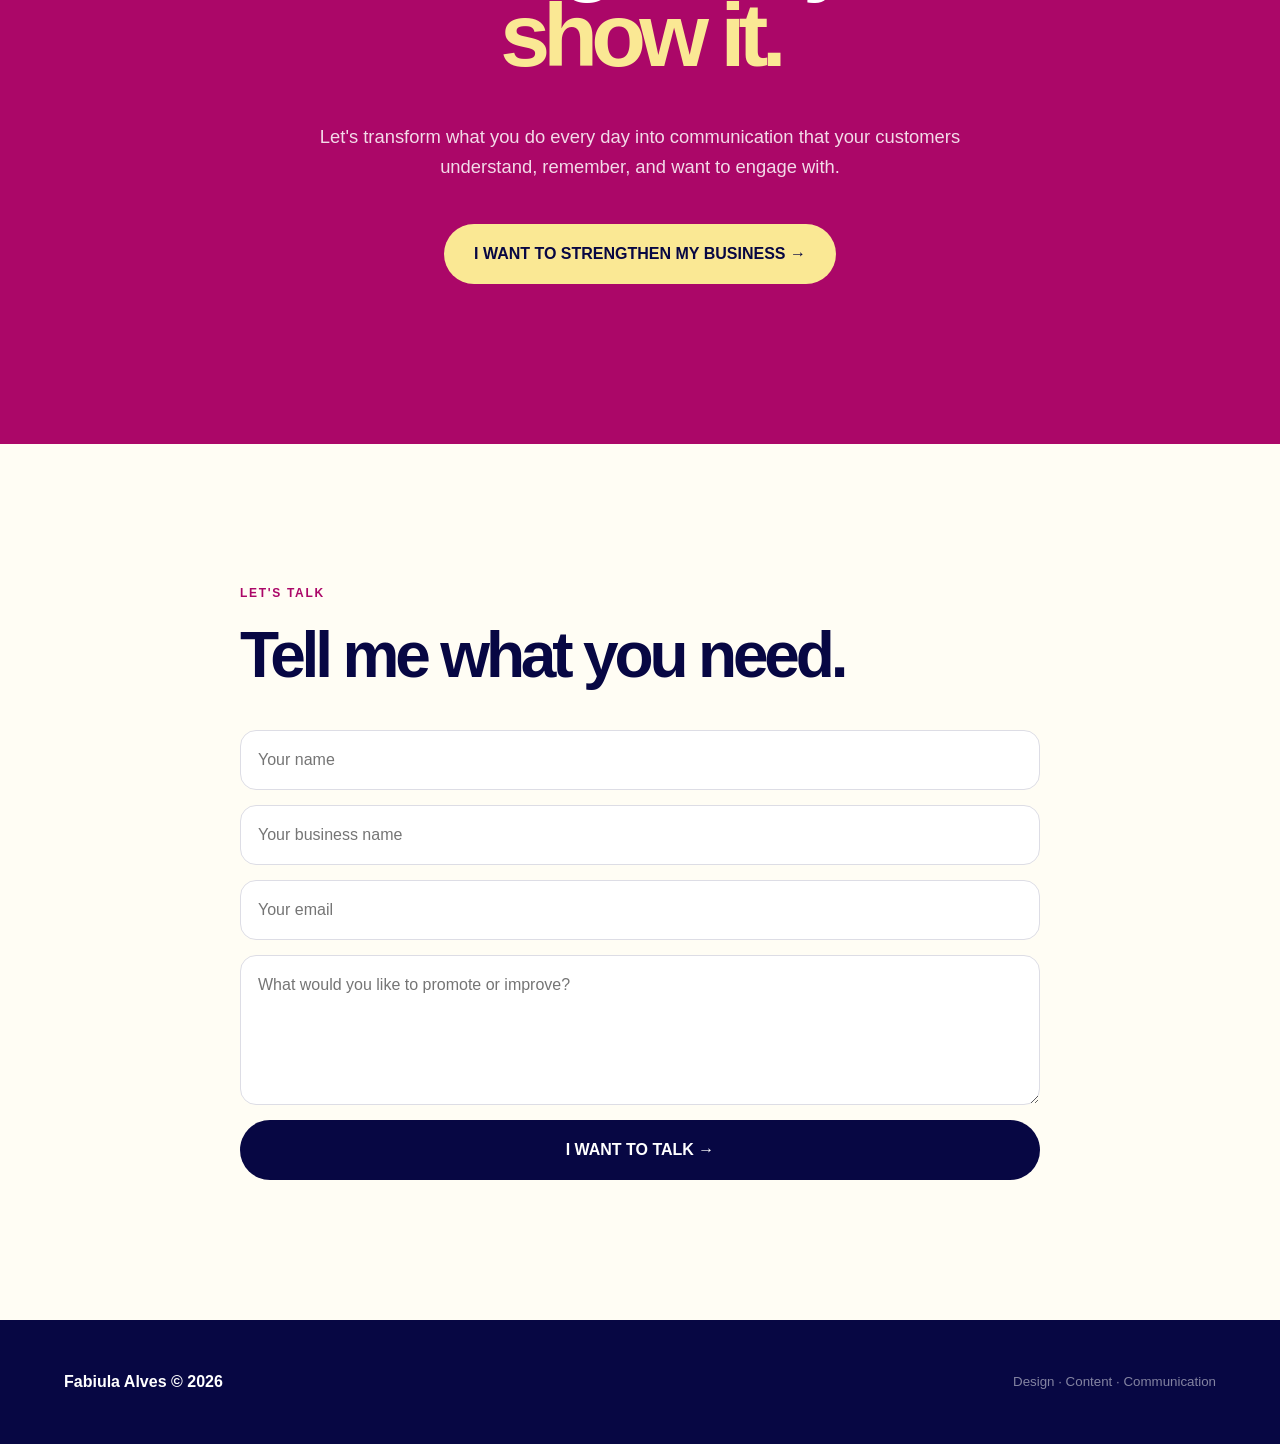
<file: landingpage_en.html>
<!DOCTYPE html>
<html lang="en">

<head>

  <meta charset="UTF-8">

  <meta
    name="viewport"
    content="width=device-width, initial-scale=1.0"
  >

  <meta
    name="description"
    content="Design, content, and communication for small businesses."
  >

  <title>
    You take care of the business. I take care of the communication.
  </title>


  <style>

    /* =====================================================
       COLORS
    ===================================================== */

    :root {

      --navy: #070743;
      --teal: #169d99;
      --lime: #b9cc01;
      --yellow: #fae894;
      --magenta: #ab0768;

      --cream: #fffdf4;
      --white: #ffffff;
      --black: #151526;
      --gray: #68687a;
      --light-gray: #e8e8ee;

      --radius: 24px;
      --radius-small: 16px;

      --shadow:
        0 20px 60px rgba(7, 7, 67, .12);

      --transition:
        .3s ease;

    }


    /* =====================================================
       RESET
    ===================================================== */

    * {
      margin: 0;
      padding: 0;
      box-sizing: border-box;
    }


    html {
      scroll-behavior: smooth;
    }


    body {

      font-family:
        Arial,
        Helvetica,
        sans-serif;

      background:
        var(--cream);

      color:
        var(--black);

      line-height:
        1.5;

      overflow-x:
        hidden;

    }


    img {

      width:
        100%;

      display:
        block;

    }


    a {

      color:
        inherit;

      text-decoration:
        none;

    }


    button,
    input,
    textarea {

      font:
        inherit;

    }


    /* =====================================================
       HEADER
    ===================================================== */

    header {

      position:
        fixed;

      top:
        0;

      left:
        0;

      width:
        100%;

      z-index:
        1000;

      padding:
        18px 5%;

      transition:
        var(--transition);

    }


    header.scrolled {

      background:
        rgba(7, 7, 67, .96);

      backdrop-filter:
        blur(14px);

    }


    nav {

      max-width:
        1200px;

      margin:
        0 auto;

      display:
        flex;

      align-items:
        center;

      justify-content:
        space-between;

    }


    .logo {

      color:
        var(--white);

      font-size:
        1.1rem;

      font-weight:
        900;

      letter-spacing:
        -.04em;

    }


    .nav-links {

      display:
        flex;

      align-items:
        center;

      gap:
        30px;

      color:
        white;

      font-size:
        .9rem;

      font-weight:
        700;

    }


    .nav-cta {

      background:
        var(--lime);

      color:
        var(--navy);

      padding:
        12px 20px;

      border-radius:
        999px;

      transition:
        var(--transition);

    }


    .nav-cta:hover {

      background:
        var(--yellow);

      transform:
        translateY(-2px);

    }


    .menu-toggle {

      display:
        none;

      border:
        none;

      background:
        transparent;

      color:
        white;

      font-size:
        1.8rem;

      cursor:
        pointer;

    }


    /* =====================================================
       HERO
    ===================================================== */

    .hero {

      min-height:
        100vh;

      background:
        var(--navy);

      color:
        white;

      display:
        grid;

      grid-template-columns:
        1.05fr .95fr;

      align-items:
        center;

      gap:
        80px;

      padding:
        140px 5% 90px;

      position:
        relative;

      overflow:
        hidden;

    }


    .hero::before {

      content:
        "";

      position:
        absolute;

      width:
        500px;

      height:
        500px;

      background:
        var(--magenta);

      border-radius:
        50%;

      filter:
        blur(130px);

      opacity:
        .22;

      right:
        -200px;

      top:
        -180px;

    }


    .hero-content {

      max-width:
        850px;

      position:
        relative;

      z-index:
        2;

    }


    .eyebrow {

      display:
        inline-block;

      color:
        var(--yellow);

      font-size:
        .75rem;

      font-weight:
        900;

      text-transform:
        uppercase;

      letter-spacing:
        .14em;

      margin-bottom:
        28px;

    }


    /*
      IMPORTANT:

      Phrases remain in the same title,
      but each keeps its own color.

      We do not use <br>.
      The browser breaks lines naturally
      based on the available width.
    */

    .hero-title {

      font-size:
        clamp(3.2rem, 7vw, 7rem);

      line-height:
        .92;

      letter-spacing:
        -.075em;

      margin-bottom:
        40px;

      max-width:
        900px;

    }


    .hero-title .title-blue {

      color:
        var(--white);

    }


    .hero-title .title-teal {

      color:
        var(--teal);

    }


    /*
      Spacing between the two phrases,
      without forcing a new line.
    */

    .hero-title .title-part + .title-part {

      margin-left:
        .22em;

    }


    .hero-text {

      max-width:
        560px;

      color:
        rgba(255,255,255,.78);

      font-size:
        1.15rem;

      line-height:
        1.65;

      margin-bottom:
        38px;

    }


    .primary-btn {

      display:
        inline-flex;

      align-items:
        center;

      justify-content:
        center;

      gap:
        10px;

      background:
        var(--lime);

      color:
        var(--navy);

      padding:
        18px 25px;

      border-radius:
        999px;

      font-weight:
        900;

      transition:
        var(--transition);

    }


    .primary-btn:hover {

      background:
        var(--yellow);

      transform:
        translateY(-4px);

      box-shadow:
        0 15px 35px
        rgba(185,204,1,.25);

    }


    .hero-image {

      position:
        relative;

      z-index:
        2;

    }


    .hero-image img {

      height:
        650px;

      object-fit:
        cover;

      border-radius:
        var(--radius);

      box-shadow:
        0 30px 80px
        rgba(0,0,0,.35);

    }


    /* =====================================================
       ANIMATION
    ===================================================== */

    .reveal {

      opacity:
        0;

      transform:
        translateY(30px);

      transition:
        opacity .7s ease,
        transform .7s ease;

    }


    .reveal.visible {

      opacity:
        1;

      transform:
        translateY(0);

    }


    /* =====================================================
       LABEL
    ===================================================== */

    .section-label {

      color:
        var(--magenta);

      font-size:
        .75rem;

      font-weight:
        900;

      text-transform:
        uppercase;

      letter-spacing:
        .14em;

      margin-bottom:
        24px;

    }


    /* =====================================================
       PAIN
    ===================================================== */

    .pain {

      background:
        var(--yellow);

      padding:
        130px 5% 120px;

    }


    .pain-inner {

      max-width:
        1200px;

      margin:
        0 auto;

    }


    .pain h2 {

      max-width:
        850px;

      color:
        var(--navy);

      font-size:
        clamp(2.8rem, 5vw, 5.3rem);

      line-height:
        .92;

      letter-spacing:
        -.065em;

      margin-bottom:
        65px;

    }


    .pain-grid {

      display:
        grid;

      grid-template-columns:
        repeat(5, 1fr);

      gap:
        12px;

    }


    .pain-card {

      min-height:
        210px;

      background:
        var(--cream);

      padding:
        25px;

      border-radius:
        var(--radius-small);

      display:
        flex;

      flex-direction:
        column;

      justify-content:
        space-between;

      transition:
        var(--transition);

    }


    .pain-card:hover {

      transform:
        translateY(-8px);

      background:
        white;

      box-shadow:
        var(--shadow);

    }


    .pain-card span {

      font-size:
        1.8rem;

    }


    .pain-card p {

      color:
        var(--navy);

      font-size:
        1.05rem;

      font-weight:
        800;

      line-height:
        1.15;

    }


    .pain-answer {

      text-align:
        center;

      color:
        var(--navy);

      font-size:
        clamp(1.8rem, 3vw, 3rem);

      font-weight:
        900;

      letter-spacing:
        -.04em;

      margin-top:
        90px;

      padding:
        0 20px;

    }


    /* =====================================================
       SOLUTION
    ===================================================== */

    .solution {

      background:
        var(--cream);

      padding:
        140px 5% 130px;

    }


    .solution-inner {

      max-width:
        1200px;

      margin:
        0 auto;

      display:
        grid;

      grid-template-columns:
        1fr 1fr;

      gap:
        75px;

      align-items:
        center;

    }


    .solution h2 {

      color:
        var(--navy);

      font-size:
        clamp(2.8rem, 5vw, 5rem);

      line-height:
        .95;

      letter-spacing:
        -.065em;

      margin-bottom:
        42px;

    }


    /*
      Keeps different colors within the same title.
    */

    .solution-title .highlight {

      color:
        var(--teal);

    }


    .solution-intro {

      max-width:
        560px;

      color:
        var(--gray);

      font-size:
        1.1rem;

      line-height:
        1.7;

    }


    .solution-image {

      position:
        relative;

    }


    .solution-image img {

      width:
        100%;

      height:
        520px;

      object-fit:
        cover;

      border-radius:
        var(--radius);

      box-shadow:
        0 25px 60px
        rgba(7,7,67,.15);

    }


    .image-caption {

      position:
        absolute;

      left:
        20px;

      bottom:
        20px;

      max-width:
        280px;

      padding:
        14px 18px;

      border-radius:
        12px;

      background:
        var(--navy);

      color:
        white;

      font-size:
        .85rem;

      font-weight:
        700;

      line-height:
        1.3;

    }


    .solution-list {

      grid-column:
        1 / -1;

      display:
        grid;

      grid-template-columns:
        repeat(2, 1fr);

      gap:
        12px;

    }


    .solution-item {

      padding:
        22px 24px;

      border-radius:
        var(--radius-small);

      background:
        white;

      border:
        1px solid
        var(--light-gray);

      display:
        flex;

      align-items:
        center;

      justify-content:
        space-between;

      transition:
        var(--transition);

    }


    .solution-item:hover {

      background:
        var(--teal);

      color:
        white;

      transform:
        translateX(7px);

    }


    /* =====================================================
       WHO IT'S FOR
    ===================================================== */

    .businesses {

      background:
        var(--navy);

      color:
        white;

      padding:
        140px 5%;

    }


    .businesses-inner {

      max-width:
        1200px;

      margin:
        0 auto;

    }


    .businesses .section-label {

      color:
        var(--yellow);

    }


    /*
      Each part keeps its color,
      but there is NO <br>.
    */

    .businesses h2 {

      max-width:
        1000px;

      font-size:
        clamp(2.8rem, 5vw, 5.2rem);

      line-height:
        .95;

      letter-spacing:
        -.065em;

      margin-bottom:
        48px;

    }


    .business-title-first {

      color:
        var(--white);

    }


    .business-title-second {

      color:
        var(--lime);

      margin-left:
        .18em;

    }


    .businesses-intro {

      max-width:
        720px;

      color:
        rgba(255,255,255,.72);

      font-size:
        1.1rem;

      line-height:
        1.7;

      margin-bottom:
        70px;

    }


    .business-grid {

      display:
        grid;

      grid-template-columns:
        repeat(4, 1fr);

      gap:
        15px;

    }


    .business-card {

      min-height:
        350px;

      padding:
        30px;

      border-radius:
        var(--radius);

      display:
        flex;

      flex-direction:
        column;

      justify-content:
        space-between;

      overflow:
        hidden;

      transition:
        var(--transition);

    }


    .business-card:hover {

      transform:
        translateY(-8px);

      box-shadow:
        0 25px 50px
        rgba(0,0,0,.2);

    }


    .business-card:nth-child(1) {

      background:
        var(--teal);

    }


    .business-card:nth-child(2) {

      background:
        var(--magenta);

    }


    .business-card:nth-child(3) {

      background:
        var(--lime);

      color:
        var(--navy);

    }


    .business-card:nth-child(4) {

      background:
        var(--yellow);

      color:
        var(--navy);

    }


    .business-icon {

      font-size:
        .85rem;

      font-weight:
        900;

      letter-spacing:
        .12em;

      opacity:
        .8;

    }


    .business-card h3 {

      font-size:
        1.9rem;

      line-height:
        .95;

      letter-spacing:
        -.05em;

      margin-bottom:
        15px;

    }


    .business-card p {

      margin:
        0;

      line-height:
        1.5;

      opacity:
        .8;

    }


    /* =====================================================
       FINAL PHRASE FOR WHO IT'S FOR
    ===================================================== */

    .businesses-bottom {

      margin-top:
        110px;

      padding-top:
        65px;

      border-top:
        1px solid
        rgba(255,255,255,.18);

      text-align:
        center;

    }


    .businesses-bottom strong {

      display:
        block;

      color:
        var(--yellow);

      font-size:
        clamp(1.8rem, 3vw, 2.7rem);

      line-height:
        1.05;

    }


    .businesses-bottom span {

      display:
        block;

      max-width:
        600px;

      margin:
        25px auto 0;

      color:
        rgba(255,255,255,.7);

      font-size:
        1.1rem;

    }


    /* =====================================================
       RESULTS
    ===================================================== */

    .results {

      background:
        white;

      padding:
        140px 5%;

    }


    .results-inner {

      max-width:
        1200px;

      margin:
        0 auto;

    }


    .results h2 {

      max-width:
        900px;

      color:
        var(--navy);

      font-size:
        clamp(2.8rem, 5vw, 5rem);

      line-height:
        .92;

      letter-spacing:
        -.065em;

      margin-bottom:
        75px;

    }


    .result-grid {

      display:
        grid;

      grid-template-columns:
        repeat(4, 1fr);

      gap:
        25px;

    }


    .result {

      padding:
        30px 20px 20px 0;

      border-top:
        5px solid
        var(--teal);

    }


    .result:nth-child(2) {

      border-color:
        var(--magenta);

    }


    .result:nth-child(3) {

      border-color:
        var(--lime);

    }


    .result:nth-child(4) {

      border-color:
        var(--yellow);

    }


    .result h3 {

      color:
        var(--navy);

      font-size:
        1.6rem;

      margin-bottom:
        15px;

    }


    .result p {

      color:
        var(--gray);

      line-height:
        1.6;

    }


    /* =====================================================
       PROCESS
    ===================================================== */

    .process {

      background:
        var(--teal);

      color:
        white;

      padding:
        140px 5%;

    }


    .process-inner {

      max-width:
        1200px;

      margin:
        0 auto;

    }


    .process .section-label {

      color:
        var(--yellow);

    }


    .process h2 {

      max-width:
        1000px;

      font-size:
        clamp(2.8rem, 5vw, 5rem);

      line-height:
        .95;

      letter-spacing:
        -.065em;

      margin-bottom:
        85px;

    }


    .process-title-one {

      color:
        var(--white);

    }


    .process-title-two {

      color:
        var(--yellow);

      margin-left:
        .18em;

    }


    .process-grid {

      display:
        grid;

      grid-template-columns:
        repeat(4, 1fr);

      gap:
        15px;

    }


    .step {

      min-height:
        300px;

      background:
        rgba(255,255,255,.11);

      border:
        1px solid
        rgba(255,255,255,.12);

      border-radius:
        var(--radius);

      padding:
        30px;

      display:
        flex;

      flex-direction:
        column;

      justify-content:
        space-between;

      transition:
        var(--transition);

    }


    .step:hover {

      background:
        rgba(255,255,255,.18);

      transform:
        translateY(-7px);

    }


    .step-number {

      width:
        48px;

      height:
        48px;

      display:
        flex;

      align-items:
        center;

      justify-content:
        center;

      border-radius:
        50%;

      background:
        var(--yellow);

      color:
        var(--navy);

      font-size:
        .85rem;

      font-weight:
        900;

    }


    .step-content {

      margin-top:
        40px;

    }


    .step h3 {

      font-size:
        1.55rem;

      line-height:
        1;

      margin-bottom:
        15px;

    }


    .step p {

      color:
        rgba(255,255,255,.72);

      line-height:
        1.55;

    }


    /* =====================================================
       SERVICES
    ===================================================== */

    .services {

      background:
        var(--cream);

      padding:
        140px 5%;

    }


    .services-inner {

      max-width:
        1200px;

      margin:
        0 auto;

    }


    .services h2 {

      max-width:
        1000px;

      color:
        var(--navy);

      font-size:
        clamp(2.8rem, 5vw, 5rem);

      line-height:
        .95;

      letter-spacing:
        -.065em;

      margin-bottom:
        75px;

    }


    .services-title-first {

      color:
        var(--navy);

    }


    .services-title-second {

      color:
        var(--magenta);

      margin-left:
        .18em;

    }


    .service-list {

      border-top:
        1px solid
        #dddde5;

    }


    .service {

      display:
        grid;

      grid-template-columns:
        70px 1fr 1fr;

      gap:
        25px;

      align-items:
        center;

      padding:
        30px 0;

      border-bottom:
        1px solid
        #dddde5;

    }


    .service-number {

      color:
        var(--magenta);

      font-weight:
        900;

    }


    .service h3 {

      color:
        var(--navy);

      font-size:
        1.35rem;

    }


    .service p {

      color:
        var(--gray);

      line-height:
        1.5;

    }


    /* =====================================================
       PORTFOLIO
    ===================================================== */

    .portfolio {

      background:
        var(--yellow);

      padding:
        140px 5%;

    }


    .portfolio-inner {

      max-width:
        1200px;

      margin:
        0 auto;

    }


    .portfolio h2 {

      max-width:
        1000px;

      color:
        var(--navy);

      font-size:
        clamp(2.8rem, 5vw, 5rem);

      line-height:
        .95;

      letter-spacing:
        -.065em;

      margin-bottom:
        75px;

    }


    .portfolio-title-first {

      color:
        var(--navy);

    }


    .portfolio-title-second {

      color:
        var(--magenta);

      margin-left:
        .18em;

    }


    .portfolio-grid {

      display:
        grid;

      grid-template-columns:
        repeat(2, 1fr);

      gap:
        20px;

    }


    .portfolio-card {

      background:
        white;

      border-radius:
        var(--radius);

      overflow:
        hidden;

      box-shadow:
        0 15px 40px
        rgba(7,7,67,.08);

    }


    .portfolio-card img {

      height:
        400px;

      object-fit:
        cover;

    }


    .portfolio-content {

      padding:
        28px;

    }


    .portfolio-content h3 {

      color:
        var(--navy);

      font-size:
        1.6rem;

      margin-bottom:
        8px;

    }


    .portfolio-content p {

      color:
        var(--gray);

    }


    /* =====================================================
       FINAL CTA
    ===================================================== */

    .final-cta {

      background:
        var(--magenta);

      color:
        white;

      padding:
        160px 5%;

      text-align:
        center;

    }


    .final-cta-inner {

      max-width:
        1050px;

      margin:
        0 auto;

    }


    .final-cta h2 {

      font-size:
        clamp(3.2rem, 7vw, 7rem);

      line-height:
        .92;

      letter-spacing:
        -.075em;

      margin-bottom:
        45px;

    }


    .final-title-first {

      color:
        var(--white);

    }


    .final-title-second {

      color:
        var(--yellow);

      margin-left:
        .18em;

    }


    .final-cta p {

      max-width:
        650px;

      margin:
        0 auto 42px;

      font-size:
        1.15rem;

      line-height:
        1.65;

      color:
        rgba(255,255,255,.85);

    }


    .cta-button {

      display:
        inline-flex;

      align-items:
        center;

      justify-content:
        center;

      background:
        var(--yellow);

      color:
        var(--navy);

      padding:
        18px 30px;

      border-radius:
        999px;

      font-weight:
        900;

      transition:
        var(--transition);

    }


    .cta-button:hover {

      background:
        white;

      transform:
        scale(1.04);

    }


    /* =====================================================
       CONTACT
    ===================================================== */

    .contact {

      background:
        var(--cream);

      padding:
        140px 5%;

    }


    .contact-inner {

      max-width:
        800px;

      margin:
        0 auto;

    }


    .contact h2 {

      color:
        var(--navy);

      font-size:
        clamp(2.8rem, 5vw, 5rem);

      line-height:
        .92;

      letter-spacing:
        -.065em;

      margin-bottom:
        45px;

    }


    form {

      display:
        grid;

      gap:
        15px;

    }


    input,
    textarea {

      width:
        100%;

      padding:
        17px;

      border:
        1px solid
        #dddde5;

      border-radius:
        var(--radius-small);

      background:
        white;

      outline:
        none;

      transition:
        var(--transition);

    }


    input:focus,
    textarea:focus {

      border-color:
        var(--teal);

      box-shadow:
        0 0 0 3px
        rgba(22,157,153,.1);

    }


    textarea {

      min-height:
        150px;

      resize:
        vertical;

    }


    .submit-btn {

      border:
        none;

      cursor:
        pointer;

      padding:
        18px;

      border-radius:
        999px;

      background:
        var(--navy);

      color:
        white;

      font-weight:
        900;

      transition:
        var(--transition);

    }


    .submit-btn:hover {

      background:
        var(--teal);

    }


    #form-message {

      display:
        none;

      margin-top:
        15px;

      padding:
        15px;

      background:
        var(--yellow);

      color:
        var(--navy);

      border-radius:
        var(--radius-small);

      font-weight:
        700;

    }


    /* =====================================================
       FOOTER
    ===================================================== */

    footer {

      background:
        var(--navy);

      color:
        white;

      padding:
        50px 5%;

    }


    .footer-inner {

      max-width:
        1200px;

      margin:
        0 auto;

      display:
        flex;

      align-items:
        center;

      justify-content:
        space-between;

      gap:
        30px;

    }


    footer small {

      color:
        rgba(255,255,255,.5);

    }


    /* =====================================================
       TABLET
    ===================================================== */

    @media (max-width: 1000px) {

      .hero,
      .solution-inner {

        grid-template-columns:
          1fr;

      }


      .hero-image img {

        height:
          520px;

      }


      .pain-grid {

        grid-template-columns:
          repeat(2, 1fr);

      }


      .business-grid {

        grid-template-columns:
          repeat(2, 1fr);

      }


      .result-grid {

        grid-template-columns:
          repeat(2, 1fr);

      }


      .process-grid {

        grid-template-columns:
          repeat(2, 1fr);

      }

    }


    /* =====================================================
       MOBILE
    ===================================================== */

    @media (max-width: 700px) {

      header {

        padding:
          16px 5%;

      }


      .nav-links {

        display:
          none;

        position:
          absolute;

        left:
          5%;

        right:
          5%;

        top:
          70px;

        padding:
          25px;

        background:
          var(--navy);

        border-radius:
          var(--radius-small);

        flex-direction:
          column;

        align-items:
          stretch;

      }


      .nav-links.active {

        display:
          flex;

      }


      .menu-toggle {

        display:
          block;

      }


      /* HERO */

      .hero {

        grid-template-columns:
          1fr;

        padding:
          120px 5% 70px;

        gap:
          55px;

      }


      .hero-title {

        font-size:
          3.5rem;

      }


      /*
        On mobile, phrases can break naturally.
        The spacing between colors remains small.
      */

      .hero-title .title-part + .title-part {

        margin-left:
          .12em;

      }


      .hero-image img {

        height:
          420px;

      }


      /* SECTIONS */

      .pain,
      .solution,
      .businesses,
      .results,
      .process,
      .services,
      .portfolio,
      .contact {

        padding:
          90px 5%;

      }


      /* PAIN */

      .pain-grid {

        grid-template-columns:
          1fr;

      }


      .pain-card {

        min-height:
          160px;

      }


      .pain-answer {

        margin-top:
          65px;

      }


      /* SOLUTION */

      .solution-inner {

        grid-template-columns:
          1fr;

        gap:
          40px;

      }


      .solution-image img {

        height:
          420px;

      }


      .solution-list {

        grid-column:
          auto;

        grid-template-columns:
          1fr;

      }


      /* WHO IT'S FOR */

      .business-grid {

        grid-template-columns:
          1fr;

      }


      .business-card {

        min-height:
          280px;

      }


      .businesses-bottom {

        margin-top:
          75px;

        padding-top:
          45px;

      }


      .business-title-second,
      .process-title-two,
      .services-title-second,
      .portfolio-title-second,
      .final-title-second {

        margin-left:
          0;

      }


      /* RESULTS */

      .result-grid {

        grid-template-columns:
          1fr;

      }


      /* PROCESS */

      .process-grid {

        grid-template-columns:
          1fr;

      }


      .step {

        min-height:
          250px;

      }


      .step-content {

        margin-top:
          25px;

      }


      /* SERVICES */

      .service {

        grid-template-columns:
          50px 1fr;

        gap:
          15px;

      }


      .service p {

        grid-column:
          2;

      }


      /* PORTFOLIO */

      .portfolio-grid {

        grid-template-columns:
          1fr;

      }


      .portfolio-card img {

        height:
          300px;

      }


      /* CTA */

      .final-cta {

        padding:
          110px 5%;

      }


      /* FOOTER */

      .footer-inner {

        flex-direction:
          column;

        align-items:
          flex-start;

      }

    }

  </style>

</head>


<body>


  <!-- =====================================================
       HEADER
  ===================================================== -->

  <header id="header">

    <nav>

      <a
        href="#"
        class="logo"
      >
        Fabiula Alves
      </a>


      <button
        class="menu-toggle"
        id="menuToggle"
        aria-label="Open menu"
        aria-expanded="false"
      >
        ☰
      </button>


      <div
        class="nav-links"
        id="navLinks"
      >

        <a href="#solucao">
          How I can help
        </a>

        <a href="#servicos">
          Services
        </a>

        <a href="#projetos">
          Projects
        </a>

        <a
          href="#contato"
          class="nav-cta"
        >
          Let's talk
        </a>

      </div>

    </nav>

  </header>


  <main>


    <!-- =====================================================
         HERO
    ===================================================== -->

    <section class="hero">

      <div class="hero-content reveal">

        <!--<span class="eyebrow">
          Design + content for small businesses
        </span>-->


        <h1 class="hero-title">

          <span class="title-part title-blue">
            You take care of the business.
          </span>

          <span class="title-part title-teal">
            <br>I take care of the communication.
          </span>

        </h1>


        <p class="hero-text">

          Content, design, and marketing for those who work
          every day to make their own business happen.

        </p>


        <a
          href="#contato"
          class="primary-btn"
        >
          I want to organize my communication →
        </a>

      </div>


      <div class="hero-image reveal">

        <img
          src="images/hero.png"
          alt="Person working on their small business"
        >

      </div>

    </section>


    <!-- =====================================================
         PAIN
    ===================================================== -->

    <section class="pain">

      <div class="pain-inner">

        <div class="section-label">
          If you have a small business...
        </div>


        <h2 class="reveal">
          Maybe you've already thought:
        </h2>


        <div class="pain-grid">


          <article class="pain-card reveal">

            <span>📱</span>

            <p>
              “I don't know what to post.”
            </p>

          </article>


          <article class="pain-card reveal">

            <span>😩</span>

            <p>
              “I post, but hardly anyone reaches out.”
            </p>

          </article>


          <article class="pain-card reveal">

            <span>⏰</span>

            <p>
              “I don't have time to manage Instagram.”
            </p>

          </article>


          <article class="pain-card reveal">

            <span>📣</span>

            <p>
              “I have a promotion, but I don't know how to promote it.”
            </p>

          </article>


          <article class="pain-card reveal">

            <span>💭</span>

            <p>
              “My business is good, but my profile doesn't show it.”
            </p>

          </article>


        </div>


        <p class="pain-answer reveal">
          You don't have to do everything alone.
        </p>

      </div>

    </section>


    <!-- =====================================================
         SOLUTION
    ===================================================== -->

    <section
      class="solution"
      id="solucao"
    >

      <div class="solution-inner">


        <div class="solution-content reveal">

          <div class="section-label">
            The solution
          </div>


          <h2 class="solution-title">

            I transform what you already do
            <span class="highlight">
              into content.
            </span>

          </h2>


          <p class="solution-intro">

            You tell me what you sell, who you sell to, and
            what you want to promote. I help turn that
            into clear, beautiful, and useful communication for
            your customer.

          </p>

        </div>


        <div class="solution-image reveal">

          <img
            src="images/solucao.png"
            alt="Small business owner creating content to promote her business"
          >


          <div class="image-caption">

            From a real business to communication that connects.

          </div>

        </div>


        <div class="solution-list">


          <div class="solution-item reveal">

            <strong>
              📱 Posts and carousels
            </strong>

            <span>→</span>

          </div>


          <div class="solution-item reveal">

            <strong>
              🎬 Reels and stories
            </strong>

            <span>→</span>

          </div>


          <div class="solution-item reveal">

            <strong>
              📣 Promotions and campaigns
            </strong>

            <span>→</span>

          </div>


          <div class="solution-item reveal">

            <strong>
              🖨️ Print and indoor materials
            </strong>

            <span>→</span>

          </div>


          <div class="solution-item reveal">

            <strong>
              💬 WhatsApp materials
            </strong>

            <span>→</span>

          </div>


          <div class="solution-item reveal">

            <strong>
              🖥️ Landing pages
            </strong>

            <span>→</span>

          </div>


        </div>

      </div>

    </section>


    <!-- =====================================================
         WHO IT'S FOR
    ===================================================== -->

    <section
      class="businesses"
      id="para-quem"
    >

      <div class="businesses-inner">

        <div class="section-label">
          For small businesses
        </div>


        <h2 class="reveal">

          <span class="business-title-first">
            Your business is unique.
          </span>

          <span class="business-title-second">
            Your communication should be too.
          </span>

        </h2>


        <p class="businesses-intro reveal">

          Every business has a routine, an audience, and a way
          of selling. The goal is to understand that reality and
          transform what you already do into clear,
          consistent communication that feels close to people.

        </p>


        <div class="business-grid">


          <article class="business-card reveal">

            <div class="business-icon">
              01
            </div>

            <div>

              <h3>
                Local commerce
              </h3>

              <p>
                Products, offers, news, and campaigns
                to bring your business closer to customers.
              </p>

            </div>

          </article>


          <article class="business-card reveal">

            <div class="business-icon">
              02
            </div>

            <div>

              <h3>
                Services
              </h3>

              <p>
                Content that showcases your work,
                builds trust, and makes contact easier.
              </p>

            </div>

          </article>


          <article class="business-card reveal">

            <div class="business-icon">
              03
            </div>

            <div>

              <h3>
                Handcrafted products
              </h3>

              <p>
                Design and content to highlight processes,
                stories, details, and value.
              </p>

            </div>

          </article>


          <article class="business-card reveal">

            <div class="business-icon">
              04
            </div>

            <div>

              <h3>
                Small businesses
              </h3>

              <p>
                Communication designed for the reality
                of those who wear many hats and can't stop.
              </p>

            </div>

          </article>


        </div>


        <div class="businesses-bottom reveal">

          <strong>
            No matter the size of the business.
          </strong>

          <span>
            What matters is finding the best way to tell
            what you do.
          </span>

        </div>

      </div>

    </section>


    <!-- =====================================================
         RESULTS
    ===================================================== -->

    <section class="results">

      <div class="results-inner">

        <div class="section-label">
          What communication needs to do
        </div>


        <h2 class="reveal">
          You don't need just another pretty post.
        </h2>


        <div class="result-grid">


          <article class="result reveal">

            <h3>
              Grab attention
            </h3>

            <p>
              Make your business stand out
              amid so much information.
            </p>

          </article>


          <article class="result reveal">

            <h3>
              Explain
            </h3>

            <p>
              Show what you offer
              and why it matters.
            </p>

          </article>


          <article class="result reveal">

            <h3>
              Invite
            </h3>

            <p>
              Guide the customer to WhatsApp,
              the store, booking, or purchase.
            </p>

          </article>


          <article class="result reveal">

            <h3>
              Be remembered
            </h3>

            <p>
              Create a presence that stays
              in the customer's mind.
            </p>

          </article>


        </div>

      </div>

    </section>


    <!-- =====================================================
         PROCESS
    ===================================================== -->

    <section
      class="process"
      id="processo"
    >

      <div class="process-inner">

        <div class="section-label">
          How it works
        </div>


        <h2 class="reveal">

          <span class="process-title-one">
            Simple for you.
          </span>

          <span class="process-title-two">
            Strategic in the process.
          </span>

        </h2>


        <div class="process-grid">


          <article class="step reveal">

            <div class="step-number">
              01
            </div>

            <div class="step-content">

              <h3>
                You tell me
              </h3>

              <p>
                What you do, sell, and want to promote.
              </p>

            </div>

          </article>


          <article class="step reveal">

            <div class="step-number">
              02
            </div>

            <div class="step-content">

              <h3>
                I organize
              </h3>

              <p>
                I turn your ideas
                into content and visual assets.
              </p>

            </div>

          </article>


          <article class="step reveal">

            <div class="step-number">
              03
            </div>

            <div class="step-content">

              <h3>
                We publish
              </h3>

              <p>
                You receive ready-to-use
                materials.
              </p>

            </div>

          </article>


          <article class="step reveal">

            <div class="step-number">
              04
            </div>

            <div class="step-content">

              <h3>
                You run your business
              </h3>

              <p>
                While the communication
                keeps working for you.
              </p>

            </div>

          </article>


        </div>

      </div>

    </section>


    <!-- =====================================================
         SERVICES
    ===================================================== -->

    <section
      class="services"
      id="servicos"
    >

      <div class="services-inner">

        <div class="section-label">
          What I can do
        </div>


        <h2 class="reveal">

          <span class="services-title-first">
            Communication for the day-to-day
          </span>

          <span class="services-title-second">
            of your business.
          </span>

        </h2>


        <div class="service-list">


          <div class="service reveal">

            <span class="service-number">
              01
            </span>

            <h3>
              Social media
            </h3>

            <p>
              Posts, carousels, stories,
              reels, and assets for Instagram.
            </p>

          </div>


          <div class="service reveal">

            <span class="service-number">
              02
            </span>

            <h3>
              Promotions
            </h3>

            <p>
              Campaigns, offers, launches,
              and special dates.
            </p>

          </div>


          <div class="service reveal">

            <span class="service-number">
              03
            </span>

            <h3>
              Design
            </h3>

            <p>
              Digital graphics, printed materials,
              menus, and indoor signage.
            </p>

          </div>


          <div class="service reveal">

            <span class="service-number">
              04
            </span>

            <h3>
              Content
            </h3>

            <p>
              Planning and production of content
              for different channels.
            </p>

          </div>


          <div class="service reveal">

            <span class="service-number">
              05
            </span>

            <h3>
              WhatsApp
            </h3>

            <p>
              Materials to showcase products,
              services, and offers.
            </p>

          </div>


          <div class="service reveal">

            <span class="service-number">
              06
            </span>

            <h3>
              Landing pages
            </h3>

            <p>
              Pages to present services,
              products, and campaigns.
            </p>

          </div>


        </div>

      </div>

    </section>


    <!-- =====================================================
         PORTFOLIO
    ===================================================== -->

    <section
      class="portfolio"
      id="projetos"
    >

      <div class="portfolio-inner">

        <div class="section-label">
          Projects
        </div>


        <h2 class="reveal">

          <span class="portfolio-title-first">
            Some projects that took shape
          </span>

          <span class="portfolio-title-second">
            through design.
          </span>

        </h2>


        <div class="portfolio-grid">


          <article class="portfolio-card reveal">

            <img
              src="images/artesanato.png"
              alt="Campaign highlighting local craftsmanship"
            >

            <div class="portfolio-content">

              <h3>
                Local craftsmanship
              </h3>

              <p>
                Campaign to showcase products,
                artisans, and local production.
              </p>

            </div>

          </article>


          <article class="portfolio-card reveal">

            <img
              src="images/drogaria.png"
              alt="Communication project for a drugstore"
            >

            <div class="portfolio-content">

              <h3>
                Drugstore
              </h3>

              <p>
                Commercial communication to
                promote products and offers.
              </p>

            </div>

          </article>


        </div>

      </div>

    </section>


    <!-- =====================================================
         FINAL CTA
    ===================================================== -->

    <section class="final-cta">

      <div class="final-cta-inner reveal">


        <h2>

          <span class="final-title-first">
            Your business has something to say.
          </span>

          <span class="final-title-second">
            Let's show it.
          </span>

        </h2>


        <p>

          Let's transform what you do every day
          into communication that your customers understand,
          remember, and want to engage with.

        </p>


        <a
          href="#contato"
          class="cta-button"
        >
          I WANT TO STRENGTHEN MY BUSINESS →
        </a>

      </div>

    </section>


    <!-- =====================================================
         CONTACT
    ===================================================== -->

    <section
      class="contact"
      id="contato"
    >

      <div class="contact-inner">

        <div class="section-label">
          Let's talk
        </div>


        <h2>
          Tell me what you need.
        </h2>


        <form id="contactForm">

          <input
            type="text"
            name="name"
            placeholder="Your name"
            required
          >


          <input
            type="text"
            name="business"
            placeholder="Your business name"
            required
          >


          <input
            type="email"
            name="email"
            placeholder="Your email"
            required
          >


          <textarea
            name="message"
            placeholder="What would you like to promote or improve?"
            required
          ></textarea>


          <button
            type="submit"
            class="submit-btn"
          >
            I WANT TO TALK →
          </button>

        </form>


        <div id="form-message">
          Thank you! Your message has been received.
        </div>

      </div>

    </section>

  </main>


  <!-- =====================================================
       FOOTER
  ===================================================== -->

  <footer>

    <div class="footer-inner">

      <strong>
        Fabiula Alves © 2026
      </strong>

      <small>
        Design · Content · Communication
      </small>

    </div>

  </footer>


  <script>


    /* =====================================================
       HEADER
    ===================================================== */

    const header =
      document.getElementById("header");


    window.addEventListener(
      "scroll",
      () => {

        if (window.scrollY > 50) {

          header.classList.add("scrolled");

        } else {

          header.classList.remove("scrolled");

        }

      }
    );


    /* =====================================================
       MOBILE MENU
    ===================================================== */

    const menuToggle =
      document.getElementById("menuToggle");


    const navLinks =
      document.getElementById("navLinks");


    menuToggle.addEventListener(
      "click",
      () => {

        const isOpen =
          navLinks.classList.toggle("active");

        menuToggle.setAttribute(
          "aria-expanded",
          isOpen
        );

      }
    );


    document
      .querySelectorAll(".nav-links a")
      .forEach(
        link => {

          link.addEventListener(
            "click",
            () => {

              navLinks.classList.remove("active");

              menuToggle.setAttribute(
                "aria-expanded",
                "false"
              );

            }
          );

        }
      );


    /* =====================================================
       ANIMATION
    ===================================================== */

    const revealElements =
      document.querySelectorAll(".reveal");


    const observer =
      new IntersectionObserver(
        entries => {

          entries.forEach(
            entry => {

              if (
                entry.isIntersecting
              ) {

                entry.target.classList.add(
                  "visible"
                );

                observer.unobserve(
                  entry.target
                );

              }

            }
          );

        },
        {
          threshold:
            .12
        }
      );


    revealElements.forEach(
      element => {

        observer.observe(element);

      }
    );


    /* =====================================================
       FORM
    ===================================================== */

    const form =
      document.getElementById("contactForm");


    const formMessage =
      document.getElementById("form-message");


    form.addEventListener(
      "submit",
      event => {

        event.preventDefault();

        formMessage.style.display =
          "block";

        form.reset();

        setTimeout(
          () => {

            formMessage.style.display =
              "none";

          },
          5000
        );

      }
    );


  </script>

</body>

</html>
</file>
<file: css/main.css>
body {
  font-family: "Montserrat", sans-serif; }

/*Header Style*/
header {
  background: url("../images/fundo.jpg") no-repeat center center;
  position: relative;
  height: 100vh;
  min-height: 600px;
  max-height: 1080px;
  background-size: cover; }

a.navbar-brand {
  color: rgba(255, 255, 255, 0.85) !important;
  font-weight: 500; }
  a.navbar-brand:hover, a.navbar-brand:active {
    color: #fff !important; }

.navbar-dark .navbar-nav .nav-link {
  color: rgba(255, 255, 255, 0.85);
  letter-spacing: 1.5px;
  font-size: 0.95rem;
  line-height: 3;
  font-weight: 500; }
  .navbar-dark .navbar-nav .nav-link:hover, .navbar-dark .navbar-nav .nav-link:active {
    color: #fff; }

.da-home-page-text {
  color: #fff; }
  .da-home-page-text h2 {
    font-weight: 500; }
  .da-home-page-text h3 {
    line-height: 1.5; }

@media (max-width: 575.98px) {
  .da-home-page-text .display-3 {
    font-size: 2.5rem; }
  .da-home-page-text h3 {
    font-size: 1rem; } }

/*Projects Style*/
.da-projects .da-project-1 {
  position: relative;
  min-height: 450px;
  background-size: cover;
  background-image: center center; }

.da-projects .da-project-2 {
  position: relative;
  min-height: 450px;
  background-size: cover;
  background-image: center center; }

@media (max-width: 992px) {
  .da-projects .da-project-icon {
    margin-right: 15px; } }

/* Expertise Skills Style */
.da-expertise .da-exp-skills {
  padding: 70px 40px 60px 40px; }

.da-expertise .progress-bar {
  transform: scaleX(0);
  transition: transform 2s ease-in-out;
  transform-origin: 0% 0%; }

.da-expertise .aos-animate {
  transform: scaleX(1); }

.da-expertise .da-exp-image {
  background-image: center center;
  background-size: cover;
  min-height: 450px; }


/*Image Gallery Style*/
.da-gallery .card-columns .card {
  border: none;
  border-radius: none; 
  
}

@media (max-width: 992px) {
  .da-gallery .card-columns {
    -moz-column-count: 2;
         column-count: 2; } }

@media (max-width: 576px) {
  .da-gallery .card-columns {
    -moz-column-count: 1;
         column-count: 1; } }

/* Company Brand Style */
.da-company-brand img {
  opacity: 0.6;
  width: 90%; }

.da-company-brand img:hover {
  opacity: 1; }


/*Footer*/
footer .da-social-link {
  color: #fff;
  text-decoration: none; }

footer ul {
  padding: 0; }
  footer ul li {
    list-style-type: none; }

/* Credit Style */
a.credit {
  color: inherit;
  border-bottom: 1px dashed;
  text-decoration: none;
  cursor: pointer; }

/*Scroll Top Style*/
#scrolltop {
  display: none;
  position: fixed;
  bottom: 20px;
  right: 20px; }
  #scrolltop .btn {
    border-radius: 50%; }

.icon {
  display: inline-flex;
  align-self: center;
  position: relative; }

/*Common Style*/
.da-section {
  padding: 50px 0; }

  a:link {
    text-decoration: none;
  }
</file>
